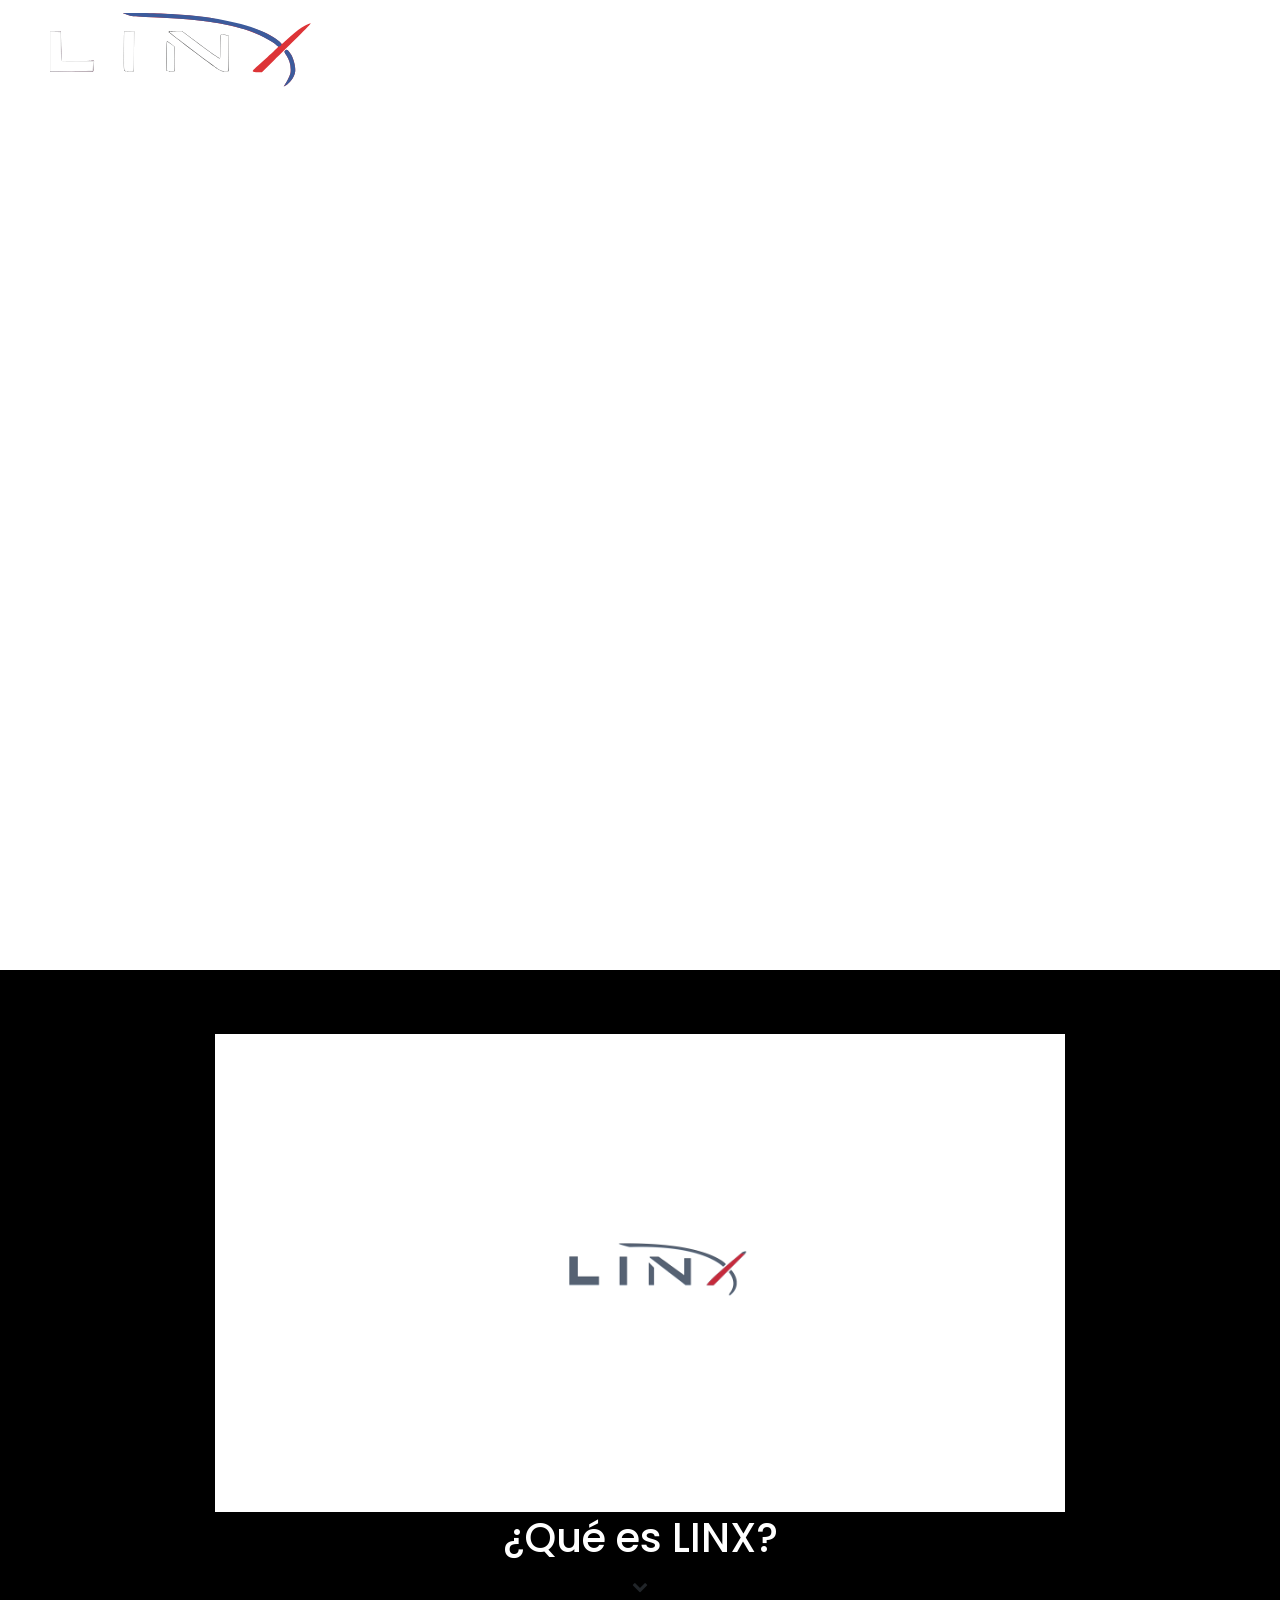
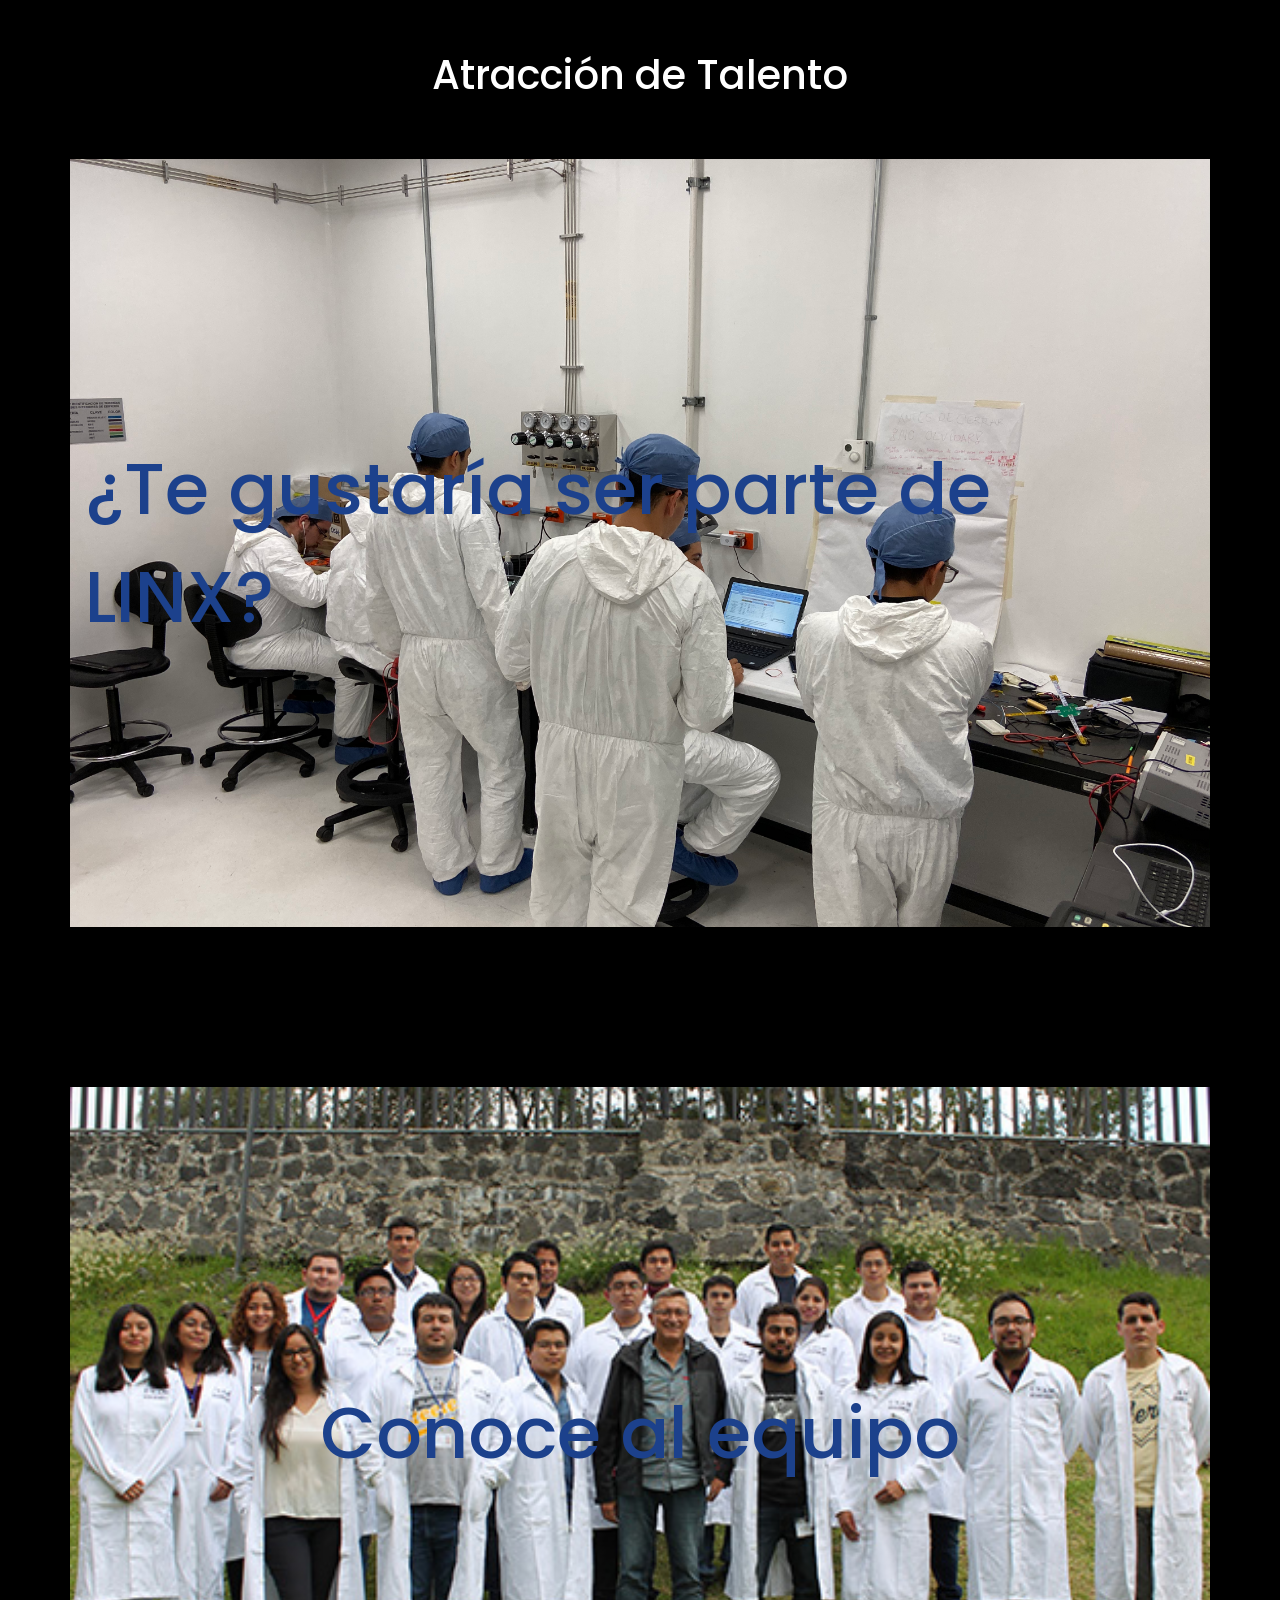
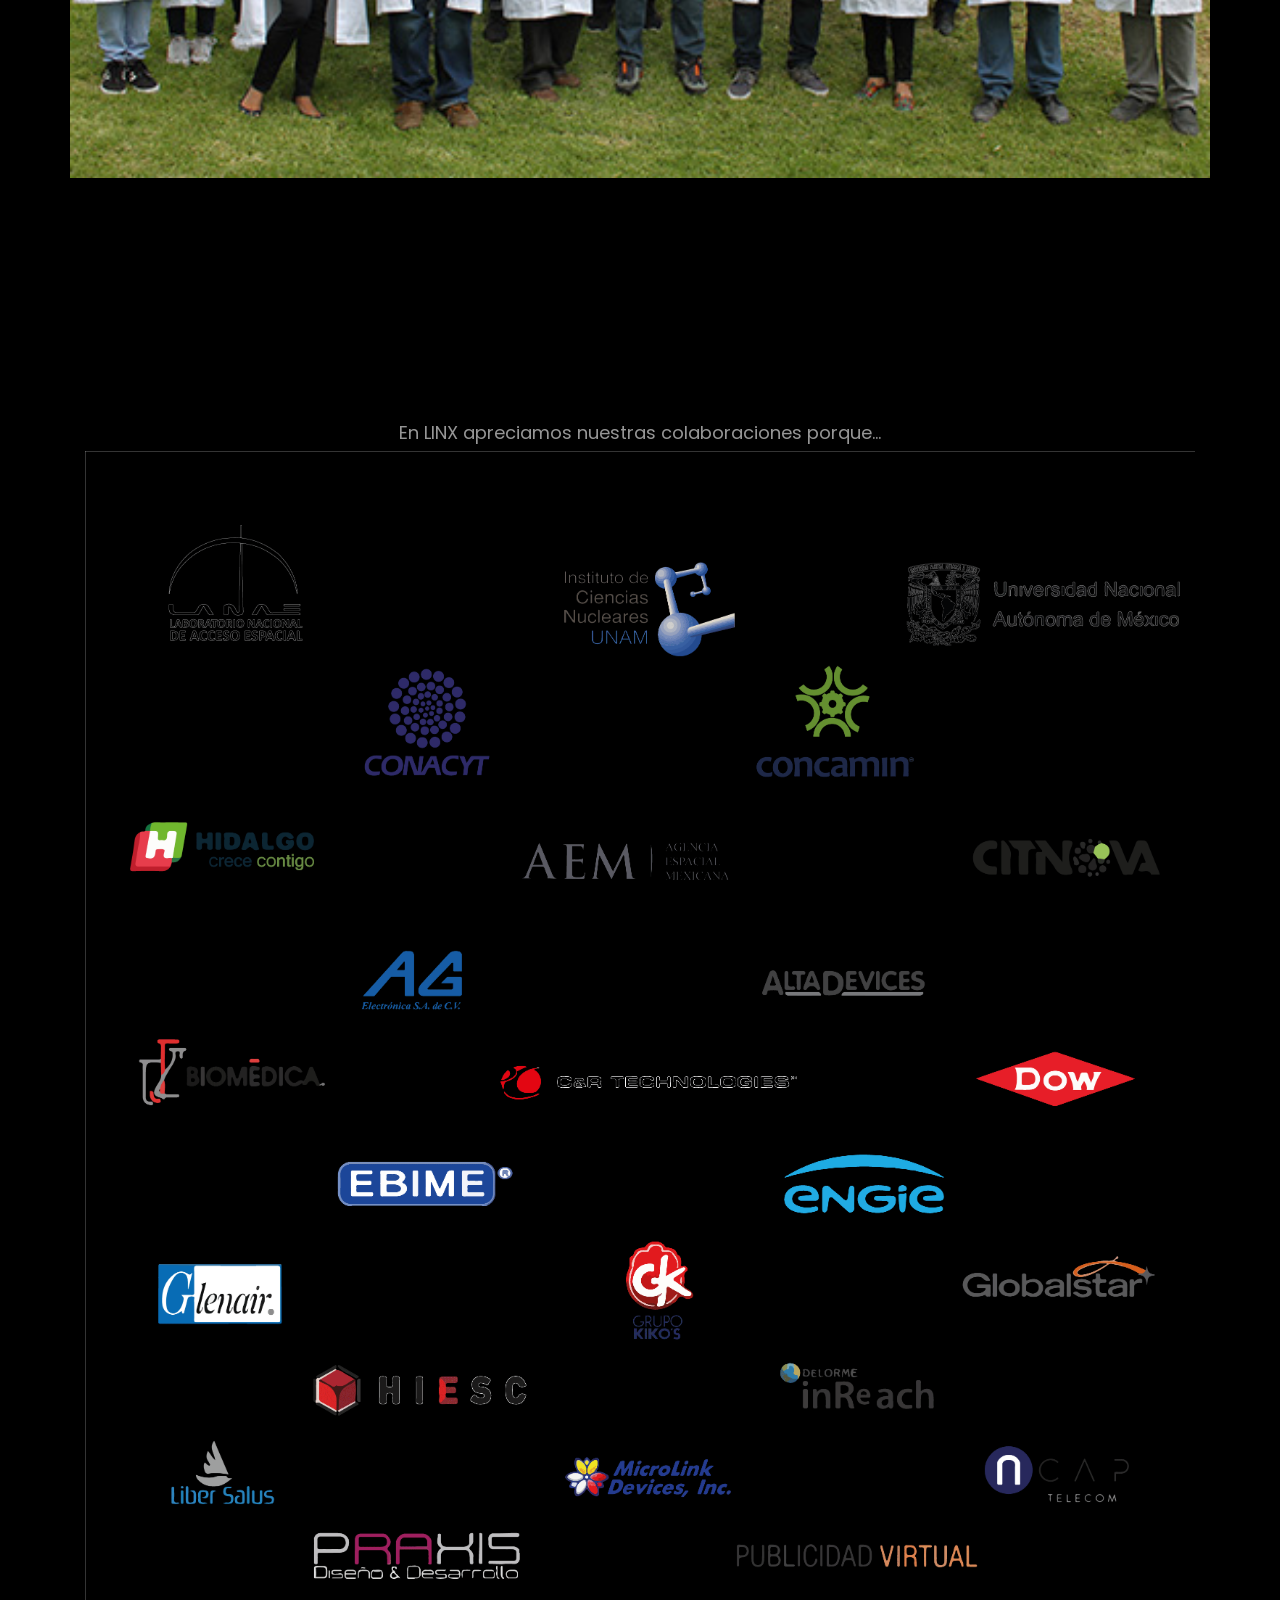
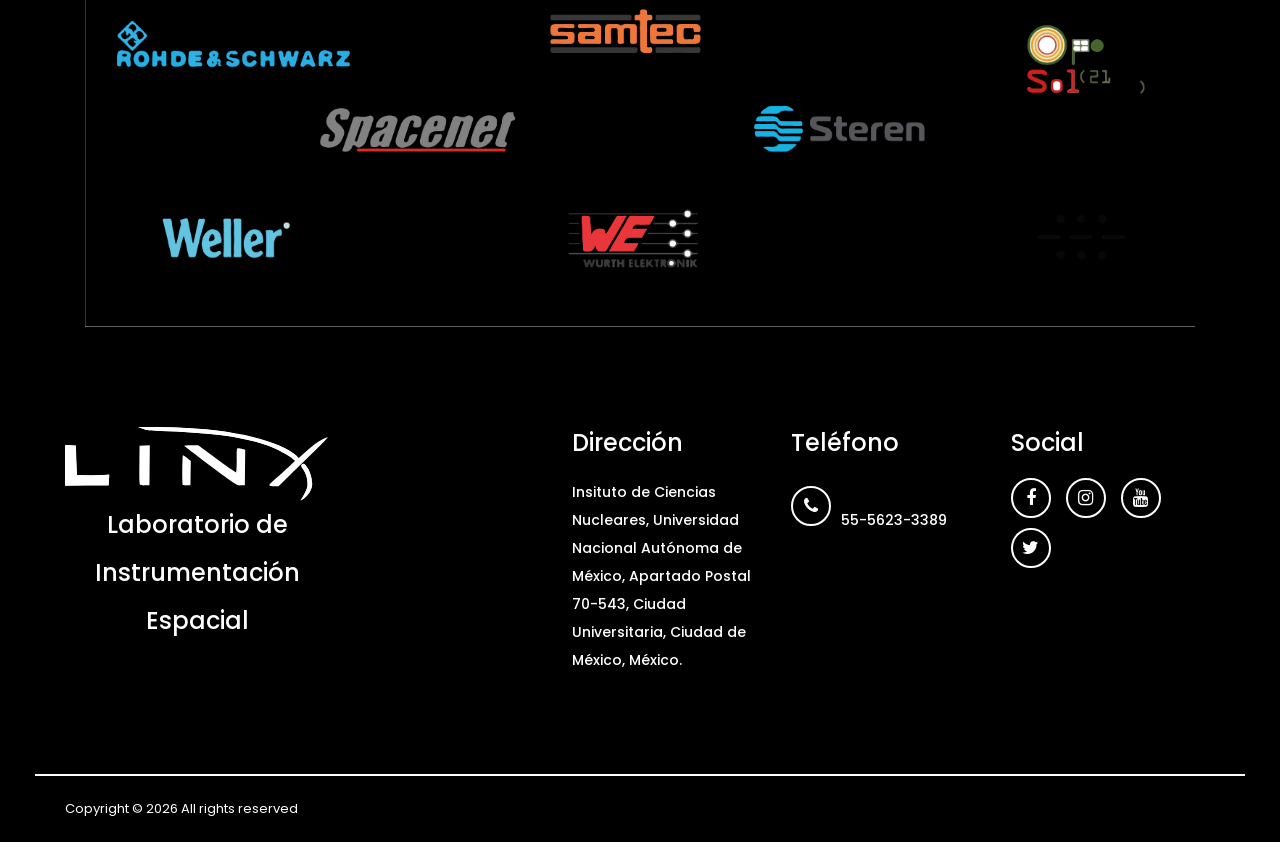
<file: linx/index.html>
<!DOCTYPE html>
<html lang="en">

<head>
    <meta charset="UTF-8">
    <meta name="description" content="">
    <meta http-equiv="X-UA-Compatible" content="IE=edge">
    <meta name="viewport" content="width=device-width, initial-scale=1, shrink-to-fit=no">
    <!-- The above 4 meta tags *must* come first in the head; any other head content must come *after* these tags -->

    <!-- Title -->
    <title>LINX</title>

    <!-- Favicon -->
    <link rel="icon" href="img/LINX_BNA_VECTOR2.svg">

    <!-- Stylesheet -->
    <link rel="stylesheet" href="style.css">

</head>

<body>
    <!-- Preloader -->
    <div class="preloader d-flex align-items-center justify-content-center">
        <div class="lds-ellipsis">
            <div></div>
            <div></div>
        </div>
    </div>

    <!-- ##### Header Area Start ##### -->
    <header class="header-area">
        <!-- Navbar Area -->
        <div class="pixel-main-menu" id="sticker">
            <div class="classy-nav-container breakpoint-off">
                <div class="container-fluid">
                    <!-- Menu -->
                    <nav class="classy-navbar justify-content-between" id="pixelNav">

                        <!-- Nav brand -->
                        <a href="index.html" class="nav-brand"><img src="img/LINX_blanco_azul_y_rojo.svg" style="max-width: 70%;" alt=""></a>

                        <!-- Navbar Toggler -->
                        <div class="classy-navbar-toggler">
                            <span class="navbarToggler"><span></span><span></span><span></span></span>
                        </div>

                        <!-- Menu -->
                        <div class="classy-menu">

                            <!-- Close Button -->
                            <div class="classycloseIcon">
                                <div class="cross-wrap"><span class="top"></span><span class="bottom"></span></div>
                            </div>

                            <!-- Nav Start -->
                            <div class="classynav">
                                <ul>
                                    <input id="searchInput" hidden placeholder="Buscar..." style="background-color: transparent; border: none; color: white;" type="text"></input>
                                    <li>
                                        <a id="searchBtn" type="text" class="fa fa-search" button></a>
                                    </li>
                                    <li><a href="redes.html">Redes</a></li>
                                    </li>

                                    <li><a href="contact.html">Contacto</a></li>
                                    <li><a href="">Menú</a>
                                        <ul class="dropdown" style="border-radius: 5%;width: auto;">
                                            <li><a href="proyectos.html">Proyectos </a></li>
                                            <li><a href="media.html">Galería</a></li>
                                            <li><a href="divulgacion.html">Divulgación</a></li>
                                        </ul>
                                    </li>

                                </ul>
                            </div>
                            <!-- Nav End -->
                        </div>
                    </nav>
                </div>
            </div>
        </div>
    </header>
    <!-- ##### Header Area End ##### -->


    <!-- ##### Hero Area Start ##### -->
    <section class="hero-area">
        <div class="hero-slideshow owl-carousel">

            <!-- Single Slide-1gif -->
            <div class="single-slide">
                <!-- Background Image-->
                <div class="slide-bg-img bg-img" style="background-image: url(https://media.giphy.com/media/Yv66XRlbWCuQw/source.gif);"></div>
                <div class="container h-100">
                    <div class="row h-100 align-items-center">
                        <div class="col-12 col-lg-9">

                        </div>
                    </div>
                </div>
            </div>
            <!-- Single Slide-1gif -->
            <div class="single-slide">
                <!-- Background Image-->
                <div class="slide-bg-img bg-img" style="background-image: url(https://media.giphy.com/media/Yv66XRlbWCuQw/source.gif)"></div>
                <!-- Welcome Text -->
                <div class="container h-100">
                    <div class="row h-100 align-items-center">
                        <div class="col-12 col-lg-9">
                        </div>
                    </div>
                </div>
            </div>

        </div>
    </section>
    <!-- ##### Hero Area End ##### -->
    <!-- ##### Sobre Linx Start ##### -->
    <div class="section-padding-0-0 text-center wow justify-content-center  " data-wow-delay="100ms " style="margin-top: 0%;background-color: black;display: flex; ">
        <div class="align-items-center justify-content-center " style="margin-top: 5%; ">
            <div class="align-items-center justify-content-center" style="display: block;">
                <div class="justify-content-center" style="display: flex;">
                    <img class="align-items-center justify-content-center" src="/linx/img/media/GIF-LINX2.gif" style="width: 850px; background-color:white ; " alt=""></div>
                <h1 style="width: 100%;display: inline-block;color:white"> ¿Qué es LINX?
                </h1>

                <a><i id="que_es_linx" class="fa fa-chevron-down"></i></a>
                <div hidden id="que_es_linx_text">
                    <p style="width: 50%;display: inline-block;color:white">LINX es el primer laboratorio en el país en poner instrumentación espacial en la estratósfera y que colabora y desarrolla instrumentación en conjunto con agencias espaciales internacionales. El objetivo de LINX es el desarrollo de
                        proyectos espaciales de alto impacto en ingeniería y ciencias básicas y aplicadas, con una fuerte componente de formación de recursos humanos en el sector espacial mexicano.

                    </p>
                    <div class="pixel-projects-menu row justify-content-center">
                        <div class=" portfolio-menu col-lg-4 col-sm-4 col-md-4">
                            <button class="btn botonesVision">Misión</button>
                        </div>
                        <div class="portfolio-menu col-lg-4 col-sm-4 col-md-4">
                            <button class="btn botonesVision">Visión</button>
                        </div>
                        <div class="portfolio-menu col-lg-4 col-sm-4 col-md-4">
                            <button class="btn botonesVision ">Valores</button>
                        </div>
                    </div>
                    <div id="Misión" class="single_gallery_item  fadeInUp">
                        <p>
                        </p>
                    </div>
                    <div id="Visión" class="single_gallery_item  fadeInUp">
                        <p>
                        </p>
                    </div>
                    <div id="Valores" class="single_gallery_item  fadeInUp">
                        <p>
                        </p>
                    </div>

                </div>
            </div>
        </div>
    </div>

    <!-- ##### Sobre Linx End ##### -->
    <!-- ##### Colmena Start 
    <section class="hero-area " >
        <div class=" " >

            <div class="single-slide2 " style="background-color: black; ">
                <div class="slide-bg-img bg-img align-items-center text-center " > <video width="100% " height="100% " controls visibility>
                    <source src="img/videos/Misión-Colmena_peregrine.mp4 " type="video/mp4 ">
                  Your browser does not support the video tag.
                  </video></div>
                <div class="container h-100 ">
                    <div class="row h-200 ">
                        <div class="col-1 ">
                            <div style="position: relative;margin-top: 70%; margin-left: 1%; ">
                                
                                
                                <a  href="# " class="btn pixel-btn mt-50 "  data-delay="700ms ">Conoce más</a>
                            </div>
                        </div>
                    </div>
                </div>
            </div>
        </div>
    </section>
     Colmena End ##### -->

    <!-- ##### reclutamiento Linx start #####-->

    <section style="background-color: black; ">
        <div class="section-padding-50-0 text-center wow fadeInUp " data-wow-delay="100ms ">
            <h1 style="color: white; ">Atracción de Talento</h1>
        </div>
        <div class="section-padding-50-0 text-center wow fadeInUp " data-wow-delay="100ms ">
        </div>
    </section>
    <section class="hero-area ">
        <div class=" ">

            <!-- Single Slide -->
            <div class="single-slide2 " style="color: black; ">
                <!-- Background Image-->


                <!-- Welcome Text -->
                <div class="container h-100 align-items-center justify-content-center slide-bg-img bg-img " style="background-image: url(/linx/img/logos/reclutamiento.jpeg);  ">
                    <div class="row h-100 justify-content-center align-items-center ">

                        <div class="welcome-text ">
                            <a href="reclutamiento.html " button>¿Te gustaría ser parte de LINX?</a>
                        </div>
                    </div>
                </div>
            </div>

        </div>
        </div>
    </section>


    <!-- ##### reclutamiento Linx end ##### -->


    <!-- ##### Equipo Linx start ##### -->

    <section style="background-color: black; ">
        <div class="section-padding-50-0 text-center wow fadeInUp " data-wow-delay="100ms ">
            <h1 style="color: white; ">Equipo LINX </h1>
        </div>
        <div class="section-padding-50-0 text-center wow fadeInUp " data-wow-delay="100ms ">
        </div>
    </section>

    <section class="hero-area ">
        <div class=" ">

            <!-- Single Slide -->
            <div class="single-slide2 " style="color: black; ">
                <!-- Background Image-->


                <!-- Welcome Text -->
                <div class="container h-100 align-items-center justify-content-center slide-bg-img bg-img " style="background-image: url(img/LINX_Gen2018.jpg); max-height: 90%; ">
                    <div class="row h-100 justify-content-center align-items-center ">

                        <div class="welcome-text ">
                            <a href="team.html " button>Conoce al equipo</a>
                        </div>
                    </div>
                </div>
            </div>

        </div>
        </div>
    </section>
    <!-- ##### Equipo Linx end ##### -->
    <!-- ##### Equipo Linx start ##### -->

    <section style="background-color: black; ">
        <div class="section-padding-50-0 text-center wow fadeInUp " data-wow-delay="100ms ">
            <h1 style="color: white; ">Colaboradores </h1>
        </div>
        <div class="section-padding-50-0 text-center wow fadeInUp " data-wow-delay="100ms ">
            <p style="margin-bottom: 0%; ">En LINX apreciamos nuestras colaboraciones porque...</p>
        </div>
    </section>

    <section class="hero-area " style="background-color: black;">
        <div class="container ">

            <!-- Single Slide -->
            <div class="single-slide2" style="height: 100%;">
                <!-- Background Image-->


                <!-- Welcome Text -->
                <div class="align-items-center justify-content-center ">
                    <img src="/linx/img/logos/todos.gif" alt="">
                    <div class="row h-100 justify-content-center align-items-center ">
                    </div>
                </div>
            </div>

        </div>
        </div>
    </section>
    <!-- ##### Equipo Linx end ##### -->


    <!-- Filtro -->

    <div id="emergVent2" class="modal ">

        <!-- Modal content -->
        <div id="emergVent2Content" style="margin-top: 8%; " class="modal-content ">
            <span id="closeSearch" class="close ">&times;</span>
            <p id="muestran"></p>
            <section hidden id="resultado" class=" section-padding-50-0 filas ">
                <div class="container ">
                    <div class="row ">
                        <!-- Single Service Block -->
                        <div class="col-4 col-md-3 ">
                            <div class="single-service-block ">
                                <img src="img/gato.png " alt=" ">
                            </div>
                        </div>
                        <!-- Single Service Block -->
                        <div class="col-4 col-lg-9 ">
                            <div class="single-service-block ">
                                <h4 id="titulo"></h4>
                                <p id="contenido"></p>
                            </div>
                        </div>
                        <!-- Single Service Block -->

                    </div>
                </div>
            </section>

        </div>

    </div>

    <!-- Filtro end-->

    <!-- ##### Footer Area Start ##### -->
    <footer class="footer-area section-padding-100-0 ">
        <div class="container-fluid ">
            <div class="row justify-content-between ">

                <!-- Single Footer Widget -->
                <div class="col-12 col-sm-4 col-md-3 ">
                    <div class="single-footer-widget mb-100 ">
                        <!-- Footer Logo -->
                        <div class="row">
                            <a href="index.html " class="footer-logo ">
                                <div style="width: 100%;"><img src="img/LINX_BNA_VECTOR_blanco.svg " alt=" "></a>
                            <br>
                            <p class="text-center widget-title " style="display: block;">Laboratorio de Instrumentación Espacial</p>
                            </div>
                        </div>
                    </div>
                </div>

                <!-- Single Footer Widget -->
                <div class="col-12 col-md-9 col-lg-8 col-xl-7 ">
                    <div class="row ">
                        <!-- Single Footer Widget -->
                        <div class="col-sm-4 ">
                            <div class="single-footer-widget mb-100 ">
                                <h5 class="widget-title ">Dirección</h5>
                                <p>Insituto de Ciencias Nucleares, Universidad Nacional Autónoma de México, Apartado Postal 70-543, Ciudad Universitaria, Ciudad de México, México.</p>
                            </div>
                        </div>

                        <!-- Single Footer Widget -->
                        <div class="col-sm-4 ">
                            <div class="single-footer-widget mb-100 ">
                                <h5 class="widget-title ">Teléfono</h5>
                                <p><i class="fa fa-phone "></i> <br> 55-5623-3389</p>
                            </div>
                        </div>

                        <!-- Single Footer Widget -->
                        <div class="col-sm-4 ">
                            <div class="single-footer-widget mb-100 ">
                                <h5 class="widget-title ">Social</h5>
                                <div class="footer-social-info ">
                                    <a href="# "><i class="fa fa-facebook "></i></a>


                                    <a href="# "><i class="fa fa-instagram "></i></a>
                                    <a href="# "><i class="fa fa-youtube "></i></a>
                                    <a href="# "><i class="fa fa-twitter "></i></a>
                                </div>
                            </div>
                        </div>
                    </div>
                </div>
            </div>
        </div>

        <!-- Copywrite Area -->
        <div class="copywrite-area ">
            <div class="container-fluid ">
                <div class="row align-items-center ">
                    <div class="col-12 col-md-6 ">
                        <div class="copywrite-content ">
                            <!-- Copywrite Text -->
                            <p class="copywrite-text ">
                                <!-- Link back to Colorlib can't be removed. Template is licensed under CC BY 3.0. -->
                                Copyright &copy;
                                <script>
                                    document.write(new Date().getFullYear());
                                </script> All rights reserved
                            </p>

    </footer>
    <!-- ##### Footer Area Start ##### -->

    <!-- ##### All Javascript Script ##### -->
    <!-- jQuery-2.2.4 js -->
    <script src="js/jquery/jquery-2.2.4.min.js "></script>
    <!-- Popper js -->
    <script src="js/bootstrap/popper.min.js "></script>
    <!-- Bootstrap js -->
    <script src="js/bootstrap/bootstrap.min.js "></script>
    <!-- All Plugins js -->
    <script src="js/plugins/plugins.js "></script>
    <!-- Active js -->
    <script src="js/active.js "></script>
</body>

</html>
</file>
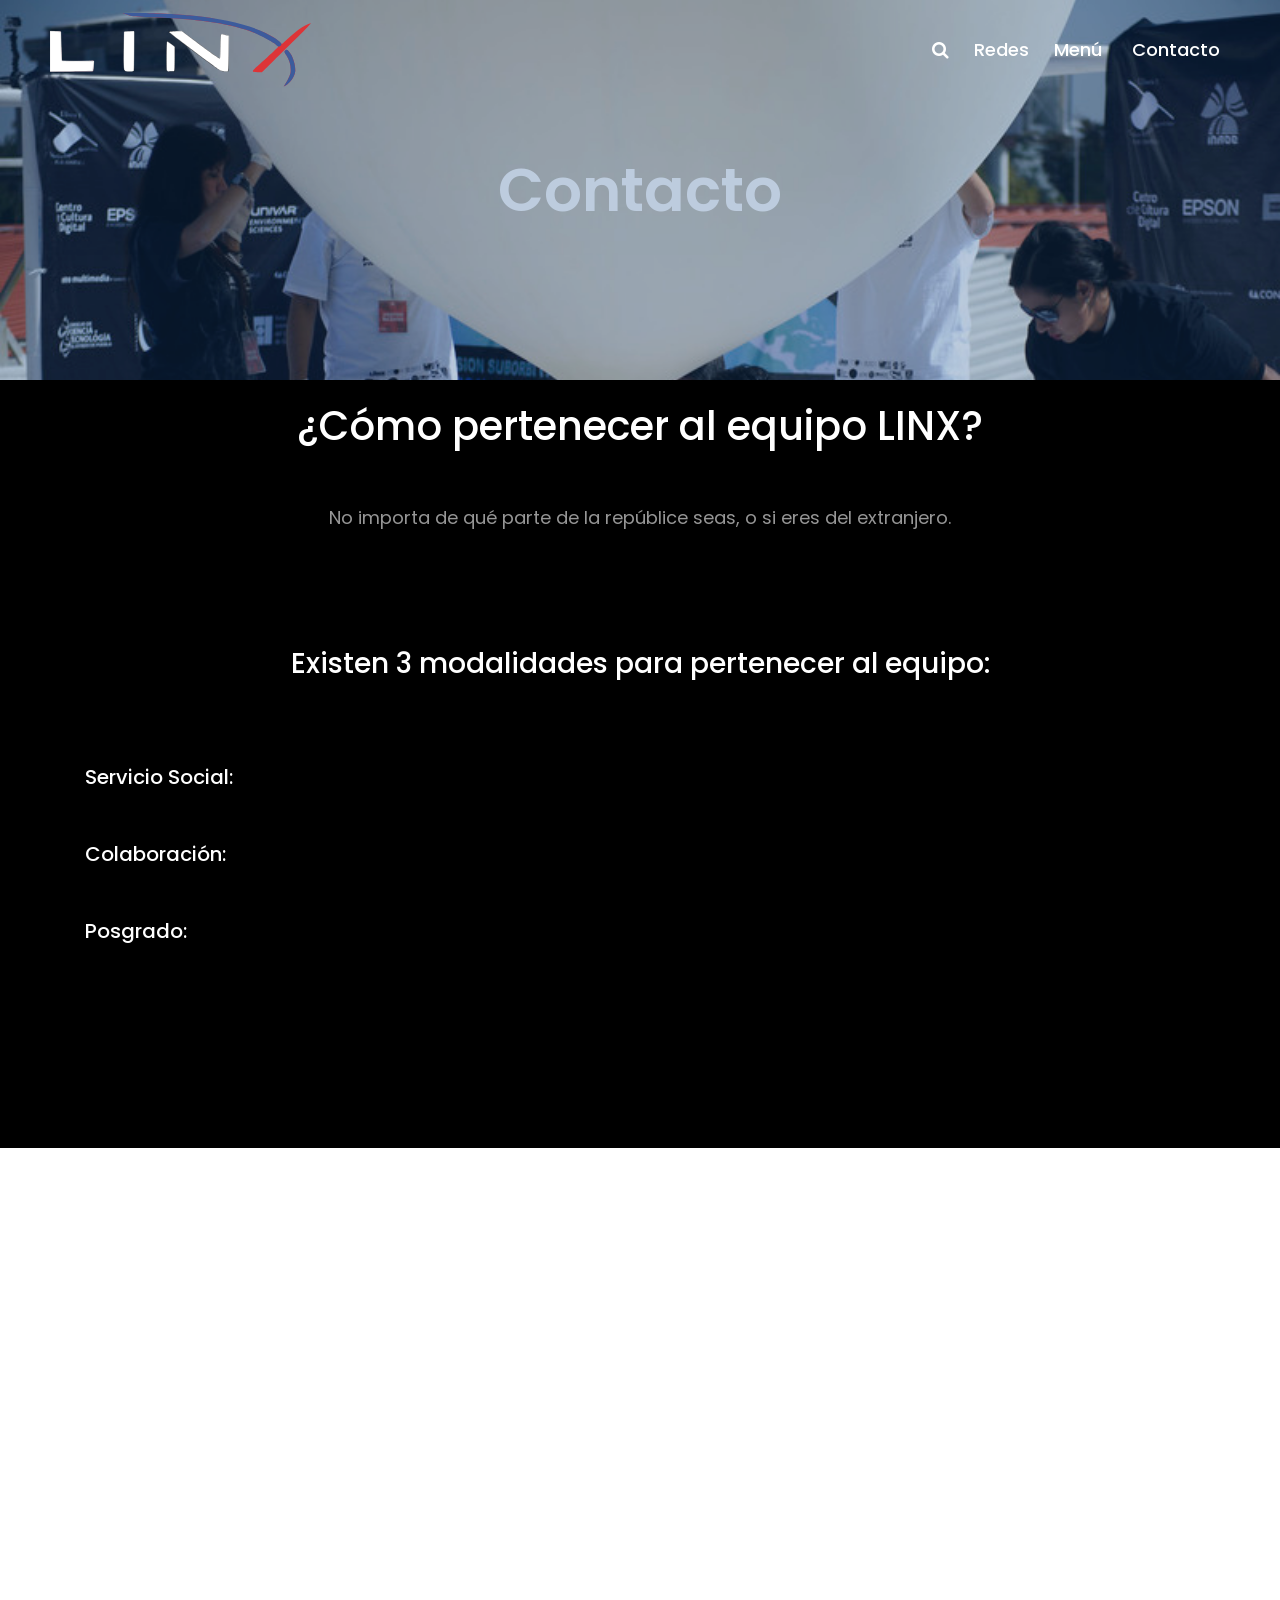
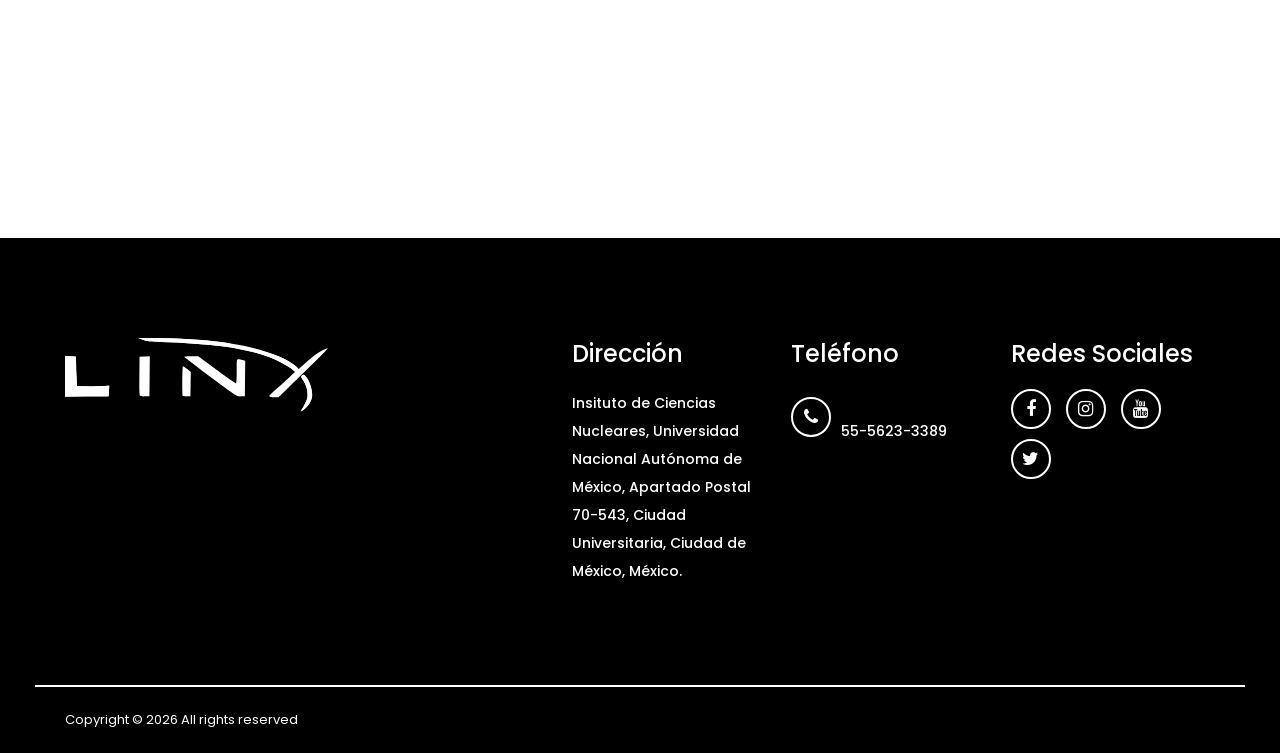
<file: linx/contact.html>
<!DOCTYPE html>
<html lang="en">

<head>
    <meta charset="UTF-8">
    <meta name="description" content="">
    <meta http-equiv="X-UA-Compatible" content="IE=edge">
    <meta name="viewport" content="width=device-width, initial-scale=1, shrink-to-fit=no">
    <!-- The above 4 meta tags *must* come first in the head; any other head content must come *after* these tags -->

    <!-- Title -->
    <title>LINX</title>

    <!-- Favicon -->
    <link rel="icon" href="img/LINX_BNA_VECTOR2.svg">

    <!-- Stylesheet -->
    <link rel="stylesheet" href="style.css">

</head>

<body>
    <!-- Preloader -->
    <div class="preloader d-flex align-items-center justify-content-center">
        <div class="lds-ellipsis">
            <div></div>
            <div></div>
        </div>
    </div>

    <!-- ##### Header Area Start ##### -->
    <header class="header-area">
        <!-- Navbar Area -->
        <div class="pixel-main-menu" id="sticker">
            <div class="classy-nav-container breakpoint-off">
                <div class="container-fluid">
                    <!-- Menu -->
                    <nav class="classy-navbar justify-content-between" id="pixelNav">

                        <!-- Nav brand -->
                        <a href="index.html" class="nav-brand"><img src="img/LINX_blanco_azul_y_rojo.svg" style="max-width: 70%;" alt=""></a>

                        <!-- Navbar Toggler -->
                        <div class="classy-navbar-toggler">
                            <span class="navbarToggler"><span></span><span></span><span></span></span>
                        </div>

                        <!-- Menu -->
                        <div class="classy-menu">

                            <!-- Close Button -->
                            <div class="classycloseIcon">
                                <div class="cross-wrap"><span class="top"></span><span class="bottom"></span></div>
                            </div>

                            <!-- Nav Start -->
                            <div class="classynav">
                                <ul>
                                    <input id="searchInput" hidden placeholder="Buscar..." style="background-color: transparent; border: none; color: white;" type="text"></input>
                                    <li>
                                        <a id="searchBtn" type="text" class="fa fa-search" button></a>
                                    </li>
                                    <li><a href="redes.html">Redes</a></li>
                                    </li>
                                    <li><a href="">Menú</a>
                                        <ul class="dropdown" style="border-radius: 5%;">
                                            <li><a href="proyectos.html">Proyectos LINX  </a></li>
                                            <li><a href="media.html">Galería</a></li>
                                            <li><a href="divulgacion.html">Divulgación</a></li>
                                        </ul>
                                    </li>
                                    <li><a href="contact.html">Contacto</a></li>
                                </ul>
                            </div>
                            <!-- Nav End -->
                        </div>
                    </nav>
                </div>
            </div>
        </div>
    </header>
    <!-- ##### Header Area End ##### -->

    <!-- ##### Breadcrumb Area Start ##### -->
    <section class="breadcrumb-area bg-img bg-overlay jarallax" style="background-image: url(img/imagen1_globo.jpg);">
        <div class="container-fluid h-100">
            <div class="row h-100 align-items-center">
                <div class="col-12">
                    <div class="breadcrumb-content">
                        <h2>Contacto</h2>
                    </div>
                </div>
            </div>
        </div>
    </section>
    <!-- ##### Breadcrumb Area End ##### -->

    <section class="hero-area">
        <div class="">

            <!-- Single Slide -->
            <div class="single-slide2" style="color: black;">
                <!-- Background Image-->


                <!-- Welcome Text -->
                <div class="container h-100 align-items-center justify-content-center slide-bg-img bg-img">
                    <div class="row h-25 justify-content-center align-items-center">
                        <h1 style="color: white;">¿Cómo pertenecer al equipo LINX?</h1>
                        <p>No importa de qué parte de la repúblice seas, o si eres del extranjero.</p>
                    </div>
                    <div class="row h-25 justify-content-center align-items-center">
                        <h3 style="color: white;">Existen 3 modalidades para pertenecer al equipo:</h3>
                    </div>
                    <div class="row h-10 ">
                        <h5 style="color: white;">Servicio Social:</h6>
                    </div>
                    <div class="row h-10 ">
                        <h5 style="color: white;">Colaboración:</h6>
                    </div>
                    <div class="row h-10 ">
                        <h5 style="color: white;">Posgrado:</h6>
                    </div>

                </div>
            </div>

        </div>
        </div>
    </section>

    <!-- ##### Google Maps ##### -->
    <div class="map-area">
        <iframe src="https://www.google.com/maps/embed?pb=!1m18!1m12!1m3!1d2662.2839387462736!2d-99.1852809366995!3d19.324154987997858!2m3!1f0!2f0!3f0!3m2!1i1024!2i768!4f13.1!3m3!1m2!1s0x85ce00071fca0bad%3A0x9989fa5b4f526717!2sUniversidad%20Nacional%20Aut%C3%B3noma%20de%20M%C3%A9xico!5e0!3m2!1ses!2smx!4v1607396221845!5m2!1ses!2smx"
            width="600" height="450" allowfullscreen></iframe>
    </div>

    <!-- ##### Contact Area Start 
    <section class="contact-area section-padding-100-0">
        <div class="container">
            <div class="row">

                
                <div class="col-12">
                    <div class="section-heading align-items-center text-center">
                        <h2>¡Sé parte de la misión!</h2>
                    </div>
                    <div class="align-items-center text-center">
                    <img src="img/imagen1_globo.jpg" alt="">
                    
                    </div>
                </div>
                <section class="container-fluid section-padding-100-0">
                    <div class="row justify-content-center">
                        <a style="margin-left: 10px;" href="#" class="btn btn-primary">Diseño gráfico</a>
                        <a style="margin-left: 10px;" href="#" class="btn btn-primary">Física</a>
                        <a style="margin-left: 10px;" href="#" class="btn btn-primary">Computación</a>

                    </div>
                </section>
            </div>
        </div>

    </section>
    ##### Contact Area End ##### -->

    <!--##### footer Area start ##### -->

    <footer class="footer-area section-padding-100-0">
        <div class="container-fluid">
            <div class="row justify-content-between">

                <!-- Single Footer Widget -->
                <div class="col-12 col-sm-6 col-md-3">
                    <div class="single-footer-widget mb-100">
                        <!-- Footer Logo -->
                        <a href="index.html" class="footer-logo"><img src="img/LINX_BNA_VECTOR_blanco.svg" alt=""></a>
                    </div>
                </div>

                <!-- Single Footer Widget -->
                <div class="col-12 col-md-9 col-lg-8 col-xl-7">
                    <div class="row">
                        <!-- Single Footer Widget -->
                        <div class="col-sm-4">
                            <div class="single-footer-widget mb-100">
                                <h5 class="widget-title">Dirección</h5>
                                <p>Insituto de Ciencias Nucleares, Universidad Nacional Autónoma de México, Apartado Postal 70-543, Ciudad Universitaria, Ciudad de México, México.</p>
                            </div>
                        </div>

                        <!-- Single Footer Widget -->
                        <div class="col-sm-4">
                            <div class="single-footer-widget mb-100">
                                <h5 class="widget-title">Teléfono</h5>
                                <p><i class="fa fa-phone"></i> <br> 55-5623-3389</p>
                            </div>
                        </div>

                        <!-- Single Footer Widget -->
                        <div class="col-sm-4">
                            <div class="single-footer-widget mb-100">
                                <h5 class="widget-title">Redes Sociales</h5>
                                <div class="footer-social-info">
                                    <a href="#"><i class="fa fa-facebook"></i></a>


                                    <a href="#"><i class="fa fa-instagram"></i></a>
                                    <a href="#"><i class="fa fa-youtube"></i></a>
                                    <a href="#"><i class="fa fa-twitter"></i></a>
                                </div>
                            </div>
                        </div>
                    </div>
                </div>
            </div>
        </div>
        <!-- Filtro -->

        <div id="emergVent2" class="modal ">

            <!-- Modal content -->
            <div id="emergVent2Content" style="margin-top: 8%; " class="modal-content ">
                <span id="closeSearch" class="close ">&times;</span>
                <p id="muestran"></p>
                <section hidden id="resultado" class=" section-padding-50-0 filas ">
                    <div class="container ">
                        <div class="row ">
                            <!-- Single Service Block -->
                            <div class="col-4 col-md-3 ">
                                <div class="single-service-block ">
                                    <img src="img/gato.png " alt=" ">
                                </div>
                            </div>
                            <!-- Single Service Block -->
                            <div class="col-4 col-lg-9 ">
                                <div class="single-service-block ">
                                    <h4 id="titulo"></h4>
                                    <p id="contenido"></p>
                                </div>
                            </div>
                            <!-- Single Service Block -->

                        </div>
                    </div>
                </section>

            </div>

        </div>

        <!-- Filtro end-->

        <!-- Copywrite Area -->
        <div class="copywrite-area">
            <div class="container-fluid">
                <div class="row align-items-center">
                    <div class="col-12 col-md-6">
                        <div class="copywrite-content">
                            <!-- Copywrite Text -->
                            <p class="copywrite-text">
                                <!-- Link back to Colorlib can't be removed. Template is licensed under CC BY 3.0. -->
                                Copyright &copy;
                                <script>
                                    document.write(new Date().getFullYear());
                                </script> All rights reserved
                            </p>

    </footer>
    <!-- ##### All Javascript Script ##### -->
    <!-- jQuery-2.2.4 js -->
    <script src="js/jquery/jquery-2.2.4.min.js"></script>
    <!-- Popper js -->
    <script src="js/bootstrap/popper.min.js"></script>
    <!-- Bootstrap js -->
    <script src="js/bootstrap/bootstrap.min.js"></script>
    <!-- All Plugins js -->
    <script src="js/plugins/plugins.js"></script>
    <!-- Active js -->
    <script src="js/active.js"></script>
</body>

</html>
</file>
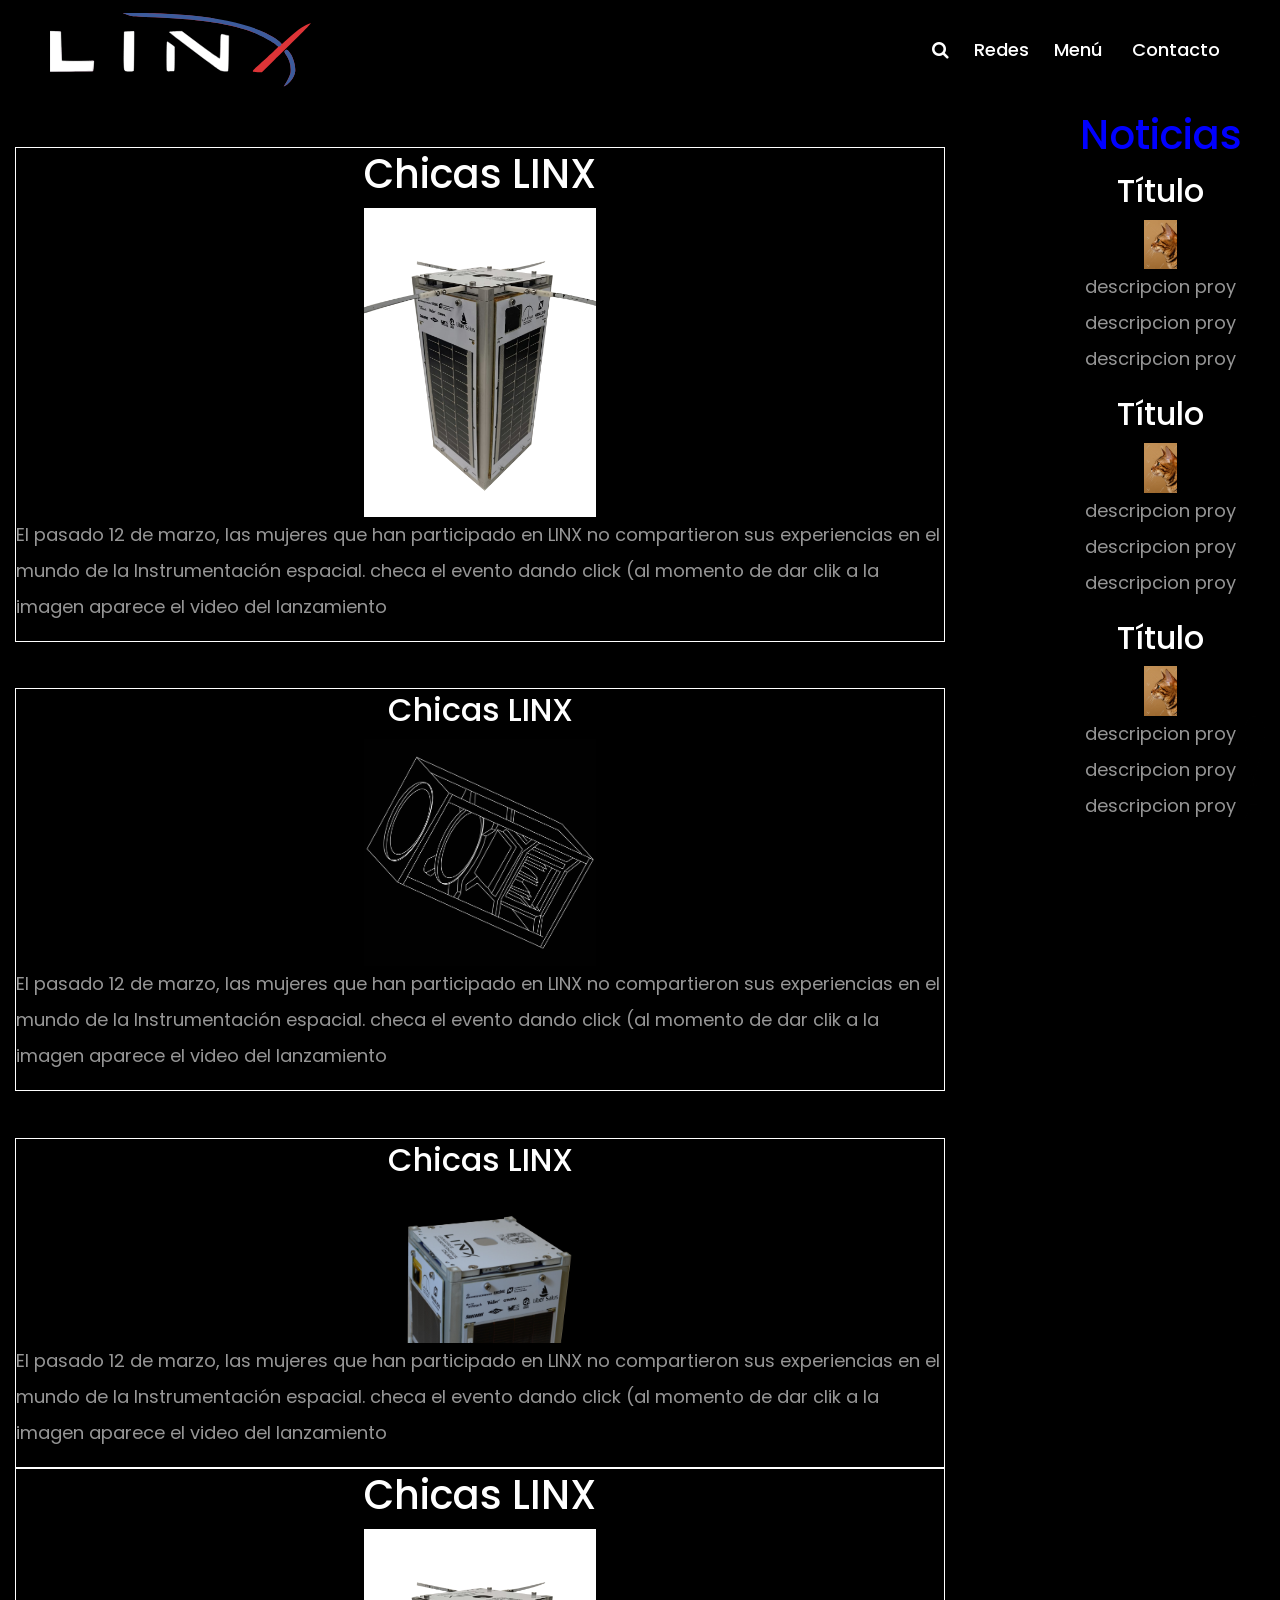
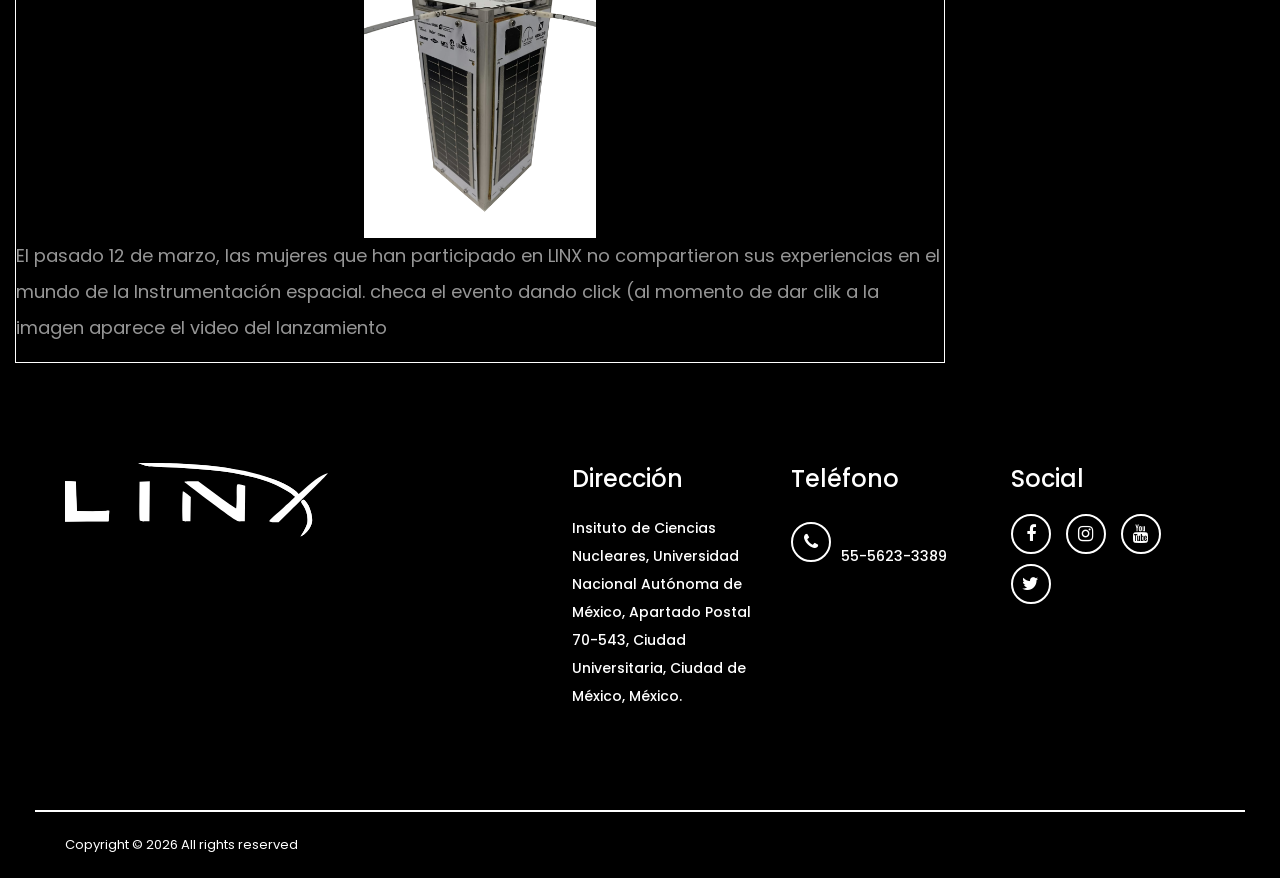
<file: linx/divulgacion.html>
<!DOCTYPE html>
<html lang="en">

<head>
    <meta charset="UTF-8">
    <meta name="description" content="">
    <meta http-equiv="X-UA-Compatible" content="IE=edge">
    <meta name="viewport" content="width=device-width, initial-scale=1, shrink-to-fit=no">
    <!-- The above 4 meta tags *must* come first in the head; any other head content must come *after* these tags -->

    <!-- Title -->
    <title>LINX</title>

    <!-- Favicon -->
    <link rel="icon" href="img/LINX_BNA_VECTOR2.svg">

    <!-- Stylesheet -->
    <link rel="stylesheet" href="style.css">

</head>

<body>
    <!-- Preloader -->
    <div class="preloader d-flex align-items-center justify-content-center">
        <div class="lds-ellipsis">
            <div></div>
            <div></div>
        </div>
    </div>

    <!-- ##### Header Area Start ##### -->
    <header class="header-area">
        <!-- Navbar Area -->
        <div class="pixel-main-menu" id="sticker">
            <div class="classy-nav-container breakpoint-off">
                <div class="container-fluid">
                    <!-- Menu -->
                    <nav class="classy-navbar justify-content-between" id="pixelNav">

                        <!-- Nav brand -->
                        <a href="index.html" class="nav-brand"><img src="img/LINX_blanco_azul_y_rojo.svg" style="max-width: 70%;" alt=""></a>

                        <!-- Navbar Toggler -->
                        <div class="classy-navbar-toggler">
                            <span class="navbarToggler"><span></span><span></span><span></span></span>
                        </div>

                        <!-- Menu -->
                        <div class="classy-menu">

                            <!-- Close Button -->
                            <div class="classycloseIcon">
                                <div class="cross-wrap"><span class="top"></span><span class="bottom"></span></div>
                            </div>

                            <!-- Nav Start -->
                            <div class="classynav">
                                <ul>
                                    <input id="searchInput" hidden placeholder="Buscar..." style="background-color: transparent; border: none; color: white;" type="text"></input>
                                    <li>
                                        <a id="searchBtn" type="text" class="fa fa-search" button></a>
                                    </li>
                                    <li><a href="redes.html">Redes</a></li>
                                    </li>
                                    <li><a href="">Menú</a>
                                        <ul class="dropdown" style="border-radius: 5%;">
                                            <li><a href="proyectos.html">Proyectos LINX  </a></li>
                                            <li><a href="media.html">Galería</a></li>
                                            <li><a href="divulgacion.html">Divulgación</a></li>
                                        </ul>
                                    </li>
                                    <li><a href="contact.html">Contacto</a></li>
                                </ul>
                            </div>
                            <!-- Nav End -->
                        </div>
                    </nav>
                </div>
            </div>
        </div>
    </header>
    <!-- ##### Header Area End ##### -->

    <section style="background-color: black;">
        <div class="section-padding-50-0 text-center wow fadeInUp" data-wow-delay="100ms">
        </div>
        <div class="section-padding-50-0 text-center wow fadeInUp" data-wow-delay="100ms">
        </div>
    </section>

    <!-- ##### Services Catagory Area Start ##### 
    <div class="services-catagory-area d-flex flex-wrap">
        <div class="single-service-cata bg-img d-flex align-items-center justify-content-center jarallax" style="background-image: url(img/bg-img/19.jpg);">
            <a href="#">VR / AR</a>
        </div>
        <div class="single-service-cata bg-img d-flex align-items-center justify-content-center jarallax" style="background-image: url(img/bg-img/20.jpg);">
            <a href="#">Artificial <br> Inteligence</a>
        </div>
        <div class="single-service-cata bg-img d-flex align-items-center justify-content-center jarallax" style="background-image: url(img/bg-img/21.jpg);">
            <a href="#">User <br> Experience</a>
        </div>
    </div>
  

   
    <section class="services-block-area section-padding-100-0">
        <div class="container">
            <div class="row">
                <div class="col-12 col-md-6 col-lg-4">
                    <div class="single-service-block mb-100 wow fadeInUp" data-wow-delay="100ms">
                        <h4>vision</h4>
                        <p>Lorem ipsum dolor sit amet, consectetur adipiscing elit. Ut hendrerit, elit pulvinar interdum dapibus, est dui convallis orci, vel gravida erat ante in sapien.</p>
                    </div>
                </div>
                <div class="col-12 col-md-6 col-lg-4">
                    <div class="single-service-block mb-100 wow fadeInUp" data-wow-delay="300ms">
                        <h4>future</h4>
                        <p>Lorem ipsum dolor sit amet, consectetur adipiscing elit. Ut hendrerit, elit pulvinar interdum dapibus, est dui convallis orci, vel gravida erat ante in sapien.</p>
                    </div>
                </div>
                <div class="col-12 col-md-6 col-lg-4">
                    <div class="single-service-block mb-100 wow fadeInUp" data-wow-delay="500ms">
                        <h4>intelligence</h4>
                        <p>Lorem ipsum dolor sit amet, consectetur adipiscing elit. Ut hendrerit, elit pulvinar interdum dapibus, est dui convallis orci, vel gravida erat ante in sapien.</p>
                    </div>
                </div>
            </div>
        </div>
    </section> 
   ##### Services Block Area End ##### -->

    <section class="hero-area row" style="background-color: black;width: 100%;">


        <!-- Single Slide -->
        <div class="col-lg-9 col-md-9 col-sm-8" style="color: black;justify-content: center;  ">
            <!-- Background Image-->
            <div style="margin-bottom: 0%;margin-top: 5%; display: inline-block;" class="">
                <div class="align-items-center justify-content-center bordeBlanco" style="display: block; border-color:white;
                        ;">
                    <h1 style="color: white;text-align: center;">Chicas LINX</h1>
                    <div class="justify-content-center" style="display: flex;">
                        <img class="align-items-center justify-content-center" src="/linx/img/logos/divulgacion/CubeSat 1.png" style="width: 25%;height: 27%; background-color:white ; " alt=""></div>
                    <p style="width: 100%;display: inline-block;"> El pasado 12 de marzo, las mujeres que han participado en LINX no compartieron sus experiencias en el mundo de la Instrumentación espacial. checa el evento dando click (al momento de dar clik a la imagen aparece el video del lanzamiento
                    </p>

                </div>
                <div class="align-items-center justify-content-center bordeBlanco" style=" display: block;border-color:white;margin-top: 5%;
                       ">
                    <h2 style="color: white;text-align: center;">Chicas LINX</h2>
                    <div class="justify-content-center" style="display: flex;">
                        <img class="align-items-center justify-content-center" src="/linx/img/logos/divulgacion/SATELITE 2.jpg" style="width: 25%;height: 27%; background-color:white ; " alt=""></div>
                    <p style="width: 100%;display: inline-block;"> El pasado 12 de marzo, las mujeres que han participado en LINX no compartieron sus experiencias en el mundo de la Instrumentación espacial. checa el evento dando click (al momento de dar clik a la imagen aparece el video del lanzamiento
                    </p>

                </div>
                <div class="align-items-center justify-content-center bordeBlanco" style=" display: block;border-color:white;margin-top: 5%;
                        ">
                    <h2 style="color: white;text-align: center;">Chicas LINX</h2>
                    <div class="justify-content-center align-items-center" style="margin-left:37.5%;width: 25%;height: 27%;">
                        <img src="/linx/img/logos/divulgacion/CubeSat 3.png" alt=""> </div>
                    <p style="width: 100%;display: inline-block;"> El pasado 12 de marzo, las mujeres que han participado en LINX no compartieron sus experiencias en el mundo de la Instrumentación espacial. checa el evento dando click (al momento de dar clik a la imagen aparece el video del lanzamiento
                    </p>

                </div>
                <div class="align-items-center justify-content-center bordeBlanco" style="display: block; border-color:white;
                        ;">
                    <h1 style="color: white;text-align: center;">Chicas LINX</h1>
                    <div class="justify-content-center" style="display: flex;">
                        <img class="align-items-center justify-content-center" src="/linx/img/logos/divulgacion/CubeSat 1.png" style="width: 25%;height: 27%; background-color:white ; " alt=""></div>
                    <p style="width: 100%;display: inline-block;"> El pasado 12 de marzo, las mujeres que han participado en LINX no compartieron sus experiencias en el mundo de la Instrumentación espacial. checa el evento dando click (al momento de dar clik a la imagen aparece el video del lanzamiento
                    </p>

                </div>


            </div>

        </div>
        <div class="col-lg-2 col-md-2 col-sm-3" style="margin-left:auto;margin-right: 1%;overflow: hidden;">
            <h1 style="margin-top:5%;color:blue;align-items: center; justify-content:center;display: flex;">Noticias</h1>

            <div class="row align-items-center justify-content-center" style="margin-top:5%;display: block;">
                <h2 style="margin-top:5%;color:white;align-items: center; justify-content:center;display: flex;">Título</h2>
                <div class="justify-content-center" style="display: flex;">
                    <img class="align-items-center justify-content-center" src="/linx/img/gato.png" style="width: 18%;height: 18%; background-color:white ; " alt=""></div>
                <p style="width: 100%; display: flex;text-align: center;"> descripcion proy descripcion proy descripcion proy</p>

            </div>
            <div class="row align-items-center justify-content-center" style="margin-top:5%;display: block;">
                <h2 style="margin-top:5%;color:white;align-items: center; justify-content:center;display: flex;">Título</h2>
                <div class="justify-content-center" style="display: flex;">
                    <img class="align-items-center justify-content-center" src="/linx/img/gato.png" style="width: 18%;height: 18%; background-color:white ; " alt=""></div>
                <p style="width: 100%; display: flex;text-align: center;"> descripcion proy descripcion proy descripcion proy</p>

            </div>
            <div class="row align-items-center justify-content-center" style="margin-top:5%;display: block;">
                <h2 style="margin-top:5%;color:white;align-items: center; justify-content:center;display: flex;">Título</h2>
                <div class="justify-content-center" style="display: flex;">
                    <img class="align-items-center justify-content-center" src="/linx/img/gato.png" style="width: 18%;height: 18%; background-color:white ; " alt=""></div>
                <p style="width: 100%; display: flex;text-align: center;"> descripcion proy descripcion proy descripcion proy</p>

            </div>


        </div>







    </section>


    <!-- ##### Footer Area Start ##### -->
    <footer class="footer-area section-padding-100-0">
        <div class="container-fluid">
            <div class="row justify-content-between">

                <!-- Single Footer Widget -->
                <div class="col-12 col-sm-6 col-md-3">
                    <div class="single-footer-widget mb-100">
                        <!-- Footer Logo -->
                        <a href="index.html" class="footer-logo"><img src="img/LINX_BNA_VECTOR_blanco.svg" alt=""></a>
                    </div>
                </div>

                <!-- Single Footer Widget -->
                <div class="col-12 col-md-9 col-lg-8 col-xl-7">
                    <div class="row">
                        <!-- Single Footer Widget -->
                        <div class="col-sm-4">
                            <div class="single-footer-widget mb-100">
                                <h5 class="widget-title">Dirección</h5>
                                <p>Insituto de Ciencias Nucleares, Universidad Nacional Autónoma de México, Apartado Postal 70-543, Ciudad Universitaria, Ciudad de México, México.</p>
                            </div>
                        </div>

                        <!-- Single Footer Widget -->
                        <div class="col-sm-4">
                            <div class="single-footer-widget mb-100">
                                <h5 class="widget-title">Teléfono</h5>
                                <p><i class="fa fa-phone"></i> <br> 55-5623-3389</p>
                            </div>
                        </div>

                        <!-- Single Footer Widget -->
                        <div class="col-sm-4">
                            <div class="single-footer-widget mb-100">
                                <h5 class="widget-title">Social</h5>
                                <div class="footer-social-info">
                                    <a href="#"><i class="fa fa-facebook"></i></a>


                                    <a href="#"><i class="fa fa-instagram"></i></a>
                                    <a href="#"><i class="fa fa-youtube"></i></a>
                                    <a href="#"><i class="fa fa-twitter"></i></a>
                                </div>
                            </div>
                        </div>
                    </div>
                </div>
            </div>
        </div>

        <!-- Copywrite Area -->
        <div class="copywrite-area">
            <div class="container-fluid">
                <div class="row align-items-center">
                    <div class="col-12 col-md-6">
                        <div class="copywrite-content">
                            <!-- Copywrite Text -->
                            <p class="copywrite-text">
                                <!-- Link back to Colorlib can't be removed. Template is licensed under CC BY 3.0. -->
                                Copyright &copy;
                                <script>
                                    document.write(new Date().getFullYear());
                                </script> All rights reserved
                            </p>

    </footer>
    <!-- ##### Footer Area end ##### -->

    <!-- ##### All Javascript Script ##### -->
    <!-- jQuery-2.2.4 js -->
    <script src="js/jquery/jquery-2.2.4.min.js"></script>
    <!-- Popper js -->
    <script src="js/bootstrap/popper.min.js"></script>
    <!-- Bootstrap js -->
    <script src="js/bootstrap/bootstrap.min.js"></script>
    <!-- All Plugins js -->
    <script src="js/plugins/plugins.js"></script>
    <!-- Active js -->
    <script src="js/active.js"></script>
</body>

</html>
</file>
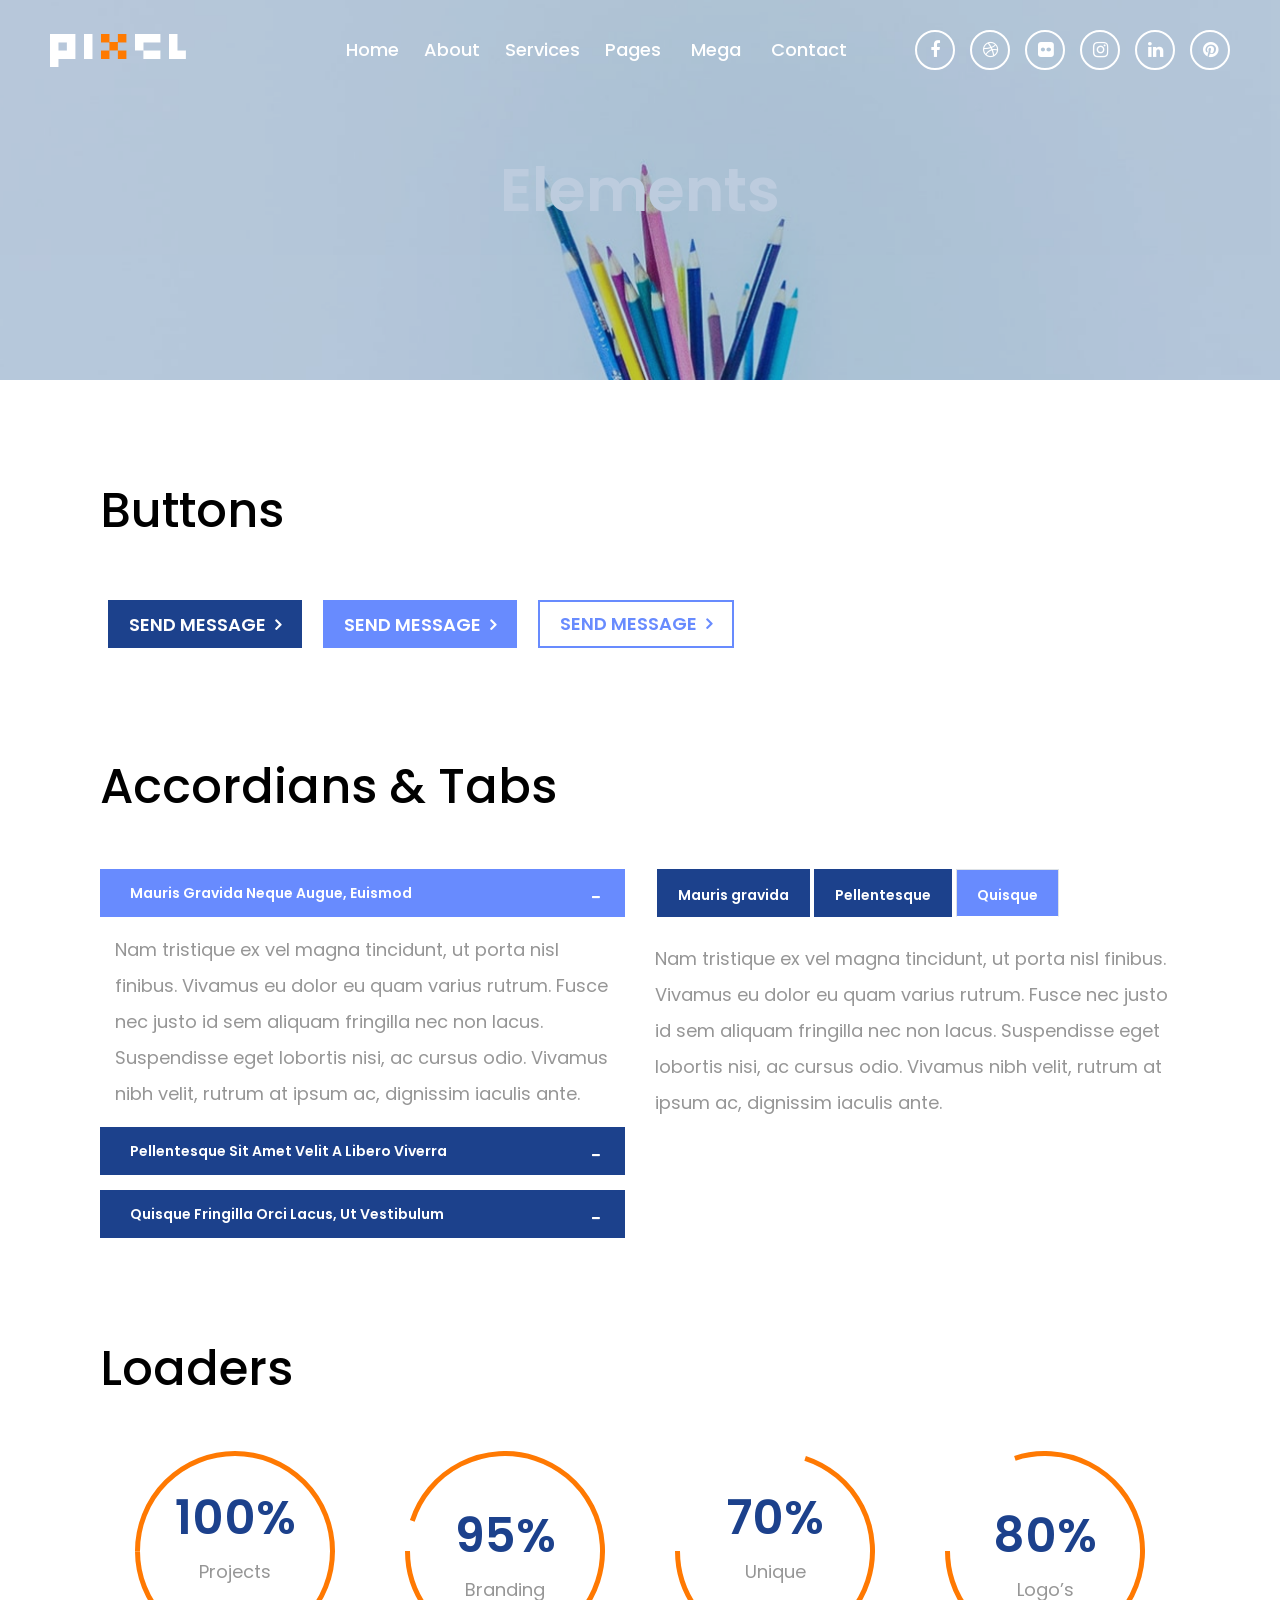
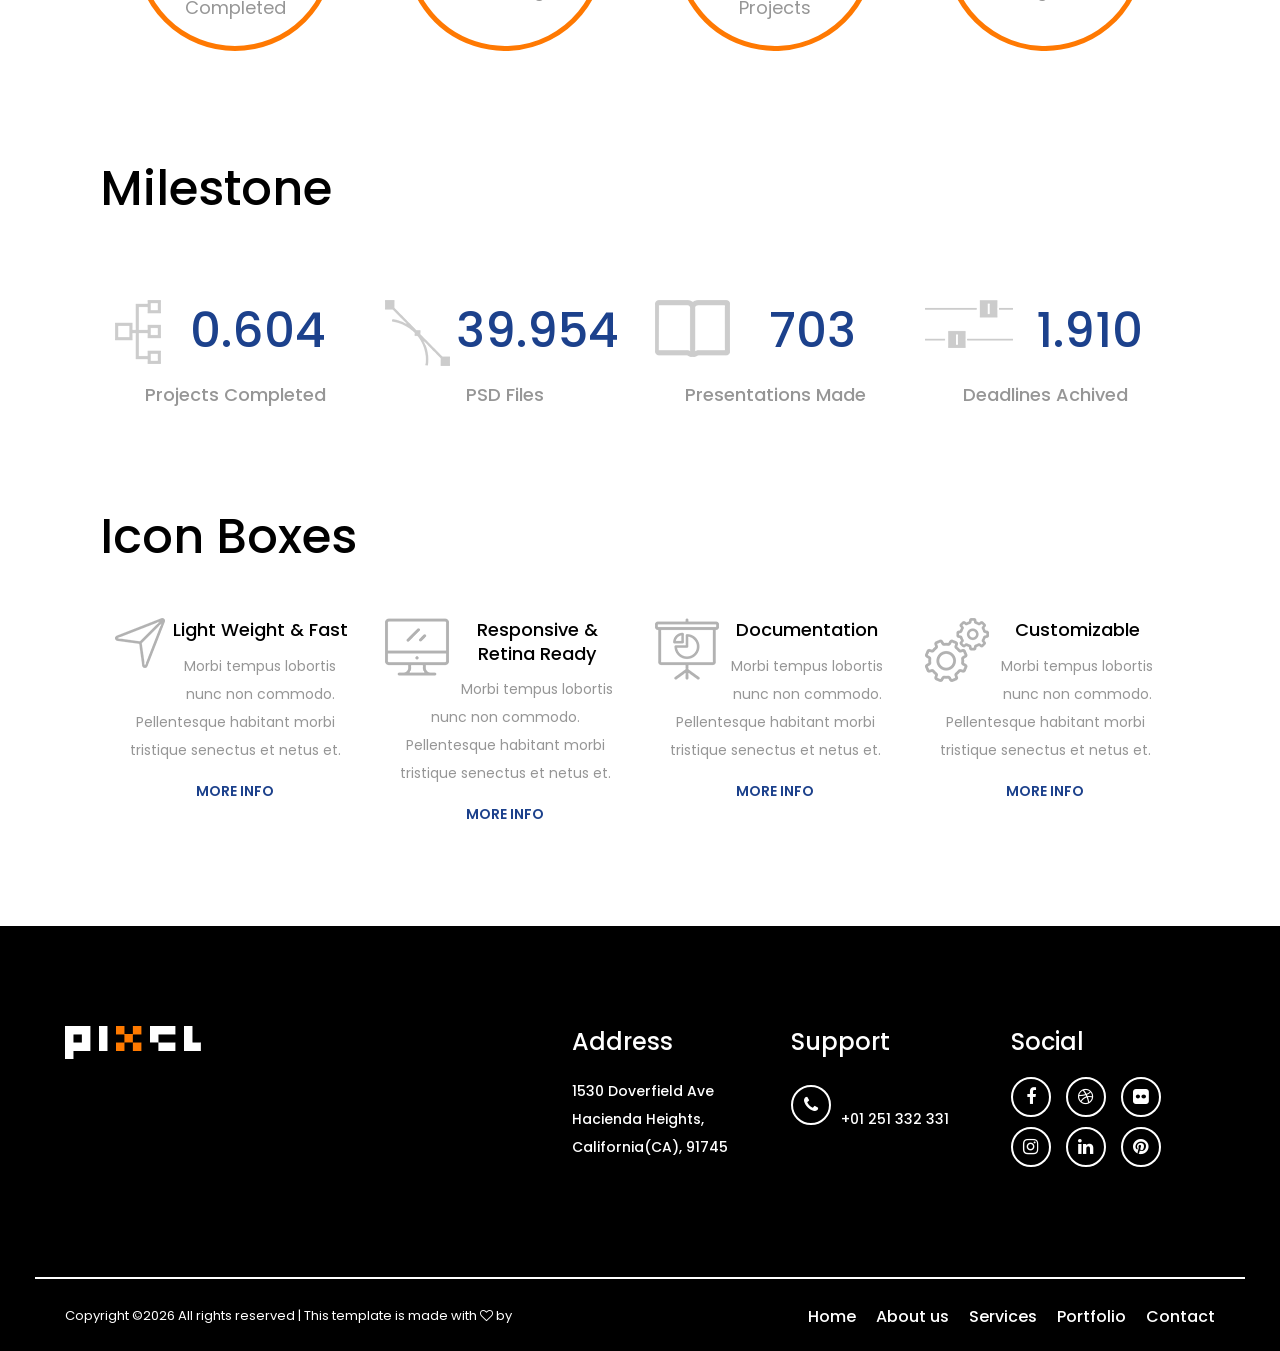
<file: linx/elements.html>
<!DOCTYPE html>
<html lang="en">

<head>
    <meta charset="UTF-8">
    <meta name="description" content="">
    <meta http-equiv="X-UA-Compatible" content="IE=edge">
    <meta name="viewport" content="width=device-width, initial-scale=1, shrink-to-fit=no">
    <!-- The above 4 meta tags *must* come first in the head; any other head content must come *after* these tags -->

    <!-- Title -->
    <title>Pixel - Digital Agency HTML Template</title>

    <!-- Favicon -->
    <link rel="icon" href="img/core-img/favicon.ico">

    <!-- Stylesheet -->
    <link rel="stylesheet" href="style.css">

</head>

<body>
    <!-- Preloader -->
    <div class="preloader d-flex align-items-center justify-content-center">
        <div class="lds-ellipsis">
            <div></div>
            <div></div>
            <div></div>
            <div></div>
        </div>
    </div>

    <!-- ##### Header Area Start ##### -->
    <header class="header-area">
        <!-- Navbar Area -->
        <div class="pixel-main-menu" id="sticker">
            <div class="classy-nav-container breakpoint-off">
                <div class="container-fluid">
                    <!-- Menu -->
                    <nav class="classy-navbar justify-content-between" id="pixelNav">

                        <!-- Nav brand -->
                        <a href="index.html" class="nav-brand"><img src="img/core-img/logo.png" alt=""></a>

                        <!-- Navbar Toggler -->
                        <div class="classy-navbar-toggler">
                            <span class="navbarToggler"><span></span><span></span><span></span></span>
                        </div>

                        <!-- Menu -->
                        <div class="classy-menu">

                            <!-- Close Button -->
                            <div class="classycloseIcon">
                                <div class="cross-wrap"><span class="top"></span><span class="bottom"></span></div>
                            </div>

                            <!-- Nav Start -->
                            <div class="classynav">
                                <ul>
                                    <li><a href="index.html">Home</a></li>
                                    <li><a href="about.html">About</a></li>
                                    <li><a href="services.html">Services</a></li>
                                    <li><a href="portfolio.html">Pages</a>
                                        <ul class="dropdown">
                                            <li><a href="index.html">Home</a></li>
                                            <li><a href="about.html">About Us</a></li>
                                            <li><a href="services.html">Services</a>
                                                <ul class="dropdown">
                                                    <li><a href="index.html">Home</a></li>
                                                    <li><a href="about.html">About Us</a></li>
                                                    <li><a href="services.html">Services</a></li>
                                                    <li><a href="portfolio.html">Portfolio</a>
                                                        <ul class="dropdown">
                                                            <li><a href="index.html">Home</a></li>
                                                            <li><a href="about.html">About Us</a></li>
                                                            <li><a href="services.html">Services</a></li>
                                                            <li><a href="portfolio.html">Portfolio</a></li>
                                                            <li><a href="contact.html">Contact</a></li>
                                                            <li><a href="elements.html">Elements</a></li>
                                                        </ul>
                                                    </li>
                                                    <li><a href="contact.html">Contact</a></li>
                                                    <li><a href="elements.html">Elements</a></li>
                                                </ul>
                                            </li>
                                            <li><a href="portfolio.html">Portfolio</a></li>
                                            <li><a href="contact.html">Contact</a></li>
                                            <li><a href="elements.html">Elements</a></li>
                                        </ul>
                                    </li>
                                    <li><a href="#">Mega</a>
                                        <div class="megamenu">
                                            <ul class="single-mega cn-col-4">
                                                <li><a href="index.html">Home</a></li>
                                                <li><a href="about.html">About Us</a></li>
                                                <li><a href="services.html">Services</a></li>
                                                <li><a href="portfolio.html">Portfolio</a></li>
                                                <li><a href="contact.html">Contact</a></li>
                                                <li><a href="elements.html">Elements</a></li>
                                            </ul>
                                            <ul class="single-mega cn-col-4">
                                                <li><a href="index.html">Home</a></li>
                                                <li><a href="about.html">About Us</a></li>
                                                <li><a href="services.html">Services</a></li>
                                                <li><a href="portfolio.html">Portfolio</a></li>
                                                <li><a href="contact.html">Contact</a></li>
                                                <li><a href="elements.html">Elements</a></li>
                                            </ul>
                                            <ul class="single-mega cn-col-4">
                                                <li><a href="index.html">Home</a></li>
                                                <li><a href="about.html">About Us</a></li>
                                                <li><a href="services.html">Services</a></li>
                                                <li><a href="portfolio.html">Portfolio</a></li>
                                                <li><a href="contact.html">Contact</a></li>
                                                <li><a href="elements.html">Elements</a></li>
                                            </ul>
                                            <ul class="single-mega cn-col-4">
                                                <li><a href="index.html">Home</a></li>
                                                <li><a href="about.html">About Us</a></li>
                                                <li><a href="services.html">Services</a></li>
                                                <li><a href="portfolio.html">Portfolio</a></li>
                                                <li><a href="contact.html">Contact</a></li>
                                                <li><a href="elements.html">Elements</a></li>
                                            </ul>
                                        </div>
                                    </li>
                                    <li><a href="contact.html">Contact</a></li>
                                </ul>

                                <!-- Top Social Info -->
                                <div class="top-social-info ml-5">
                                    <a href="#"><i class="fa fa-facebook"></i></a>
                                    <a href="#"><i class="fa fa-dribbble"></i></a>
                                    <a href="#"><i class="fa fa-flickr"></i></a>
                                    <a href="#"><i class="fa fa-instagram"></i></a>
                                    <a href="#"><i class="fa fa-linkedin"></i></a>
                                    <a href="#"><i class="fa fa-pinterest"></i></a>
                                </div>
                            </div>
                            <!-- Nav End -->
                        </div>
                    </nav>
                </div>
            </div>
        </div>
    </header>
    <!-- ##### Header Area End ##### -->

    <!-- ##### Breadcrumb Area Start ##### -->
    <section class="breadcrumb-area bg-img bg-overlay jarallax" style="background-image: url(img/bg-img/8.jpg);">
        <div class="container-fluid h-100">
            <div class="row h-100 align-items-center">
                <div class="col-12">
                    <div class="breadcrumb-content">
                        <h2>Elements</h2>
                    </div>
                </div>
            </div>
        </div>
    </section>
    <!-- ##### Breadcrumb Area End ##### -->

    <!-- ##### Elements Area Start ##### -->
    <section class="elements-area section-padding-100-0">
        <div class="container">
            <div class="row">

                <!-- ========== Buttons ========== -->
                <div class="col-12">
                    <div class="elements-title mb-50">
                        <h2>Buttons</h2>
                    </div>
                    <!-- Buttons -->
                    <div class="pixel-buttons-area mb-100">
                        <a href="#" class="btn pixel-btn m-2">Send Message</a>
                        <a href="#" class="btn pixel-btn btn-2 m-2">Send Message</a>
                        <a href="#" class="btn pixel-btn btn-3 m-2">Send Message</a>
                    </div>
                </div>

                <!-- ========== Progress Bars & Accordions ========== -->
                <div class="col-12">
                    <div class="elements-title mb-50">
                        <h2>Accordians &amp; Tabs</h2>
                    </div>
                </div>

                <!-- ##### Accordians ##### -->
                <div class="col-12 col-lg-6">
                    <div class="accordions mb-100" id="accordion" role="tablist" aria-multiselectable="true">
                        <!-- single accordian area -->
                        <div class="panel single-accordion">
                            <h6><a role="button" class="" aria-expanded="true" aria-controls="collapseOne" data-toggle="collapse" data-parent="#accordion" href="#collapseOne">Mauris gravida neque augue, euismod
                                    <span class="accor-open"><i class="fa fa-plus" aria-hidden="true"></i></span>
                                    <span class="accor-close"><i class="fa fa-minus" aria-hidden="true"></i></span>
                                    </a></h6>
                            <div id="collapseOne" class="accordion-content collapse show">
                                <p>Nam tristique ex vel magna tincidunt, ut porta nisl finibus. Vivamus eu dolor eu quam varius rutrum. Fusce nec justo id sem aliquam fringilla nec non lacus. Suspendisse eget lobortis nisi, ac cursus odio. Vivamus nibh velit, rutrum at ipsum ac, dignissim iaculis ante.</p>
                            </div>
                        </div>
                        <!-- single accordian area -->
                        <div class="panel single-accordion">
                            <h6>
                                <a role="button" class="collapsed" aria-expanded="true" aria-controls="collapseTwo" data-parent="#accordion" data-toggle="collapse" href="#collapseTwo">Pellentesque sit amet velit a libero viverra
                                        <span class="accor-open"><i class="fa fa-plus" aria-hidden="true"></i></span>
                                        <span class="accor-close"><i class="fa fa-minus" aria-hidden="true"></i></span>
                                        </a>
                            </h6>
                            <div id="collapseTwo" class="accordion-content collapse">
                                <p>Nam tristique ex vel magna tincidunt, ut porta nisl finibus. Vivamus eu dolor eu quam varius rutrum. Fusce nec justo id sem aliquam fringilla nec non lacus. Suspendisse eget lobortis nisi, ac cursus odio. Vivamus nibh velit, rutrum at ipsum ac, dignissim iaculis ante.</p>
                            </div>
                        </div>
                        <!-- single accordian area -->
                        <div class="panel single-accordion">
                            <h6>
                                <a role="button" aria-expanded="true" aria-controls="collapseThree" class="collapsed" data-parent="#accordion" data-toggle="collapse" href="#collapseThree">Quisque fringilla orci lacus, ut vestibulum
                                        <span class="accor-open"><i class="fa fa-plus" aria-hidden="true"></i></span>
                                        <span class="accor-close"><i class="fa fa-minus" aria-hidden="true"></i></span>
                                    </a>
                            </h6>
                            <div id="collapseThree" class="accordion-content collapse">
                                <p>Nam tristique ex vel magna tincidunt, ut porta nisl finibus. Vivamus eu dolor eu quam varius rutrum. Fusce nec justo id sem aliquam fringilla nec non lacus. Suspendisse eget lobortis nisi, ac cursus odio. Vivamus nibh velit, rutrum at ipsum ac, dignissim iaculis ante.</p>
                            </div>
                        </div>
                    </div>
                </div>

                <!-- ##### Tabs ##### -->
                <div class="col-12 col-lg-6">
                    <div class="pixel-tabs-content">
                        <ul class="nav nav-tabs" id="myTab" role="tablist">
                            <li class="nav-item">
                                <a class="nav-link" id="tab--1" data-toggle="tab" href="#tab1" role="tab" aria-controls="tab1" aria-selected="false">Mauris gravida</a>
                            </li>
                            <li class="nav-item">
                                <a class="nav-link" id="tab--2" data-toggle="tab" href="#tab2" role="tab" aria-controls="tab2" aria-selected="false">Pellentesque</a>
                            </li>
                            <li class="nav-item">
                                <a class="nav-link active" id="tab--3" data-toggle="tab" href="#tab3" role="tab" aria-controls="tab3" aria-selected="true">Quisque</a>
                            </li>
                        </ul>

                        <div class="tab-content mb-100" id="myTabContent">
                            <div class="tab-pane fade" id="tab1" role="tabpanel" aria-labelledby="tab--1">
                                <div class="pixel-tab-content">
                                    <!-- Tab Text -->
                                    <div class="pixel-tab-text">
                                        <p>Nam tristique ex vel magna tincidunt, ut porta nisl finibus. Vivamus eu dolor eu quam varius rutrum. Fusce nec justo id sem aliquam fringilla nec non lacus. Suspendisse eget lobortis nisi, ac cursus odio. Vivamus nibh velit, rutrum at ipsum ac, dignissim iaculis ante.</p>
                                    </div>
                                </div> 
                            </div>
                            <div class="tab-pane fade" id="tab2" role="tabpanel" aria-labelledby="tab--2">
                                <div class="pixel-tab-content">
                                    <!-- Tab Text -->
                                    <div class="pixel-tab-text">
                                        <p>Nam tristique ex vel magna tincidunt, ut porta nisl finibus. Vivamus eu dolor eu quam varius rutrum. Fusce nec justo id sem aliquam fringilla nec non lacus. Suspendisse eget lobortis nisi, ac cursus odio. Vivamus nibh velit, rutrum at ipsum ac, dignissim iaculis ante.</p>
                                    </div>
                                </div>
                            </div>
                            <div class="tab-pane fade show active" id="tab3" role="tabpanel" aria-labelledby="tab--3">
                                <div class="pixel-tab-content">
                                    <!-- Tab Text -->
                                    <div class="pixel-tab-text">
                                        <p>Nam tristique ex vel magna tincidunt, ut porta nisl finibus. Vivamus eu dolor eu quam varius rutrum. Fusce nec justo id sem aliquam fringilla nec non lacus. Suspendisse eget lobortis nisi, ac cursus odio. Vivamus nibh velit, rutrum at ipsum ac, dignissim iaculis ante.</p>
                                    </div>
                                </div>
                            </div>
                        </div>
                    </div>
                </div>

                <!-- ========== Loaders ========== -->
                <div class="col-12">
                    <div class="elements-title mb-50">
                        <div class="line"></div>
                        <h2>Loaders</h2>
                    </div>
                </div>

                <div class="col-12">
                    <!-- Skills Area Start -->
                    <div class="our-skills-area">
                        <div class="row">

                            <!-- Single Skills Area -->
                            <div class="col-12 col-sm-6 col-lg-3">
                                <div class="single-skils-area mb-100">
                                    <div class="circle" data-value="1" id="c1">
                                        <div class="skills-text">
                                            <span>100%</span>
                                            <p>Projects Completed</p>
                                        </div>
                                    </div>
                                </div>
                            </div>

                            <!-- Single Skills Area -->
                            <div class="col-12 col-sm-6 col-lg-3">
                                <div class="single-skils-area mb-100">
                                    <div class="circle" data-value="0.95" id="c2">
                                        <div class="skills-text">
                                            <span>95%</span>
                                            <p>Branding</p>
                                        </div>
                                    </div>
                                </div>
                            </div>

                            <!-- Single Skills Area -->
                            <div class="col-12 col-sm-6 col-lg-3">
                                <div class="single-skils-area mb-100">
                                    <div class="circle" data-value="0.70" id="c3">
                                        <div class="skills-text">
                                            <span>70%</span>
                                            <p>Unique Projects</p>
                                        </div>
                                    </div>
                                </div>
                            </div>

                            <!-- Single Skills Area -->
                            <div class="col-12 col-sm-6 col-lg-3">
                                <div class="single-skils-area mb-100">
                                    <div class="circle" data-value="0.80" id="c4">
                                        <div class="skills-text">
                                            <span>80%</span>
                                            <p>Logo’s</p>
                                        </div>
                                    </div>
                                </div>
                            </div>

                        </div>
                    </div>
                </div>

                <!-- ========== Milestones ========== -->
                <div class="col-12">
                    <div class="elements-title mb-50">
                        <div class="line"></div>
                        <h2>Milestone</h2>
                    </div>
                </div>

                <div class="col-12">
                    <div class="pixel-cool-facts-area">
                        <div class="row">

                            <!-- Single Cool Facts -->
                            <div class="col-12 col-sm-6 col-lg-3">
                                <div class="single-cool-fact mb-100">
                                    <div class="scf-icon">
                                        <img src="img/core-img/m1.png" alt="">
                                    </div>
                                    <div class="scf-text">
                                        <h2><span class="counter">3.451</span></h2>
                                        <h6>Projects Completed</h6>
                                    </div>
                                </div>
                            </div>

                            <!-- Single Cool Facts -->
                            <div class="col-12 col-sm-6 col-lg-3">
                                <div class="single-cool-fact mb-100">
                                    <div class="scf-icon">
                                        <img src="img/core-img/m2.png" alt="">
                                    </div>
                                    <div class="scf-text">
                                        <h2><span class="counter">235.025</span></h2>
                                        <h6>PSD Files</h6>
                                    </div>
                                </div>
                            </div>

                            <!-- Single Cool Facts -->
                            <div class="col-12 col-sm-6 col-lg-3">
                                <div class="single-cool-fact mb-100">
                                    <div class="scf-icon">
                                        <img src="img/core-img/m3.png" alt="">
                                    </div>
                                    <div class="scf-text">
                                        <h2><span class="counter">4021</span></h2>
                                        <h6>Presentations Made</h6>
                                    </div>
                                </div>
                            </div>

                            <!-- Single Cool Facts -->
                            <div class="col-12 col-sm-6 col-lg-3">
                                <div class="single-cool-fact mb-100">
                                    <div class="scf-icon">
                                        <img src="img/core-img/m4.png" alt="">
                                    </div>
                                    <div class="scf-text">
                                        <h2><span class="counter">11.236</span></h2>
                                        <h6>Deadlines Achived</h6>
                                    </div>
                                </div>
                            </div>

                        </div>
                    </div>
                </div>

                <!-- ========== Icon Boxes ========== -->
                <div class="col-12">
                    <div class="elements-title mb-50">
                        <div class="line"></div>
                        <h2>Icon Boxes</h2>
                    </div>
                </div>

                <div class="col-12">
                    <div class="row">

                        <!-- Single Service Area -->
                        <div class="col-12 col-md-6 col-lg-3">
                            <div class="single-service-area text-center mb-100">
                                <img src="img/core-img/cursor.png" alt="">
                                <h5>Light Weight &amp; Fast</h5>
                                <p>Morbi tempus lobortis nunc non commodo. Pellentesque habitant morbi tristique senectus et netus et.</p>
                                <a href="#" class="btn">More Info</a>
                            </div>
                        </div>

                        <!-- Single Service Area -->
                        <div class="col-12 col-md-6 col-lg-3">
                            <div class="single-service-area text-center mb-100">
                                <img src="img/core-img/monitor.png" alt="">
                                <h5>Responsive &amp; Retina Ready</h5>
                                <p>Morbi tempus lobortis nunc non commodo. Pellentesque habitant morbi tristique senectus et netus et.</p>
                                <a href="#" class="btn">More Info</a>
                            </div>
                        </div>

                        <!-- Single Service Area -->
                        <div class="col-12 col-md-6 col-lg-3">
                            <div class="single-service-area text-center mb-100">
                                <img src="img/core-img/presentation.png" alt="">
                                <h5>Documentation</h5>
                                <p>Morbi tempus lobortis nunc non commodo. Pellentesque habitant morbi tristique senectus et netus et.</p>
                                <a href="#" class="btn">More Info</a>
                            </div>
                        </div>

                        <!-- Single Service Area -->
                        <div class="col-12 col-md-6 col-lg-3">
                            <div class="single-service-area text-center mb-100">
                                <img src="img/core-img/settings.png" alt="">
                                <h5>Customizable</h5>
                                <p>Morbi tempus lobortis nunc non commodo. Pellentesque habitant morbi tristique senectus et netus et.</p>
                                <a href="#" class="btn">More Info</a>
                            </div>
                        </div>

                    </div>
                </div>

            </div>
        </div>
    </section>
    <!-- ##### Elements Area End ##### -->

    <!-- ##### Footer Area Start ##### -->
    <footer class="footer-area section-padding-100-0">
        <div class="container-fluid">
            <div class="row justify-content-between">

                <!-- Single Footer Widget -->
                <div class="col-12 col-sm-6 col-md-3">
                    <div class="single-footer-widget mb-100">
                        <!-- Footer Logo -->
                        <a href="index.html" class="footer-logo"><img src="img/core-img/logo.png" alt=""></a>
                    </div>
                </div>

                <!-- Single Footer Widget -->
                <div class="col-12 col-md-9 col-lg-8 col-xl-7">
                    <div class="row">
                        <!-- Single Footer Widget -->
                        <div class="col-sm-4">
                            <div class="single-footer-widget mb-100">
                                <h5 class="widget-title">Address</h5>
                                <p>1530 Doverfield Ave <br> Hacienda Heights, California(CA), 91745</p>
                            </div>
                        </div>

                        <!-- Single Footer Widget -->
                        <div class="col-sm-4">
                            <div class="single-footer-widget mb-100">
                                <h5 class="widget-title">Support</h5>
                                <p><i class="fa fa-phone"></i> <br> +01 251 332 331</p>
                            </div>
                        </div>

                        <!-- Single Footer Widget -->
                        <div class="col-sm-4">
                            <div class="single-footer-widget mb-100">
                                <h5 class="widget-title">Social</h5>
                                <div class="footer-social-info">
                                    <a href="#"><i class="fa fa-facebook"></i></a>
                                    <a href="#"><i class="fa fa-dribbble"></i></a>
                                    <a href="#"><i class="fa fa-flickr"></i></a>
                                    <a href="#"><i class="fa fa-instagram"></i></a>
                                    <a href="#"><i class="fa fa-linkedin"></i></a>
                                    <a href="#"><i class="fa fa-pinterest"></i></a>
                                </div>
                            </div>
                        </div>
                    </div>
                </div>
            </div>
        </div>

        <!-- Copywrite Area -->
        <div class="copywrite-area">
            <div class="container-fluid">
                <div class="row align-items-center">
                    <div class="col-12 col-md-6">
                        <div class="copywrite-content">
                            <!-- Copywrite Text -->
                            <p class="copywrite-text"><!-- Link back to Colorlib can't be removed. Template is licensed under CC BY 3.0. -->
Copyright &copy;<script>document.write(new Date().getFullYear());</script> All rights reserved | This template is made with <i class="fa fa-heart-o" aria-hidden="true"></i> by <a href="https://colorlib.com" target="_blank">Colorlib</a>
<!-- Link back to Colorlib can't be removed. Template is licensed under CC BY 3.0. -->
</p>
                        </div>
                    </div>
                    <div class="col-12 col-md-6">
                        <nav class="footer-nav">
                            <ul>
                                <li><a href="#">Home</a></li>
                                <li><a href="#">About us</a></li>
                                <li><a href="#">Services</a></li>
                                <li><a href="#">Portfolio</a></li>
                                <li><a href="#">Contact</a></li>
                            </ul>
                        </nav>
                    </div>
                </div>
            </div>
        </div>
    </footer>
    <!-- ##### Footer Area Start ##### -->

    <!-- ##### All Javascript Script ##### -->
    <!-- jQuery-2.2.4 js -->
    <script src="js/jquery/jquery-2.2.4.min.js"></script>
    <!-- Popper js -->
    <script src="js/bootstrap/popper.min.js"></script>
    <!-- Bootstrap js -->
    <script src="js/bootstrap/bootstrap.min.js"></script>
    <!-- All Plugins js -->
    <script src="js/plugins/plugins.js"></script>
    <!-- Active js -->
    <script src="js/active.js"></script>
</body>

</html>
</file>
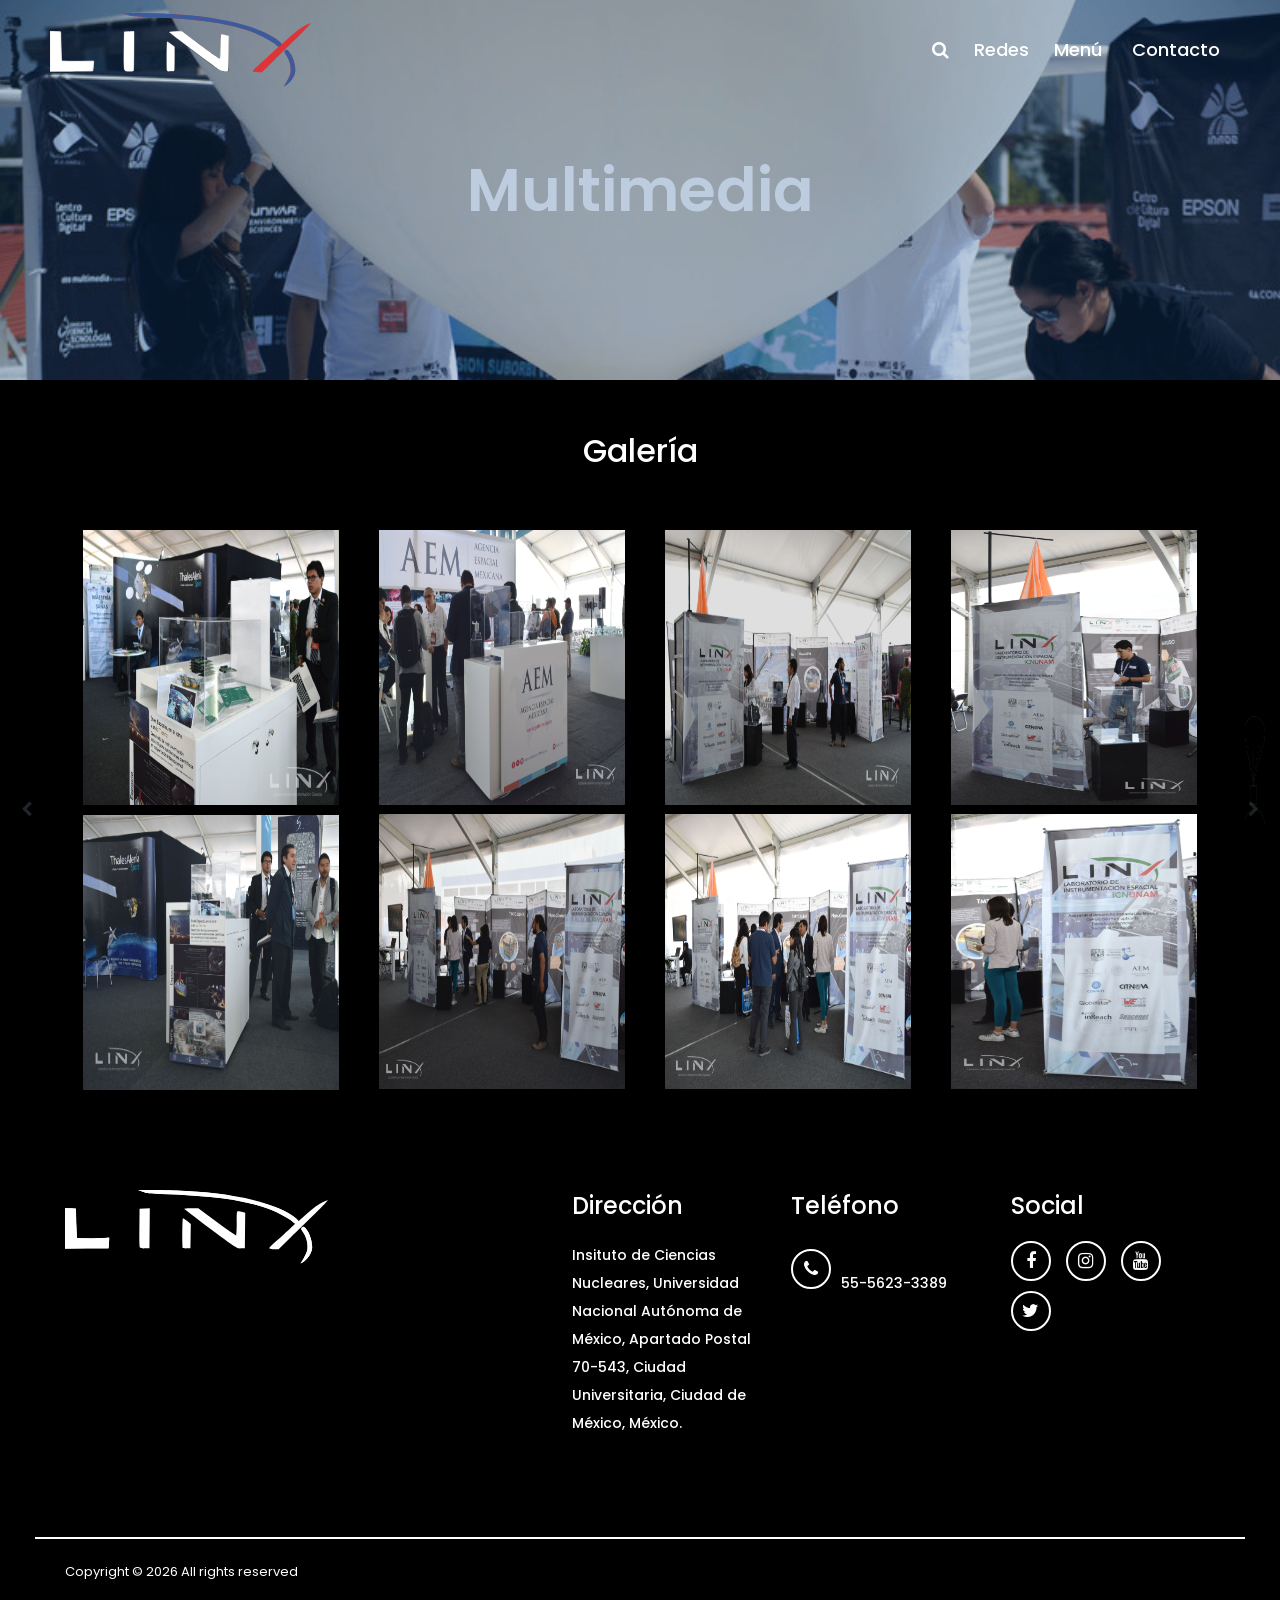
<file: linx/media.html>
<!DOCTYPE html>
<html lang="en">

<head>
    <meta charset="UTF-8">
    <meta name="description" content="">
    <meta http-equiv="X-UA-Compatible" content="IE=edge">
    <meta name="viewport" content="width=device-width, initial-scale=1, shrink-to-fit=no">
    <!-- The above 4 meta tags *must* come first in the head; any other head content must come *after* these tags -->

    <!-- Title -->
    <title>LINX</title>

    <!-- Favicon -->
    <link rel="icon" href="img/LINX_BNA_VECTOR2.svg">

    <!-- Stylesheet -->
    <link rel="stylesheet" href="style.css">

</head>

<body>
    <!-- Preloader -->
    <div class="preloader d-flex align-items-center justify-content-center">
        <div class="lds-ellipsis">
            <div></div>
            <div></div>
        </div>
    </div>

    <!-- ##### Header Area Start ##### -->
    <header class="header-area">
        <!-- Navbar Area -->
        <div class="pixel-main-menu" id="sticker">
            <div class="classy-nav-container breakpoint-off">
                <div class="container-fluid">
                    <!-- Menu -->
                    <nav class="classy-navbar justify-content-between" id="pixelNav">

                        <!-- Nav brand -->
                        <a href="index.html" class="nav-brand"><img src="img/LINX_blanco_azul_y_rojo.svg" style="max-width: 70%;" alt=""></a>

                        <!-- Navbar Toggler -->
                        <div class="classy-navbar-toggler">
                            <span class="navbarToggler"><span></span><span></span><span></span></span>
                        </div>

                        <!-- Menu -->
                        <div class="classy-menu">

                            <!-- Close Button -->
                            <div class="classycloseIcon">
                                <div class="cross-wrap"><span class="top"></span><span class="bottom"></span></div>
                            </div>

                            <!-- Nav Start -->
                            <div class="classynav">
                                <ul>
                                    <input id="searchInput" hidden placeholder="Buscar..." style="background-color: transparent; border: none; color: white;" type="text"></input>
                                    <li>
                                        <a id="searchBtn" type="text" class="fa fa-search" button></a>
                                    </li>
                                    <li><a href="redes.html">Redes</a></li>
                                    </li>
                                    <li><a href="">Menú</a>
                                        <ul class="dropdown" style="border-radius: 5%;">
                                            <li><a href="proyectos.html">Proyectos LINX  </a></li>
                                            <li><a href="media.html">Galería</a></li>
                                            <li><a href="divulgacion.html">Divulgación</a></li>
                                        </ul>
                                    </li>
                                    <li><a href="contact.html">Contacto</a></li>
                                </ul>
                            </div>
                            <!-- Nav End -->
                        </div>
                    </nav>
                </div>
            </div>
        </div>
    </header>
    <!-- ##### Header Area End ##### -->

    <!-- ##### Breadcrumb Area Start ##### -->
    <section class="breadcrumb-area bg-img bg-overlay jarallax" style="background-image: url(img/imagen1_globo.jpg);">
        <div class="container-fluid h-100">
            <div class="row h-100 align-items-center">
                <div class="col-12">
                    <div class="breadcrumb-content">
                        <h2>Multimedia</h2>
                    </div>
                </div>
            </div>
        </div>
    </section>
    <!-- ##### Breadcrumb Area End ##### -->
    <section style="background-color: black;">
        <section style="background-color: black;">
            <div class="section-padding-50-0 text-center wow fadeInUp" data-wow-delay="100ms">
                <h2 style="color: white;">Galería </h2>
            </div>
            <div class="section-padding-50-0 text-center wow fadeInUp" data-wow-delay="100ms">
                <p style="margin-bottom: 0%;"></p>
            </div>
        </section>
        <section class="hero-area">

            <div class="justify-content-center align-items-center" style=" max-height: 75%;display: inline-flex;width:100%">

                <div class="align-items-center justify-content-center row" style="width: 100%; max-height: 75%;">
                    <a class="col-01 text-center "><i id="galeriaP" class="botonesNP fa fa-chevron-left"  ></i></a>
                    <div class="col-11 row">
                        <div class="col-lg-3 col-md-6">

                            <div class="medium_img2">
                                <div id="galeria1" style="background-image:  url(/linx/img/media/1.jpg);"> </div>

                                <div id="galeria2" style="background-image: url(/linx/img/media/2.jpg);margin-top: 4%;"> </div>

                            </div>

                        </div>
                        <div class="col-lg-3 col-md-6">

                            <div style="margin-left: 4%;" class="medium_img2">
                                <div id="galeria3" style="background-image: url(/linx/img/media/3.jpg);"> </div>

                                <div id="galeria4" style="background-image: url(/linx/img/media/4.jpg);margin-top: 4%;"> </div>

                            </div>

                        </div>
                        <div class="col-lg-3 col-md-6">

                            <div class="medium_img2" style="margin-left: 4%;">
                                <div id="galeria5" style="background-image: url(/linx/img/media/5.jpg);"> </div>

                                <div id="galeria6" style="background-image: url(/linx/img/media/6.jpg);margin-top: 4%;"> </div>

                            </div>

                        </div>
                        <div class="col-lg-3 col-md-6">

                            <div class="medium_img2" style="margin-left: 4%;">
                                <div id="galeria7" style="background-image: url(/linx/img/media/7.jpg);"> </div>

                                <div id="galeria8" style="background-image: url(/linx/img/media/8.jpg);margin-top: 4%;"> </div>

                            </div>

                        </div>
                    </div>
                    <a class="col-01 text-center"><i id="galeriaN" class="botonesNP fa fa-chevron-right"  ></i></a>
                </div>
            </div>
        </section>

        <footer class="footer-area section-padding-100-0">
            <div class="container-fluid">
                <div class="row justify-content-between">

                    <!-- Single Footer Widget -->
                    <div class="col-12 col-sm-6 col-md-3">
                        <div class="single-footer-widget mb-100">
                            <!-- Footer Logo -->
                            <a href="index.html" class="footer-logo"><img src="img/LINX_BNA_VECTOR_blanco.svg" alt=""></a>
                        </div>
                    </div>

                    <!-- Single Footer Widget -->
                    <div class="col-12 col-md-9 col-lg-8 col-xl-7">
                        <div class="row">
                            <!-- Single Footer Widget -->
                            <div class="col-sm-4">
                                <div class="single-footer-widget mb-100">
                                    <h5 class="widget-title">Dirección</h5>
                                    <p>Insituto de Ciencias Nucleares, Universidad Nacional Autónoma de México, Apartado Postal 70-543, Ciudad Universitaria, Ciudad de México, México.</p>
                                </div>
                            </div>

                            <!-- Single Footer Widget -->
                            <div class="col-sm-4">
                                <div class="single-footer-widget mb-100">
                                    <h5 class="widget-title">Teléfono</h5>
                                    <p><i class="fa fa-phone"></i> <br> 55-5623-3389</p>
                                </div>
                            </div>

                            <!-- Single Footer Widget -->
                            <div class="col-sm-4">
                                <div class="single-footer-widget mb-100">
                                    <h5 class="widget-title">Social</h5>
                                    <div class="footer-social-info">
                                        <a href="#"><i class="fa fa-facebook"></i></a>


                                        <a href="#"><i class="fa fa-instagram"></i></a>
                                        <a href="#"><i class="fa fa-youtube"></i></a>
                                        <a href="#"><i class="fa fa-twitter"></i></a>
                                    </div>
                                </div>
                            </div>
                        </div>
                    </div>
                </div>
            </div>



            <!-- Copywrite Area -->
            <div class="copywrite-area">
                <div class="container-fluid">
                    <div class="row align-items-center">
                        <div class="col-12 col-md-6">
                            <div class="copywrite-content">
                                <!-- Copywrite Text -->
                                <p class="copywrite-text">
                                    <!-- Link back to Colorlib can't be removed. Template is licensed under CC BY 3.0. -->
                                    Copyright &copy;
                                    <script>
                                        document.write(new Date().getFullYear());
                                    </script> All rights reserved
                                </p>

        </footer>
        <!-- ##### Footer Area Start ##### -->

        <!-- ##### All Javascript Script ##### -->
        <!-- jQuery-2.2.4 js -->
        <script src="js/jquery/jquery-2.2.4.min.js"></script>
        <!-- Popper js -->
        <script src="js/bootstrap/popper.min.js"></script>
        <!-- Bootstrap js -->
        <script src="js/bootstrap/bootstrap.min.js"></script>
        <!-- All Plugins js -->
        <script src="js/plugins/plugins.js"></script>
        <!-- Active js -->
        <script src="js/active.js"></script>
</file>
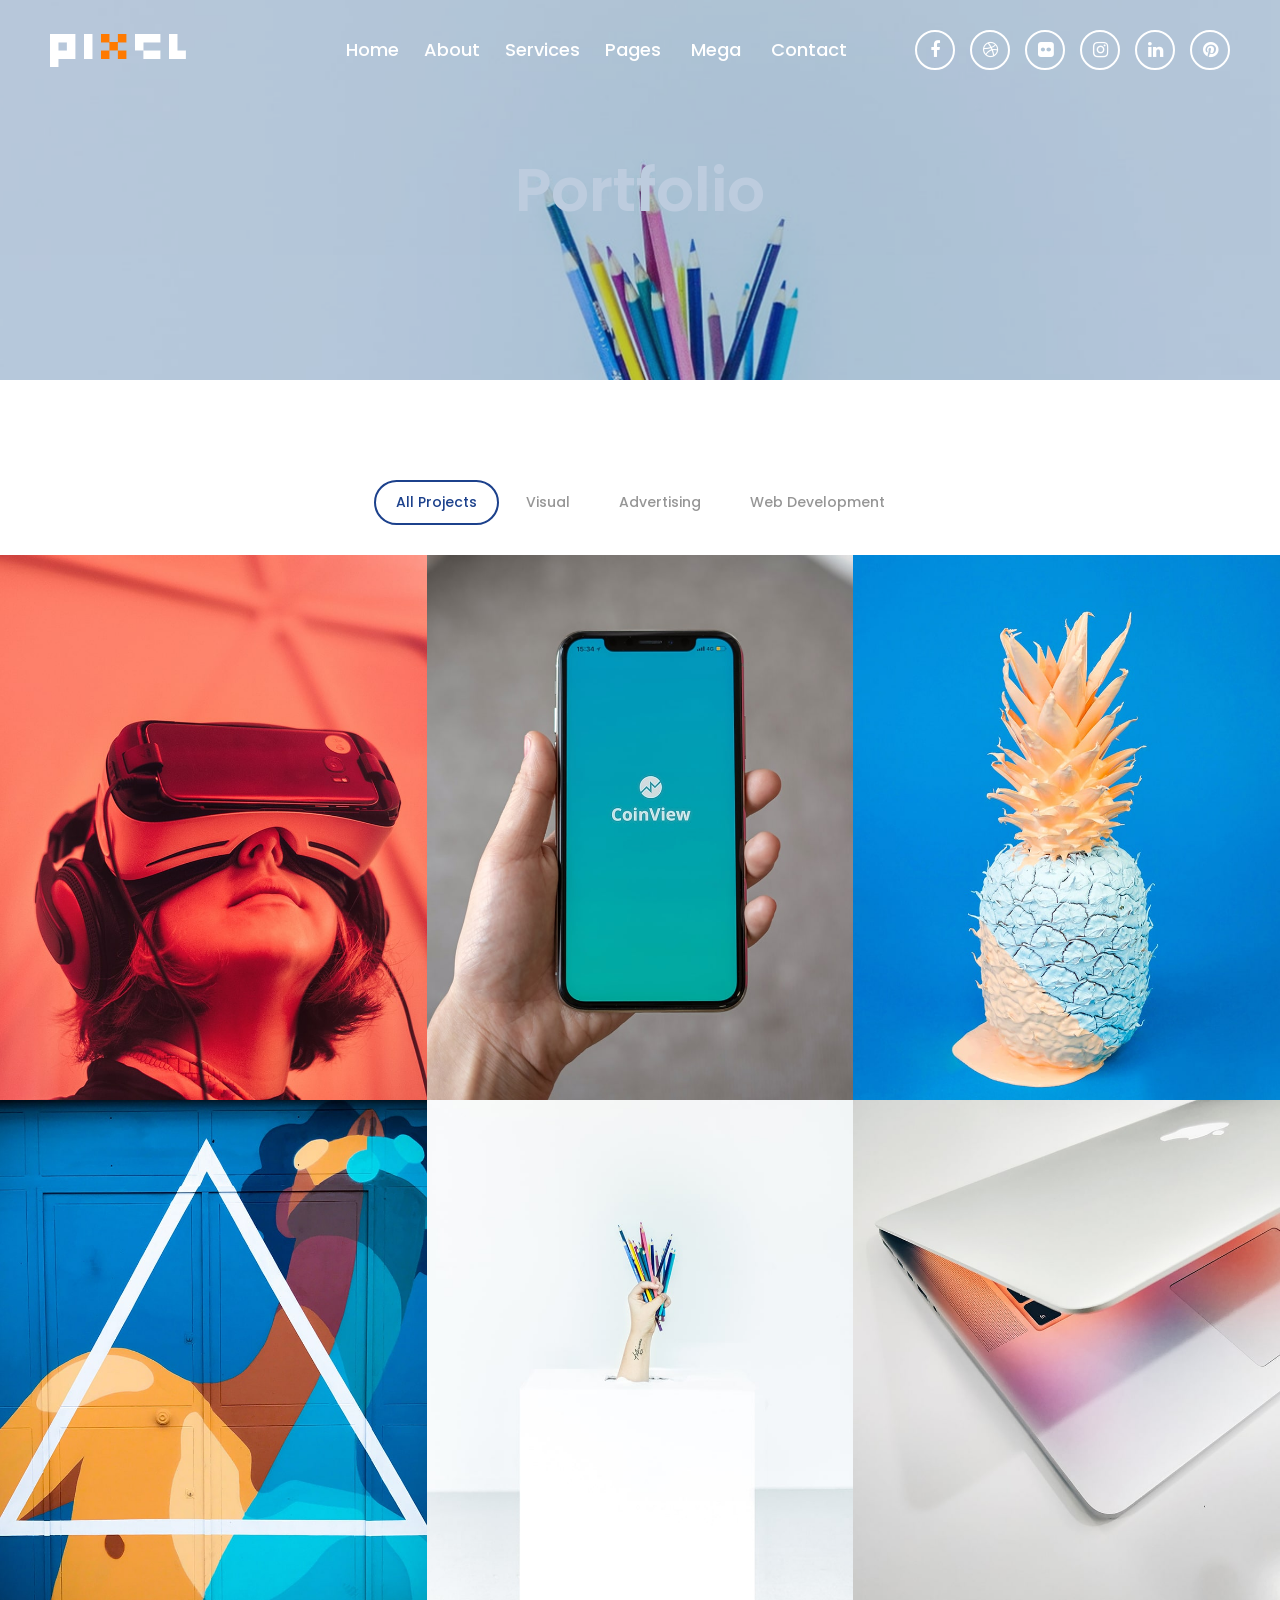
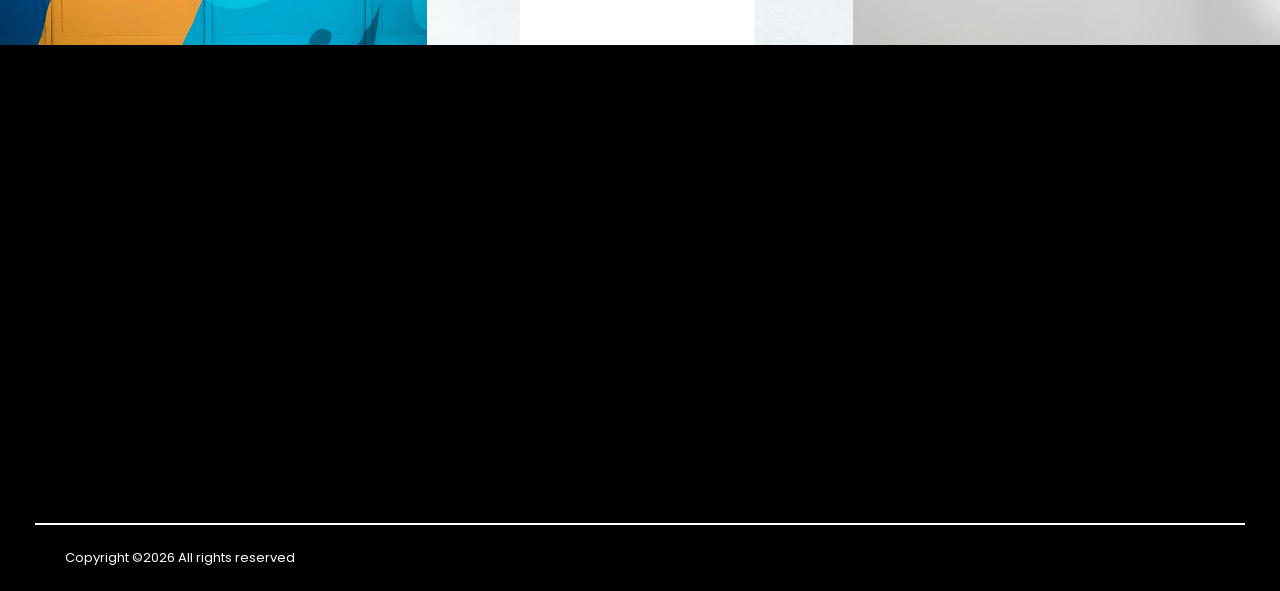
<file: linx/portfolio.html>
<!DOCTYPE html>
<html lang="en">

<head>
    <meta charset="UTF-8">
    <meta name="description" content="">
    <meta http-equiv="X-UA-Compatible" content="IE=edge">
    <meta name="viewport" content="width=device-width, initial-scale=1, shrink-to-fit=no">
    <!-- The above 4 meta tags *must* come first in the head; any other head content must come *after* these tags -->

    <!-- Title -->
    <title>Pixel - Digital Agency HTML Template</title>

    <!-- Favicon -->
    <link rel="icon" href="img/core-img/favicon.ico">

    <!-- Stylesheet -->
    <link rel="stylesheet" href="style.css">

</head>

<body>
    <!-- Preloader -->
    <div class="preloader d-flex align-items-center justify-content-center">
        <div class="lds-ellipsis">
            <div></div>
            <div></div>
            <div></div>
            <div></div>
        </div>
    </div>

    <!-- ##### Header Area Start ##### -->
    <header class="header-area">
        <!-- Navbar Area -->
        <div class="pixel-main-menu" id="sticker">
            <div class="classy-nav-container breakpoint-off">
                <div class="container-fluid">
                    <!-- Menu -->
                    <nav class="classy-navbar justify-content-between" id="pixelNav">

                        <!-- Nav brand -->
                        <a href="index.html" class="nav-brand"><img src="img/core-img/logo.png" alt=""></a>

                        <!-- Navbar Toggler -->
                        <div class="classy-navbar-toggler">
                            <span class="navbarToggler"><span></span><span></span><span></span></span>
                        </div>

                        <!-- Menu -->
                        <div class="classy-menu">

                            <!-- Close Button -->
                            <div class="classycloseIcon">
                                <div class="cross-wrap"><span class="top"></span><span class="bottom"></span></div>
                            </div>

                            <!-- Nav Start -->
                            <div class="classynav">
                                <ul>
                                    <li><a href="index.html">Home</a></li>
                                    <li><a href="about.html">About</a></li>
                                    <li><a href="services.html">Services</a></li>
                                    <li><a href="portfolio.html">Pages</a>
                                        <ul class="dropdown">
                                            <li><a href="index.html">Home</a></li>
                                            <li><a href="about.html">About Us</a></li>
                                            <li><a href="services.html">Services</a>
                                                <ul class="dropdown">
                                                    <li><a href="index.html">Home</a></li>
                                                    <li><a href="about.html">About Us</a></li>
                                                    <li><a href="services.html">Services</a></li>
                                                    <li><a href="portfolio.html">Portfolio</a>
                                                        <ul class="dropdown">
                                                            <li><a href="index.html">Home</a></li>
                                                            <li><a href="about.html">About Us</a></li>
                                                            <li><a href="services.html">Services</a></li>
                                                            <li><a href="portfolio.html">Portfolio</a></li>
                                                            <li><a href="contact.html">Contact</a></li>
                                                            <li><a href="elements.html">Elements</a></li>
                                                        </ul>
                                                    </li>
                                                    <li><a href="contact.html">Contact</a></li>
                                                    <li><a href="elements.html">Elements</a></li>
                                                </ul>
                                            </li>
                                            <li><a href="portfolio.html">Portfolio</a></li>
                                            <li><a href="contact.html">Contact</a></li>
                                            <li><a href="elements.html">Elements</a></li>
                                        </ul>
                                    </li>
                                    <li><a href="#">Mega</a>
                                        <div class="megamenu">
                                            <ul class="single-mega cn-col-4">
                                                <li><a href="index.html">Home</a></li>
                                                <li><a href="about.html">About Us</a></li>
                                                <li><a href="services.html">Services</a></li>
                                                <li><a href="portfolio.html">Portfolio</a></li>
                                                <li><a href="contact.html">Contact</a></li>
                                                <li><a href="elements.html">Elements</a></li>
                                            </ul>
                                            <ul class="single-mega cn-col-4">
                                                <li><a href="index.html">Home</a></li>
                                                <li><a href="about.html">About Us</a></li>
                                                <li><a href="services.html">Services</a></li>
                                                <li><a href="portfolio.html">Portfolio</a></li>
                                                <li><a href="contact.html">Contact</a></li>
                                                <li><a href="elements.html">Elements</a></li>
                                            </ul>
                                            <ul class="single-mega cn-col-4">
                                                <li><a href="index.html">Home</a></li>
                                                <li><a href="about.html">About Us</a></li>
                                                <li><a href="services.html">Services</a></li>
                                                <li><a href="portfolio.html">Portfolio</a></li>
                                                <li><a href="contact.html">Contact</a></li>
                                                <li><a href="elements.html">Elements</a></li>
                                            </ul>
                                            <ul class="single-mega cn-col-4">
                                                <li><a href="index.html">Home</a></li>
                                                <li><a href="about.html">About Us</a></li>
                                                <li><a href="services.html">Services</a></li>
                                                <li><a href="portfolio.html">Portfolio</a></li>
                                                <li><a href="contact.html">Contact</a></li>
                                                <li><a href="elements.html">Elements</a></li>
                                            </ul>
                                        </div>
                                    </li>
                                    <li><a href="contact.html">Contact</a></li>
                                </ul>

                                <!-- Top Social Info -->
                                <div class="top-social-info ml-5">
                                    <a href="#"><i class="fa fa-facebook"></i></a>
                                    <a href="#"><i class="fa fa-dribbble"></i></a>
                                    <a href="#"><i class="fa fa-flickr"></i></a>
                                    <a href="#"><i class="fa fa-instagram"></i></a>
                                    <a href="#"><i class="fa fa-linkedin"></i></a>
                                    <a href="#"><i class="fa fa-pinterest"></i></a>
                                </div>
                            </div>
                            <!-- Nav End -->
                        </div>
                    </nav>
                </div>
            </div>
        </div>
    </header>
    <!-- ##### Header Area End ##### -->

    <!-- ##### Breadcrumb Area Start ##### -->
    <section class="breadcrumb-area bg-img bg-overlay jarallax" style="background-image: url(img/bg-img/8.jpg);">
        <div class="container-fluid h-100">
            <div class="row h-100 align-items-center">
                <div class="col-12">
                    <div class="breadcrumb-content">
                        <h2>Portfolio</h2>
                    </div>
                </div>
            </div>
        </div>
    </section>
    <!-- ##### Breadcrumb Area End ##### -->

    <!-- ##### Portfolio Area Start ###### -->
    <div class="pixel-portfolio-area section-padding-100">
        <!-- Portfolio Menu -->
        <div class="pixel-projects-menu">
            <div class="text-center portfolio-menu">
                <button class="btn active" data-filter="*">All Projects</button>
                <button class="btn" data-filter=".visual">Visual</button>
                <button class="btn" data-filter=".add">Advertising</button>
                <button class="btn" data-filter=".web">Web Development</button>
            </div>
        </div>

        <div class="pixel-portfolio">

            <!-- Single gallery Item -->
            <div class="single_gallery_item visual wow fadeInUp" data-wow-delay="0.2s">
                <img src="img/bg-img/5.jpg" alt="">
                <div class="hover-content text-center d-flex align-items-center justify-content-center">
                    <div class="hover-text">
                        <a href="img/bg-img/5.jpg" class="zoom-img"><i class="fa fa-eye" aria-hidden="true"></i></a>
                        <h4>Branding Identity</h4>
                    </div>
                </div>
            </div>

            <!-- Single gallery Item -->
            <div class="single_gallery_item add wow fadeInUp" data-wow-delay="0.4s">
                <img src="img/bg-img/6.jpg" alt="">
                <div class="hover-content text-center d-flex align-items-center justify-content-center">
                    <div class="hover-text">
                        <a href="img/bg-img/5.jpg" class="zoom-img"><i class="fa fa-eye" aria-hidden="true"></i></a>
                        <h4>Branding Identity</h4>
                    </div>
                </div>
            </div>

            <!-- Single gallery Item -->
            <div class="single_gallery_item web wow fadeInUp" data-wow-delay="0.6s">
                <img src="img/bg-img/7.jpg" alt="">
                <div class="hover-content text-center d-flex align-items-center justify-content-center">
                    <div class="hover-text">
                        <a href="img/bg-img/5.jpg" class="zoom-img"><i class="fa fa-eye" aria-hidden="true"></i></a>
                        <h4>Branding Identity</h4>
                    </div>
                </div>
            </div>

            <!-- Single gallery Item -->
            <div class="single_gallery_item visual wow fadeInUp" data-wow-delay="0.2s">
                <img src="img/bg-img/9.jpg" alt="">
                <div class="hover-content text-center d-flex align-items-center justify-content-center">
                    <div class="hover-text">
                        <a href="img/bg-img/5.jpg" class="zoom-img"><i class="fa fa-eye" aria-hidden="true"></i></a>
                        <h4>Branding Identity</h4>
                    </div>
                </div>
            </div>

            <!-- Single gallery Item -->
            <div class="single_gallery_item add wow fadeInUp" data-wow-delay="0.4s">
                <img src="img/bg-img/10.jpg" alt="">
                <div class="hover-content text-center d-flex align-items-center justify-content-center">
                    <div class="hover-text">
                        <a href="img/bg-img/5.jpg" class="zoom-img"><i class="fa fa-eye" aria-hidden="true"></i></a>
                        <h4>Branding Identity</h4>
                    </div>
                </div>
            </div>

            <!-- Single gallery Item -->
            <div class="single_gallery_item web wow fadeInUp" data-wow-delay="0.6s">
                <img src="img/bg-img/11.jpg" alt="">
                <div class="hover-content text-center d-flex align-items-center justify-content-center">
                    <div class="hover-text">
                        <a href="img/bg-img/5.jpg" class="zoom-img"><i class="fa fa-eye" aria-hidden="true"></i></a>
                        <h4>Branding Identity</h4>
                    </div>
                </div>
            </div>

        </div>  

        <!-- Pagination -->
        <div class="container-fluid">
            <nav aria-label="Page navigation">
                <ul class="pagination mt-100 justify-content-center">
                    <li class="page-item active"><a class="page-link" href="#">1</a></li>
                    <li class="page-item"><a class="page-link" href="#">2</a></li>
                    <li class="page-item"><a class="page-link" href="#">3</a></li>
                    <li class="page-item"><a class="page-link" href="#">4</a></li>
                    <li class="page-item"><a class="page-link" href="#">5</a></li>
                </ul>
            </nav>
        </div>
    </div>
    <!-- ##### Portfolio Area End ###### -->

    <!-- ##### Footer Area Start ##### -->
    <footer class="footer-area section-padding-100-0">
        <div class="container-fluid">
            <div class="row justify-content-between">

                <!-- Single Footer Widget -->
                <div class="col-12 col-sm-6 col-md-3">
                    <div class="single-footer-widget mb-100">
                        <!-- Footer Logo -->
                        <a href="index.html" class="footer-logo"><img src="img/LINX_BNA_VECTOR_blanco.svg" alt=""></a>
                    </div>
                </div>

                <!-- Single Footer Widget -->
                <div class="col-12 col-md-9 col-lg-8 col-xl-7">
                    <div class="row">
                        <!-- Single Footer Widget -->
                        <div class="col-sm-4">
                            <div class="single-footer-widget mb-100">
                                <h5 class="widget-title">Dirección</h5>
                                <p>Insituhto de Ciencias Nucleares, Universidad Nacional Autónoma de México, Apartado Postal 70-543, Ciudad Universitaria, Ciudad de México, México.</p>
                            </div>
                        </div>

                        <!-- Single Footer Widget -->
                        <div class="col-sm-4">
                            <div class="single-footer-widget mb-100">
                                <h5 class="widget-title">Teléfono</h5>
                                <p><i class="fa fa-phone"></i> <br> 55-5623-3389</p>
                            </div>
                        </div>

                        <!-- Single Footer Widget -->
                        <div class="col-sm-4">
                            <div class="single-footer-widget mb-100">
                                <h5 class="widget-title">Social</h5>
                                <div class="footer-social-info">
                                    <a href="#"><i class="fa fa-facebook"></i></a>
                                    
                            
                                    <a href="#"><i class="fa fa-instagram"></i></a>
                                    <a href="#"><i class="fa fa-youtube"></i></a>
                                    <a href="#"><i class="fa fa-twitter"></i></a>
                                </div>
                            </div>
                        </div>
                    </div>
                </div>
            </div>
        </div>

        <!-- Copywrite Area -->
        <div class="copywrite-area">
            <div class="container-fluid">
                <div class="row align-items-center">
                    <div class="col-12 col-md-6">
                        <div class="copywrite-content">
                            <!-- Copywrite Text -->
                            <p class="copywrite-text"><!-- Link back to Colorlib can't be removed. Template is licensed under CC BY 3.0. -->
Copyright &copy;<script>document.write(new Date().getFullYear());</script> All rights reserved 
</p>
                      
    </footer>
    <!-- ##### Footer Area Start ##### -->

    <!-- ##### All Javascript Script ##### -->
    <!-- jQuery-2.2.4 js -->
    <script src="js/jquery/jquery-2.2.4.min.js"></script>
    <!-- Popper js -->
    <script src="js/bootstrap/popper.min.js"></script>
    <!-- Bootstrap js -->
    <script src="js/bootstrap/bootstrap.min.js"></script>
    <!-- All Plugins js -->
    <script src="js/plugins/plugins.js"></script>
    <!-- Active js -->
    <script src="js/active.js"></script>
</body>

</html>
</file>
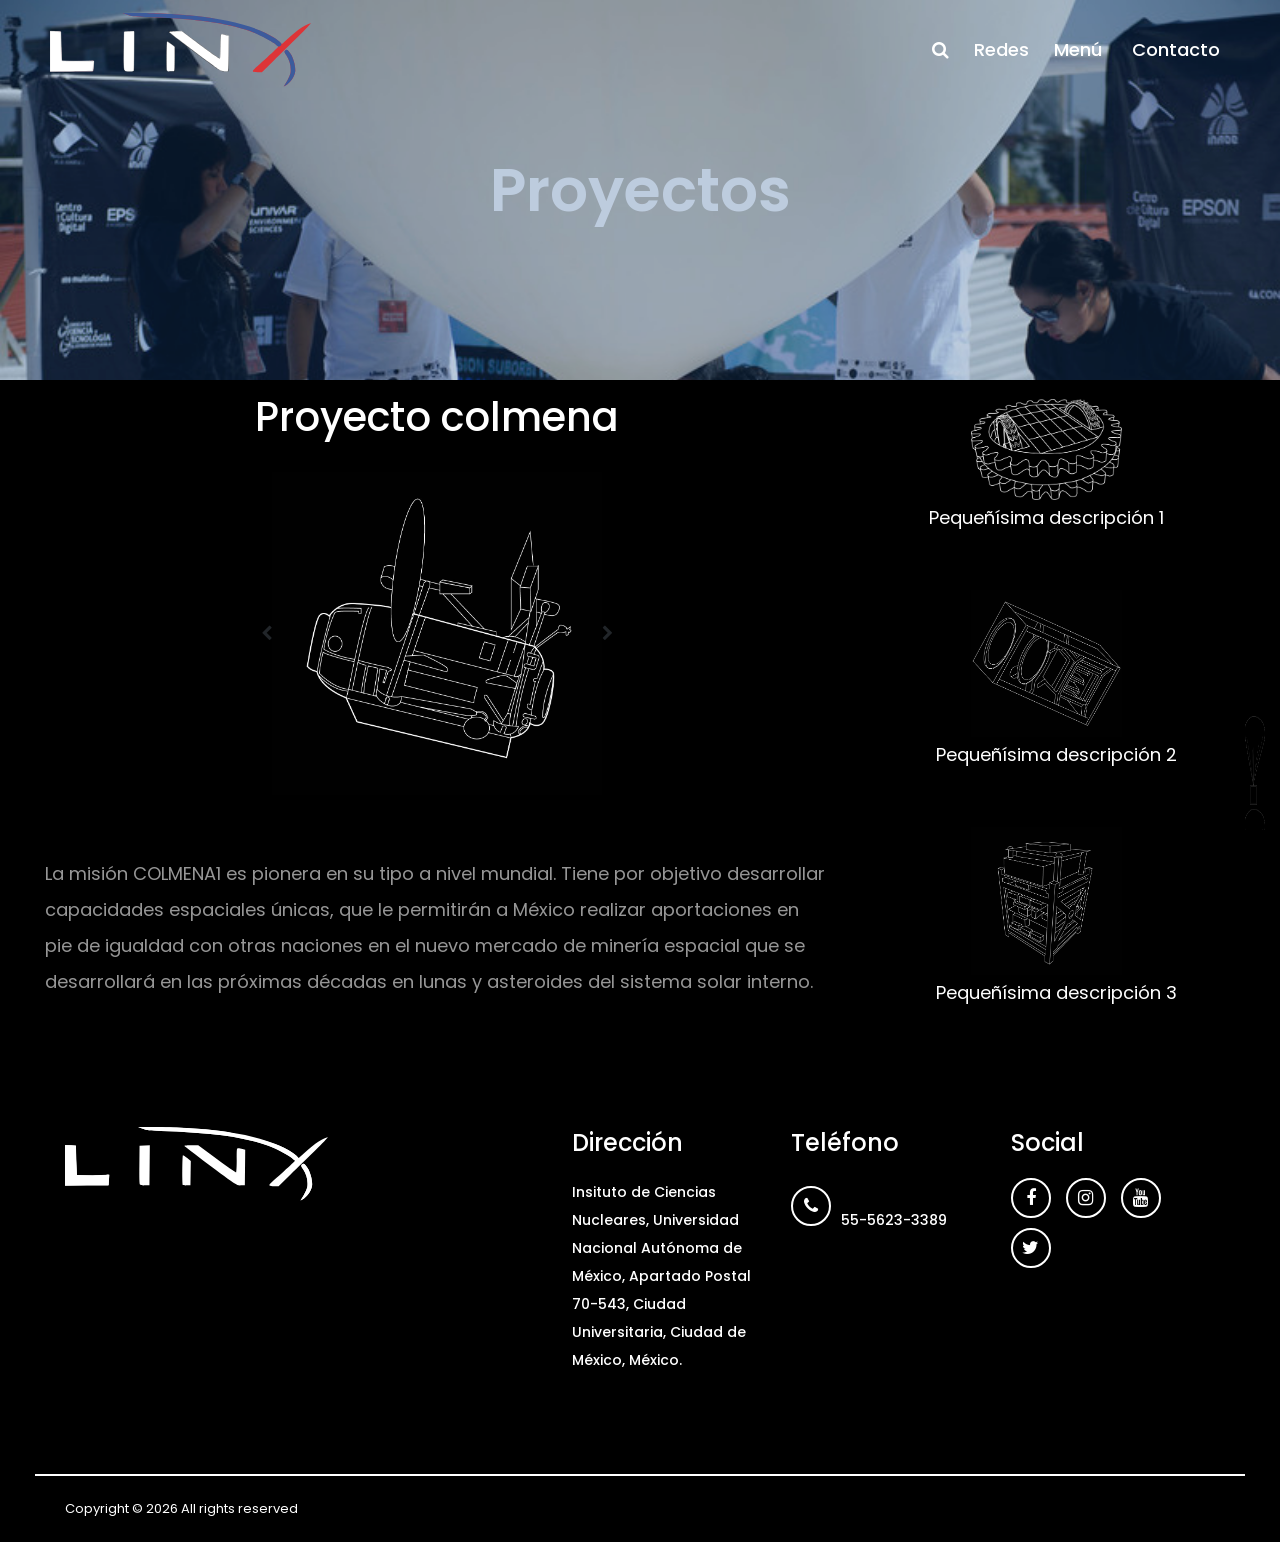
<file: linx/proyectos.html>
<!DOCTYPE html>
<html lang="en">

<head>
    <meta charset="UTF-8">
    <meta name="description" content="">
    <meta http-equiv="X-UA-Compatible" content="IE=edge">
    <meta name="viewport" content="width=device-width, initial-scale=1, shrink-to-fit=no">
    <!-- The above 4 meta tags *must* come first in the head; any other head content must come *after* these tags -->

    <!-- Title -->
    <title>LINX</title>

    <!-- Favicon -->
    <link rel="icon" href="img/LINX_BNA_VECTOR2.svg">

    <!-- Stylesheet -->
    <link rel="stylesheet" href="style.css">

</head>

<body style="background-color: black;">
    <!-- Preloader -->
    <div class="preloader d-flex align-items-center justify-content-center">
        <div class="lds-ellipsis">
            <div></div>
            <div></div>
        </div>
    </div>

    <!-- ##### Header Area Start ##### -->
    <header class="header-area">
        <!-- Navbar Area -->
        <div class="pixel-main-menu" id="sticker">
            <div class="classy-nav-container breakpoint-off">
                <div class="container-fluid">
                    <!-- Menu -->
                    <nav class="classy-navbar justify-content-between" id="pixelNav">

                        <!-- Nav brand -->
                        <a href="index.html" class="nav-brand"><img src="img/LINX_blanco_azul_y_rojo.svg" style="max-width: 70%;" alt=""></a>

                        <!-- Navbar Toggler -->
                        <div class="classy-navbar-toggler">
                            <span class="navbarToggler"><span></span><span></span><span></span></span>
                        </div>

                        <!-- Menu -->
                        <div class="classy-menu">

                            <!-- Close Button -->
                            <div class="classycloseIcon">
                                <div class="cross-wrap"><span class="top"></span><span class="bottom"></span></div>
                            </div>

                            <!-- Nav Start -->
                            <div class="classynav">
                                <ul>
                                    <input id="searchInput" hidden placeholder="Buscar..." style="background-color: transparent; border: none; color: white;" type="text"></input>
                                    <li>
                                        <a id="searchBtn" type="text" class="fa fa-search" button></a>
                                    </li>
                                    <li><a href="redes.html">Redes</a></li>
                                    </li>
                                    <li><a href="">Menú</a>
                                        <ul class="dropdown" style="border-radius: 5%;">
                                            <li><a href="proyectos.html">Proyectos LINX  </a></li>
                                            <li><a href="media.html">Galería</a></li>
                                            <li><a href="divulgacion.html">Divulgación</a></li>
                                        </ul>
                                    </li>
                                    <li><a href="contact.html">Contacto</a></li>
                                </ul>
                            </div>
                            <!-- Nav End -->
                        </div>
                    </nav>
                </div>
            </div>
        </div>
    </header>
    <!-- ##### Header Area End ##### -->




    <section class="breadcrumb-area bg-img bg-overlay jarallax" style="background-image: url(img/imagen1_globo.jpg);">
        <div class="container-fluid h-100">
            <div class="row h-100 align-items-center">
                <div class="col-12">
                    <div class="breadcrumb-content">
                        <h2>Proyectos</h2>
                    </div>
                </div>
            </div>
        </div>
    </section>
    <div class="container-fluid">
        <section style="background-color: black;">

            <section class="hero-area">
                <div class="container-fluid" style="vertical-align: top; display: inline-flex;">

                    <!-- Single Slide -->
                    <div id="colmena" class="col-xl-8 col-lg-8 col-md-8 col-sm-8 row align-items-center" style="justify-content: center; float:right ">
                        <h1 style="color:white;width: 100%;text-align: center;">Proyecto colmena</h1>

                        <!-- Background Image--><a><i id="anterior" class="fa fa-chevron-left"  ></i></a>
                        <img class="transicion" id="colmena_img" style="max-width: 50%;max-height: 50%;" src="/linx/img/logos/divulgacion/SATELITE 1.jpg" alt=""><a><i id="siguiente" class="fa fa-chevron-right" s></i></a>
                        <p id="colmena_descr" style="margin-top: 5%; display: inline-block;" class="transicion">La misión COLMENA1 es pionera en su tipo a nivel mundial. Tiene por objetivo desarrollar capacidades espaciales únicas, que le permitirán a México realizar aportaciones en pie de igualdad con otras naciones en el nuevo mercado
                            de minería espacial que se desarrollará en las próximas décadas en lunas y asteroides del sistema solar interno.
                        </p>

                    </div>

                    <div class="col-xl-4 col-lg-3 col-md-4 col-sm-2">
                        <div class="row align-items-center justify-content-center" style="margin-top:5%;">
                            <div class="align-items-center justify-content-center row">
                                <img class="" id=" " style="width: 40%; " src="/linx/img/logos/COLMENA-INICIO.png " alt=" ">
                                <!-- Hover Text -->
                                <p id=" " class="align-items-center justify-content-center " style="font: roboto;;color: white;position: relative;height: 100%; ">Pequeñísima descripción 1</p>
                            </div>
                            <div style="margin-top:10%; " class="align-items-center row justify-content-center ">
                                <img id=" " style="max-width: 40%; " src="/linx/img/logos/divulgacion/SATELITE 2.jpg " alt=" ">
                                <!-- Hover Text -->
                                <p id=" " class=" " style="margin-left:5%;font: roboto;;color: white ; ">Pequeñísima descripción 2</p>
                            </div>
                            <div style="margin-top:10%; " class="align-items-center row  justify-content-center">
                                <img id=" " style="max-width: 40%; " src="/linx/img/logos/divulgacion/SATELITE 3.jpg " alt=" ">
                                <!-- Hover Text -->
                                <p id=" " class=" " style="margin-left:5%;font: roboto;;color: white ; ">Pequeñísima descripción 3</p>
                            </div>

                        </div>
                    </div>
                </div>
    </div>

    </div>
    </section>
    </div>
    </section>


    <!-- ##### Footer Area Start ##### -->
    <footer class="footer-area section-padding-100-0 ">
        <div class="container-fluid ">
            <div class="row justify-content-between ">

                <!-- Single Footer Widget -->
                <div class="col-12 col-sm-6 col-md-3 ">
                    <div class="single-footer-widget mb-100 ">
                        <!-- Footer Logo -->
                        <a href="index.html " class="footer-logo "><img src="img/LINX_BNA_VECTOR_blanco.svg " alt=" "></a>
                    </div>
                </div>

                <!-- Single Footer Widget -->
                <div class="col-12 col-md-9 col-lg-8 col-xl-7 ">
                    <div class="row ">
                        <!-- Single Footer Widget -->
                        <div class="col-sm-4 ">
                            <div class="single-footer-widget mb-100 ">
                                <h5 class="widget-title ">Dirección</h5>
                                <p>Insituto de Ciencias Nucleares, Universidad Nacional Autónoma de México, Apartado Postal 70-543, Ciudad Universitaria, Ciudad de México, México.</p>
                            </div>
                        </div>

                        <!-- Single Footer Widget -->
                        <div class="col-sm-4 ">
                            <div class="single-footer-widget mb-100 ">
                                <h5 class="widget-title ">Teléfono</h5>
                                <p><i class="fa fa-phone "></i> <br> 55-5623-3389</p>
                            </div>
                        </div>

                        <!-- Single Footer Widget -->
                        <div class="col-sm-4 ">
                            <div class="single-footer-widget mb-100 ">
                                <h5 class="widget-title ">Social</h5>
                                <div class="footer-social-info ">
                                    <a href="# "><i class="fa fa-facebook "></i></a>


                                    <a href="# "><i class="fa fa-instagram "></i></a>
                                    <a href="# "><i class="fa fa-youtube "></i></a>
                                    <a href="# "><i class="fa fa-twitter "></i></a>
                                </div>
                            </div>
                        </div>
                    </div>
                </div>
            </div>
        </div>

        <!-- Copywrite Area -->
        <div class="copywrite-area ">
            <div class="container-fluid ">
                <div class="row align-items-center ">
                    <div class="col-12 col-md-6 ">
                        <div class="copywrite-content ">
                            <!-- Copywrite Text -->
                            <p class="copywrite-text ">
                                <!-- Link back to Colorlib can't be removed. Template is licensed under CC BY 3.0. -->
                                Copyright &copy;
                                <script>
                                    document.write(new Date().getFullYear());
                                </script> All rights reserved
                            </p>

    </footer>
    <!-- ##### Footer Area end ##### -->

    <!-- ##### All Javascript Script ##### -->
    <!-- jQuery-2.2.4 js -->
    <script src="js/jquery/jquery-2.2.4.min.js "></script>
    <!-- Popper js -->
    <script src="js/bootstrap/popper.min.js "></script>
    <!-- Bootstrap js -->
    <script src="js/bootstrap/bootstrap.min.js "></script>
    <!-- All Plugins js -->
    <script src="js/plugins/plugins.js "></script>
    <!-- Active js -->
    <script src="js/active.js "></script>
</body>

</html>
</file>
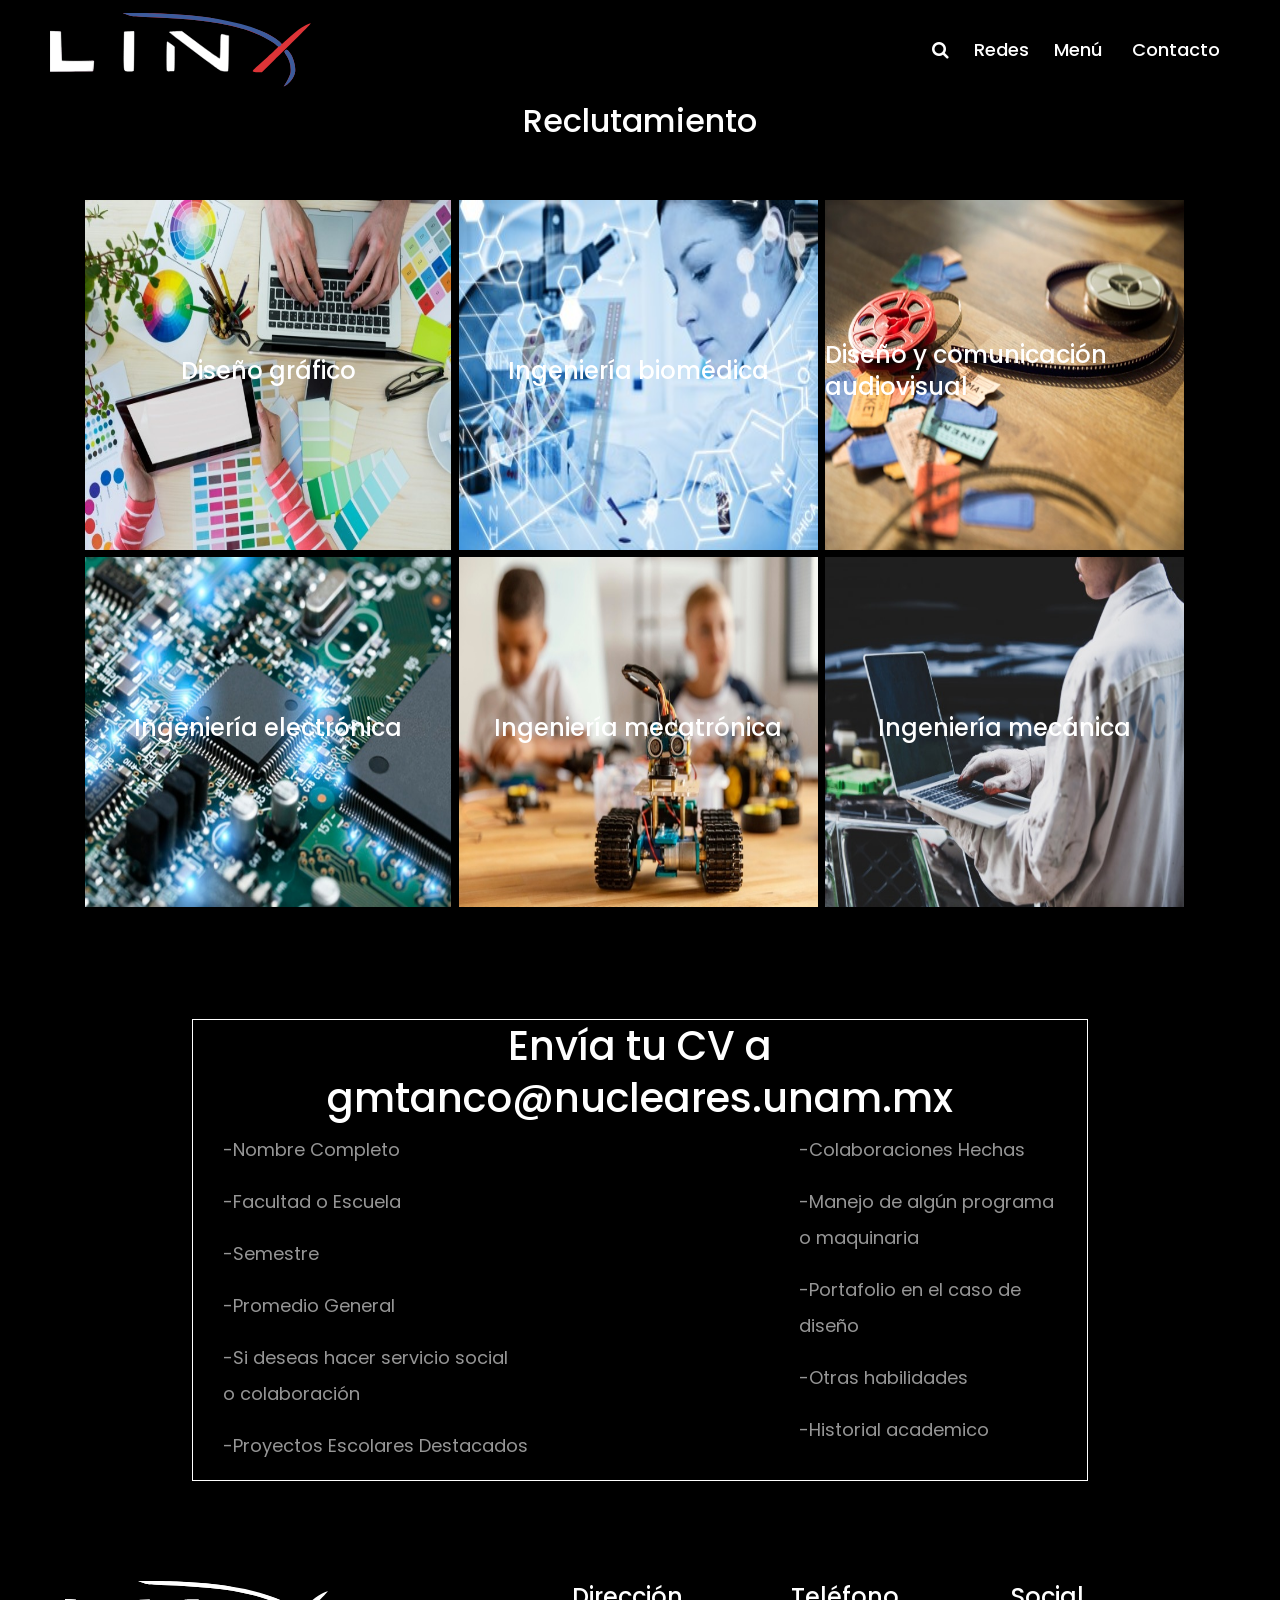
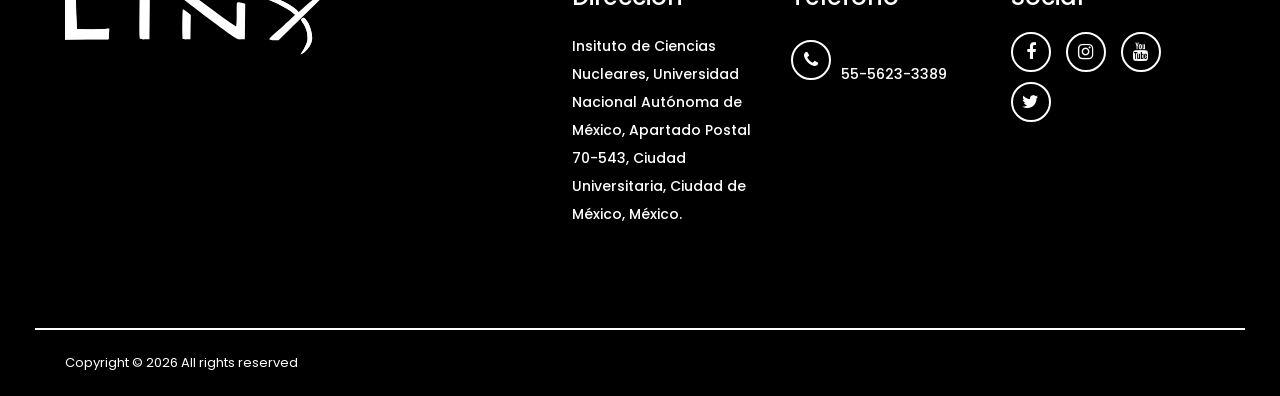
<file: linx/reclutamiento.html>
<!DOCTYPE html>
<html lang="en">

<head>
    <meta charset="UTF-8">
    <meta name="description" content="">
    <meta http-equiv="X-UA-Compatible" content="IE=edge">
    <meta name="viewport" content="width=device-width, initial-scale=1, shrink-to-fit=no">
    <!-- The above 4 meta tags *must* come first in the head; any other head content must come *after* these tags -->

    <!-- Title -->
    <title>LINX</title>

    <!-- Favicon -->
    <link rel="icon" href="img/LINX_BNA_VECTOR2.svg">

    <!-- Stylesheet -->
    <link rel="stylesheet" href="style.css">

</head>

<body>
    <!-- Preloader -->
    <div class="preloader d-flex align-items-center justify-content-center">
        <div class="lds-ellipsis">
            <div></div>
            <div></div>
        </div>
    </div>

    <!-- ##### Header Area Start ##### -->
    <header class="header-area">
        <!-- Navbar Area -->
        <div class="pixel-main-menu" id="sticker">
            <div class="classy-nav-container breakpoint-off">
                <div class="container-fluid">
                    <!-- Menu -->
                    <nav class="classy-navbar justify-content-between" id="pixelNav">

                        <!-- Nav brand -->
                        <a href="index.html" class="nav-brand"><img src="img/LINX_blanco_azul_y_rojo.svg" style="max-width: 70%;" alt=""></a>

                        <!-- Navbar Toggler -->
                        <div class="classy-navbar-toggler">
                            <span class="navbarToggler"><span></span><span></span><span></span></span>
                        </div>

                        <!-- Menu -->
                        <div class="classy-menu">

                            <!-- Close Button -->
                            <div class="classycloseIcon">
                                <div class="cross-wrap"><span class="top"></span><span class="bottom"></span></div>
                            </div>

                            <!-- Nav Start -->
                            <div class="classynav">
                                <ul>
                                    <input id="searchInput" hidden placeholder="Buscar..." style="background-color: transparent; border: none; color: white;" type="text"></input>
                                    <li>
                                        <a id="searchBtn" type="text" class="fa fa-search" button></a>
                                    </li>
                                    <li><a href="redes.html">Redes</a></li>
                                    </li>
                                    <li><a href="">Menú</a>
                                        <ul class="dropdown" style="border-radius: 5%;">
                                            <li><a href="proyectos.html">Proyectos LINX  </a></li>
                                            <li><a href="media.html">Galería</a></li>
                                            <li><a href="divulgacion.html">Divulgación</a></li>
                                        </ul>
                                    </li>
                                    <li><a href="contact.html">Contacto</a></li>
                                </ul>
                            </div>
                            <!-- Nav End -->
                        </div>
                    </nav>
                </div>
            </div>
        </div>
    </header>
    <!-- ##### Header Area End ##### -->

    <!-- ##### Breadcrumb Area Start ##### -->
    <section style="background-color: black; ">
        <div class="section-padding-100-0 text-center wow fadeInUp " data-wow-delay="100ms ">
            <h2 style="color: white; ">Reclutamiento</h2>
        </div>
        <div class="section-padding-50-0 text-center wow fadeInUp " data-wow-delay="100ms ">
        </div>
    </section>

    <!-- ##### Breadcrumb Area End ##### -->
    <section class="hero-area ">
        <div class=" ">
            <div class="single-slide2 " style="color: black; max-height: 75%; ">
                <div class="container align-items-center justify-content-center slide-bg-img bg-img " style="width: 90%; max-height: 75%; ">
                    <div id="wrap">
                        <div class="big_col ">

                            <div class="medium_img ">
                                <div style="background-image: url(/linx/img/logos/teams/reclutamiento/diseño\ gra.jpg); ">
                                    <h4 style="color: white; ">Diseño gráfico </h4>
                                </div>

                                <div style="background-image: url(/linx/img/logos/teams/reclutamiento/electronic.jpg);margin-top: 2%; ">
                                    <h4 style="color: white; ">Ingeniería electrónica </h4>
                                </div>

                            </div>

                        </div>
                        <div class="big_col ">

                            <div style="margin-left: 2%; " class="medium_img ">
                                <div style="background-image: url(/linx/img/logos/teams/reclutamiento/biomedic.jpg); ">
                                    <h4 style="color: white; justify-content: center; justify-content: center; ">Ingeniería biomédica </h4>
                                </div>

                                <div style="background-image: url(/linx/img/logos/teams/reclutamiento/mecatro.jpg);margin-top: 2%; ">
                                    <h4 style="color: white; ">Ingeniería mecatrónica</h4>
                                </div>

                            </div>

                        </div>
                        <div class="big_col ">

                            <div class="medium_img " style="margin-left: 2%; ">
                                <div style="background-image: url(/linx/img/logos/teams/reclutamiento/audiovis.jpg); ">
                                    <h4 style="color: white; ">Diseño y comunicación audiovisual</h4>
                                </div>

                                <div style="background-image: url(/linx/img/logos/teams/reclutamiento/mecanica.jpg);margin-top: 2%; ">
                                    <h4 style="color:white; ">Ingeniería mecánica</h4>
                                </div>

                            </div>

                        </div>
                    </div>
                </div>
            </div>
        </div>
        </div>
    </section>
    <div class="single-slide2" style="color: black;height: 100%;">
        <!-- Background Image-->


        <!-- Welcome Text -->
        <div class=" container align-items-center justify-content-center bordeBlanco" style="display: block;width: 70%;height: auto;margin-top: 4%;">
            <h1 class="reclutamiento">Envía tu CV a gmtanco@nucleares.unam.mx</h1>
            <div class="row">
                <div class="col-lg-8 col-md-6 col-sm-6">
                    <p>-Nombre Completo</p>
                    <p>-Facultad o Escuela</p>
                    <p>-Semestre</p>
                    <p>-Promedio General</p>
                    <p>-Si deseas hacer servicio social <br> o colaboración</p>
                    <p>-Proyectos Escolares Destacados</p>


                </div>


                <div class="col-lg-4 col-md-6 col-sm-6 justify-content-between">
                    <p>-Colaboraciones Hechas</p>
                    <p>-Manejo de algún programa o maquinaria</p>
                    <p>-Portafolio en el caso de diseño</p>
                    <p>-Otras habilidades</p>
                    <p>-Historial academico</p>



                </div>
            </div>


        </div>
    </div>

    <footer class="footer-area section-padding-100-0 ">
        <div class="container-fluid ">
            <div class="row justify-content-between ">

                <!-- Single Footer Widget -->
                <div class="col-12 col-sm-6 col-md-3 ">
                    <div class="single-footer-widget mb-100 ">
                        <!-- Footer Logo -->
                        <a href="index.html " class="footer-logo "><img src="img/LINX_BNA_VECTOR_blanco.svg " alt=" "></a>
                    </div>
                </div>

                <!-- Single Footer Widget -->
                <div class="col-12 col-md-9 col-lg-8 col-xl-7 ">
                    <div class="row ">
                        <!-- Single Footer Widget -->
                        <div class="col-sm-4 ">
                            <div class="single-footer-widget mb-100 ">
                                <h5 class="widget-title ">Dirección</h5>
                                <p>Insituto de Ciencias Nucleares, Universidad Nacional Autónoma de México, Apartado Postal 70-543, Ciudad Universitaria, Ciudad de México, México.</p>
                            </div>
                        </div>

                        <!-- Single Footer Widget -->
                        <div class="col-sm-4 ">
                            <div class="single-footer-widget mb-100 ">
                                <h5 class="widget-title ">Teléfono</h5>
                                <p><i class="fa fa-phone "></i> <br> 55-5623-3389</p>
                            </div>
                        </div>

                        <!-- Single Footer Widget -->
                        <div class="col-sm-4 ">
                            <div class="single-footer-widget mb-100 ">
                                <h5 class="widget-title ">Social</h5>
                                <div class="footer-social-info ">
                                    <a href="# "><i class="fa fa-facebook "></i></a>


                                    <a href="# "><i class="fa fa-instagram "></i></a>
                                    <a href="# "><i class="fa fa-youtube "></i></a>
                                    <a href="# "><i class="fa fa-twitter "></i></a>
                                </div>
                            </div>
                        </div>
                    </div>
                </div>
            </div>
        </div>



        <!-- Copywrite Area -->
        <div class="copywrite-area ">
            <div class="container-fluid ">
                <div class="row align-items-center ">
                    <div class="col-12 col-md-6 ">
                        <div class="copywrite-content ">
                            <!-- Copywrite Text -->
                            <p class="copywrite-text ">
                                <!-- Link back to Colorlib can't be removed. Template is licensed under CC BY 3.0. -->
                                Copyright &copy;
                                <script>
                                    document.write(new Date().getFullYear());
                                </script> All rights reserved
                            </p>

    </footer>
    <!-- ##### Footer Area Start ##### -->

    <!-- ##### All Javascript Script ##### -->
    <!-- jQuery-2.2.4 js -->
    <script src="js/jquery/jquery-2.2.4.min.js "></script>
    <!-- Popper js -->
    <script src="js/bootstrap/popper.min.js "></script>
    <!-- Bootstrap js -->
    <script src="js/bootstrap/bootstrap.min.js "></script>
    <!-- All Plugins js -->
    <script src="js/plugins/plugins.js "></script>
    <!-- Active js -->
    <script src="js/active.js "></script>
</file>
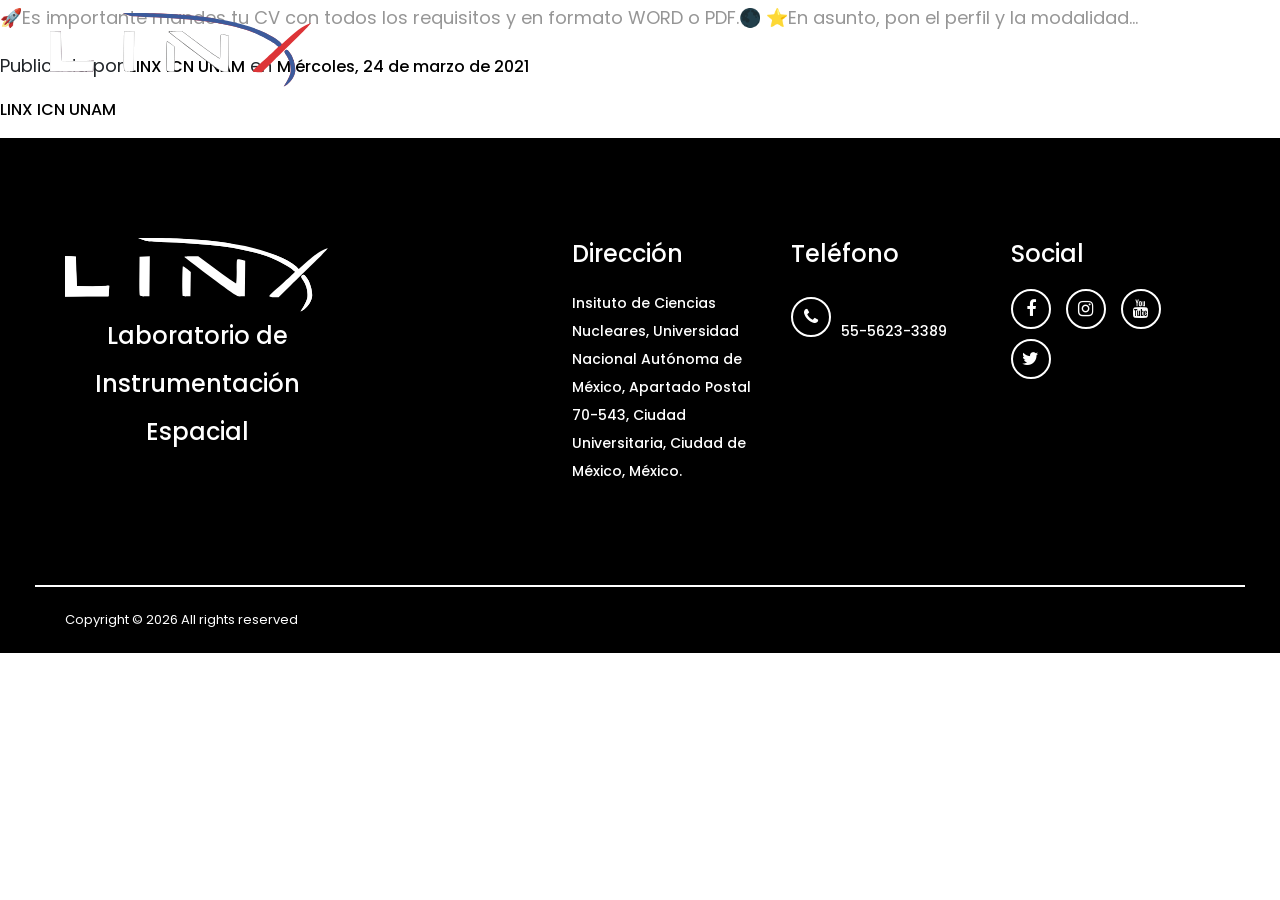
<file: linx/redes.html>
<!DOCTYPE html>
<html lang="en">

<head>
    <meta charset="UTF-8">
    <meta name="description" content="">
    <meta http-equiv="X-UA-Compatible" content="IE=edge">
    <meta name="viewport" content="width=device-width, initial-scale=1, shrink-to-fit=no">
    <!-- The above 4 meta tags *must* come first in the head; any other head content must come *after* these tags -->

    <!-- Title -->
    <title>LINX</title>

    <!-- Favicon -->
    <link rel="icon" href="img/LINX_BNA_VECTOR2.svg">

    <!-- Stylesheet -->
    <link rel="stylesheet" href="style.css">

</head>

<body>
    <header class="header-area" id="header"></header>
    <div id="fb-root"></div>
    <script async defer crossorigin="anonymous" src="https://connect.facebook.net/es_ES/sdk.js#xfbml=1&version=v10.0" nonce="NHy4sbqD"></script>
    <!-- Preloader -->
    <div class="preloader d-flex align-items-center justify-content-center">
        <div class="lds-ellipsis">
            <div></div>
            <div></div>
        </div>
    </div>

    <!-- ##### Header Area Start ##### -->

    <div class="fb-post " data-href="https://www.facebook.com/362410274555755/photos/a.379552046174911/889551795174931/?type=3&amp;theater" data-width="350" data-show-text="true">
        <blockquote cite="https://www.facebook.com/362410274555755/photos/a.379552046174911/889551795174931/?type=3" class="fb-xfbml-parse-ignore">
            <p>🚀Es importante mandes tu CV con todos los requisitos y en formato WORD o PDF.🌑 ⭐En asunto, pon el perfil y la modalidad...</p>Publicada por <a href="https://www.facebook.com/LINX-ICN-UNAM-362410274555755/">LINX ICN UNAM</a> en&nbsp;<a href="https://www.facebook.com/362410274555755/photos/a.379552046174911/889551795174931/?type=3">Miércoles, 24 de marzo de 2021</a></blockquote>
    </div>
    <div class="hero-area" style="width: 1000px;">
        <div class="fb-page" data-href="https://www.facebook.com/pg/LINX-ICN-UNAM-362410274555755/posts/?ref=page_internal" data-tabs="timeline" data-width="" data-height="" data-small-header="false" data-adapt-container-width="true" data-hide-cover="false" data-show-facepile="true">
            <blockquote cite="https://www.facebook.com/pg/LINX-ICN-UNAM-362410274555755/posts/?ref=page_internal" class="fb-xfbml-parse-ignore"><a href="https://www.facebook.com/pg/LINX-ICN-UNAM-362410274555755/posts/?ref=page_internal">LINX ICN UNAM</a></blockquote>
        </div>
    </div>
    <!-- ##### Header Area End ##### -->

    <footer class="footer-area section-padding-100-0 ">
        <div class="container-fluid ">
            <div class="row justify-content-between ">

                <!-- Single Footer Widget -->
                <div class="col-12 col-sm-4 col-md-3 ">
                    <div class="single-footer-widget mb-100 ">
                        <!-- Footer Logo -->
                        <div class="row">
                            <a href="index.html " class="footer-logo ">
                                <div style="width: 100%;"><img src="img/LINX_BNA_VECTOR_blanco.svg " alt=" "></a>
                            <br>
                            <p class="text-center widget-title " style="display: block;">Laboratorio de Instrumentación Espacial</p>
                            </div>
                        </div>
                    </div>
                </div>

                <!-- Single Footer Widget -->
                <div class="col-12 col-md-9 col-lg-8 col-xl-7 ">
                    <div class="row ">
                        <!-- Single Footer Widget -->
                        <div class="col-sm-4 ">
                            <div class="single-footer-widget mb-100 ">
                                <h5 class="widget-title ">Dirección</h5>
                                <p>Insituto de Ciencias Nucleares, Universidad Nacional Autónoma de México, Apartado Postal 70-543, Ciudad Universitaria, Ciudad de México, México.</p>
                            </div>
                        </div>

                        <!-- Single Footer Widget -->
                        <div class="col-sm-4 ">
                            <div class="single-footer-widget mb-100 ">
                                <h5 class="widget-title ">Teléfono</h5>
                                <p><i class="fa fa-phone "></i> <br> 55-5623-3389</p>
                            </div>
                        </div>

                        <!-- Single Footer Widget -->
                        <div class="col-sm-4 ">
                            <div class="single-footer-widget mb-100 ">
                                <h5 class="widget-title ">Social</h5>
                                <div class="footer-social-info ">
                                    <a href="# "><i class="fa fa-facebook "></i></a>


                                    <a href="# "><i class="fa fa-instagram "></i></a>
                                    <a href="# "><i class="fa fa-youtube "></i></a>
                                    <a href="# "><i class="fa fa-twitter "></i></a>
                                </div>
                            </div>
                        </div>
                    </div>
                </div>
            </div>
        </div>

        <!-- Copywrite Area -->
        <div class="copywrite-area ">
            <div class="container-fluid ">
                <div class="row align-items-center ">
                    <div class="col-12 col-md-6 ">
                        <div class="copywrite-content ">
                            <!-- Copywrite Text -->
                            <p class="copywrite-text ">
                                <!-- Link back to Colorlib can't be removed. Template is licensed under CC BY 3.0. -->
                                Copyright &copy;
                                <script>
                                    document.write(new Date().getFullYear());
                                </script> All rights reserved
                            </p>

    </footer>
    <!-- ##### Footer Area Start ##### -->

    <!-- ##### All Javascript Script ##### -->
    <!-- jQuery-2.2.4 js -->
    <script src="js/jquery/jquery-2.2.4.min.js"></script>
    <!-- Popper js -->
    <script src="js/bootstrap/popper.min.js"></script>
    <!-- Bootstrap js -->
    <script src="js/bootstrap/bootstrap.min.js"></script>
    <!-- All Plugins js -->
    <script src="js/plugins/plugins.js"></script>
    <!-- Active js -->
    <script src="js/active.js"></script>
</body>

</html>
</file>
<file: linx/style.css>
/* transition - animation */


/* flex */


/* [Stylesheet - 1.0] */


/* :: 1.0 Import Fonts */

@import url("https://fonts.googleapis.com/css?family=Poppins:300,300i,400,400i,500,500i,600,600i,700,700i,800,800i,900,900i");

/* :: 2.0 Import All CSS */

@import url(css/bootstrap.min.css);
@import url(css/classy-nav.css);
@import url(css/owl.carousel.min.css);
@import url(css/animate.css);
@import url(css/magnific-popup.css);
@import url(css/font-awesome.min.css);

/* :: 3.0 Base CSS */

* {
    margin: 0;
    padding: 0;
}

body {
    font-family: "Poppins", sans-serif;
    font-size: 18px;
}

h1,
h2,
h3,
h4,
h5,
h6 {
    font-family: "Poppins", sans-serif;
    color: #000000;
    line-height: 1.3;
    font-weight: 500;
}

p {
    font-family: "Poppins", sans-serif;
    color: #969696;
    font-size: 18px;
    line-height: 2;
    font-weight: 400;
}

a,
a:hover,
a:focus {
    -webkit-transition-duration: 500ms;
    -o-transition-duration: 500ms;
    transition-duration: 500ms;
    text-decoration: none;
    outline: 0 solid transparent;
    color: #000000;
    font-weight: 500;
    font-size: 16px;
}

ul,
ol {
    margin: 0;
}

ul li,
ol li {
    list-style: none;
}

img {
    height: auto;
    max-width: 100%;
}


/* :: 3.1.0 Spacing */

.mt-15 {
    margin-top: 15px !important;
}

.mt-30 {
    margin-top: 30px !important;
}

.mt-50 {
    margin-top: 50px !important;
}

.mt-70 {
    margin-top: 70px !important;
}

.mt-100 {
    margin-top: 100px !important;
}

.mb-15 {
    margin-bottom: 15px !important;
}

.mb-30 {
    margin-bottom: 30px !important;
}

.mb-50 {
    margin-bottom: 50px !important;
}

.mb-70 {
    margin-bottom: 70px !important;
}

.mb-100 {
    margin-bottom: 100px !important;
}

.ml-15 {
    margin-left: 15px !important;
}

.ml-30 {
    margin-left: 30px !important;
}

.ml-50 {
    margin-left: 50px !important;
}

.mr-15 {
    margin-right: 15px !important;
}

.mr-30 {
    margin-right: 30px !important;
}

.mr-50 {
    margin-right: 50px !important;
}


/* :: 3.2.0 Height */

.height-400 {
    height: 400px !important;
}

.height-500 {
    height: 500px !important;
}

.height-600 {
    height: 600px !important;
}

.height-700 {
    height: 700px !important;
}

.height-800 {
    height: 800px !important;
}


/* :: 3.3.0 Section Padding */

.section-padding-100 {
    padding-top: 100px;
    padding-bottom: 100px;
}

.section-padding-100-0 {
    padding-top: 100px;
    padding-bottom: 0;
}

.section-padding-50-0 {
    padding-top: 50px;
    padding-bottom: 0;
}

.section-padding-0-100 {
    padding-top: 0;
    padding-bottom: 100px;
}

.section-padding-100-70 {
    padding-top: 100px;
    padding-bottom: 70px;
}


/* :: 3.4.0 Preloader */

.preloader {
    background-color: #5E6A75;
    width: 100%;
    height: 100%;
    position: fixed;
    top: 0;
    left: 0;
    right: 0;
    z-index: 99999;
}

.preloader .lds-ellipsis {
    display: inline-flex;
    align-items: center;
    justify-content: center;
}

.preloader .lds-ellipsis div {
    position: absolute;
    display: flex;
    top: 0px;
    width: 80%;
    height: 80%;
    background: url(/linx/img/media/GIF-LINX2.gif);
    background-position: center;
}

@-webkit-keyframes lds-ellipsis1 {
    0% {
        -webkit-transform: scale(0);
        -ms-transform: scale(0);
        transform: scale(0);
    }
    100% {
        -webkit-transform: scale(1);
        -ms-transform: scale(1);
        transform: scale(1);
    }
}

@keyframes lds-ellipsis1 {
    0% {
        -webkit-transform: scale(0);
        -ms-transform: scale(0);
        transform: scale(0);
    }
    100% {
        -webkit-transform: scale(1);
        -ms-transform: scale(1);
        transform: scale(1);
    }
}

@-webkit-keyframes lds-ellipsis3 {
    0% {
        -webkit-transform: scale(1);
        -ms-transform: scale(1);
        transform: scale(1);
    }
    100% {
        -webkit-transform: scale(0);
        -ms-transform: scale(0);
        transform: scale(0);
    }
}

@keyframes lds-ellipsis3 {
    0% {
        -webkit-transform: scale(1);
        -ms-transform: scale(1);
        transform: scale(1);
    }
    100% {
        -webkit-transform: scale(0);
        -ms-transform: scale(0);
        transform: scale(0);
    }
}

@-webkit-keyframes lds-ellipsis2 {
    0% {
        -webkit-transform: translate(0, 0);
        -ms-transform: translate(0, 0);
        transform: translate(0, 0);
    }
    100% {
        -webkit-transform: translate(19px, 0);
        -ms-transform: translate(19px, 0);
        transform: translate(19px, 0);
    }
}

@keyframes lds-ellipsis2 {
    0% {
        -webkit-transform: translate(0, 0);
        -ms-transform: translate(0, 0);
        transform: translate(0, 0);
    }
    100% {
        -webkit-transform: translate(19px, 0);
        -ms-transform: translate(19px, 0);
        transform: translate(19px, 0);
    }
}


/* :: 3.7.0 Miscellaneous */

.jarallax {
    position: relative;
    z-index: 0;
}

.jarallax>.jarallax-img {
    position: absolute;
    object-fit: cover;
    font-family: 'object-fit: cover;';
    top: 0;
    left: 0;
    width: 100%;
    height: 100%;
}

.section-heading {
    position: relative;
    margin-bottom: 70px;
}

.section-heading h2 {
    font-size: 48px;
    color: #212121;
    font-weight: 700;
    margin-bottom: 10px;
    font-weight: 500;
}

@media only screen and (min-width: 992px) and (max-width: 1199px) {
    .section-heading h2 {
        font-size: 36px;
    }
}

@media only screen and (min-width: 768px) and (max-width: 991px) {
    .section-heading h2 {
        font-size: 30px;
    }
}

@media only screen and (max-width: 767px) {
    .section-heading h2 {
        font-size: 24px;
    }
}

.section-heading h6 {
    font-size: 18px;
    margin-bottom: 0;
    color: #969696;
}

.section-heading p {
    font-weight: 300;
    font-size: 18px;
    margin-bottom: 0;
}

.box-shadow {
    position: relative;
}

.box-shadow:hover {
    box-shadow: 0 0 24px rgba(0, 0, 0, 0.2);
}

.tooltip-inner {
    background-color: #1C418C;
    box-shadow: 0 0 24px rgba(0, 0, 0, 0.2);
}

.tooltip .arrow::before {
    border-bottom-color: #1C418C;
}

.bg-img {
    background-position: center center;
    background-size: cover;
    background-repeat: no-repeat;
}

.bg-white {
    background-color: #ffffff !important;
}

.bg-dark {
    background-color: #000000 !important;
}

.bg-transparent {
    background-color: transparent !important;
}

.bg-gray {
    background-color: #f8f8f8;
}

.font-bold {
    font-weight: 700;
}

.font-light {
    font-weight: 300;
}

.bg-overlay {
    position: relative;
    z-index: 2;
    background-position: center center;
    background-size: cover;
}

.bg-overlay::after {
    background-color: rgba(0, 0, 0, 0.61);
    position: absolute;
    top: 0;
    left: 0;
    width: 100%;
    height: 100%;
    content: "";
}

.bg-fixed {
    background-attachment: fixed !important;
}


/* :: 3.6.0 ScrollUp */

#scrollUp {
    background-color: #688bfe;
    border-radius: 5px 0 0 5px;
    bottom: 70px;
    color: #ffffff;
    font-size: 10px;
    padding: 12px 0;
    height: 60px;
    line-height: 1.8;
    right: 0;
    text-align: center;
    width: 35px;
    -webkit-transition-duration: 500ms;
    -o-transition-duration: 500ms;
    transition-duration: 500ms;
    font-weight: 700;
    box-shadow: 0 1px 5px 2px rgba(0, 0, 0, 0.15);
    text-transform: uppercase;
    background: url('/linx/img/logos/divulgacion/GLOBO.jpg'), no-repeat;
    background-size: 95% 80%;
    width: 50px;
    height: 116px;
    display: block;
}

.transicion {
    -webkit-transition: opacity 1.5s ease-in-out;
    -moz-transition: opacity 1.5s ease-in-out;
    -ms-transition: opacity 1.5s ease-in-out;
    -o-transition: opacity 1.5s ease-in-out;
    transition: opacity 1.5s ease-in-out;
}

#scrollUp i {
    font-size: 18px;
    display: block;
}


/* :: 3.7.0 pixel Button */

.pixel-btn {
    -webkit-transition-duration: 500ms;
    -o-transition-duration: 500ms;
    transition-duration: 500ms;
    background-color: #1C418C;
    position: relative;
    display: inline-block;
    min-width: 170px;
    height: 48px;
    color: #ffffff;
    border-radius: 0;
    padding: 0 35px 0 20px;
    font-size: 18px;
    line-height: 48px;
    font-weight: 600;
    text-transform: uppercase;
}

.pixel-btn::after {
    position: absolute;
    top: 0;
    right: 20px;
    font-size: 18px;
    content: '\f105';
    font-family: 'FontAwesome';
}

.pixel-btn:hover,
.pixel-btn:focus {
    font-size: 14px;
    font-weight: 600;
    background-color: #688bfe;
    color: #ffffff;
    box-shadow: 0 0 50px rgba(0, 0, 0, 0.15);
}

.pixel-btn.btn-2 {
    background-color: #688bfe;
    color: #ffffff;
}

.pixel-btn.btn-2:hover,
.pixel-btn.btn-2:focus {
    background-color: #1C418C;
    color: #ffffff;
    box-shadow: 0 0 50px rgba(0, 0, 0, 0.15);
}

.pixel-btn.btn-3 {
    background-color: transparent;
    color: #688bfe;
    border: 2px solid #688bfe;
    line-height: 44px;
}

.pixel-btn.btn-3:hover,
.pixel-btn.btn-3:focus {
    background-color: transparent;
    color: #1C418C;
    box-shadow: 0 0 50px rgba(0, 0, 0, 0.15);
    border: 2px solid #1C418C;
}


/* :: 4.0 Header Area CSS */

.header-area {
    position: absolute;
    z-index: 1000;
    width: 100%;
    top: 0;
    left: 0;
    right: 0;
}

.header-area .pixel-main-menu {
    position: relative;
    width: 100%;
    padding: 0 35px;
    -webkit-transition-duration: 500ms;
    -o-transition-duration: 500ms;
    transition-duration: 500ms;
}

@media only screen and (max-width: 767px) {
    .header-area .pixel-main-menu {
        padding: 0;
    }
}

.header-area .pixel-main-menu .classy-nav-container {
    background-color: transparent;
}

.header-area .pixel-main-menu .classy-navbar {
    height: 100px;
    padding: 0;
    background-color: transparent;
}

@media only screen and (min-width: 768px) and (max-width: 991px) {
    .header-area .pixel-main-menu .classy-navbar {
        height: 70px;
    }
}

@media only screen and (max-width: 767px) {
    .header-area .pixel-main-menu .classy-navbar {
        height: 70px;
    }
}

@media only screen and (max-width: 767px) {
    .header-area .pixel-main-menu .classy-navbar .nav-brand {
        width: 80px;
        margin-right: 10px;
    }
}

.header-area .pixel-main-menu .classy-navbar .classynav ul li a {
    font-weight: 500;
    text-transform: capitalize;
    font-size: 18px;
    padding: 0 10px;
    color: #ffffff;
}

.header-area .pixel-main-menu .classy-navbar .classynav ul li a:hover,
.header-area .pixel-main-menu .classy-navbar .classynav ul li a:focus {
    color: #1C418C;
}

@media only screen and (min-width: 992px) and (max-width: 1199px) {
    .header-area .pixel-main-menu .classy-navbar .classynav ul li a {
        font-size: 16px;
        padding: 0 5px;
    }
}

@media only screen and (min-width: 768px) and (max-width: 991px) {
    .header-area .pixel-main-menu .classy-navbar .classynav ul li a {
        color: #212121;
        font-size: 14px;
    }
}

@media only screen and (max-width: 767px) {
    .header-area .pixel-main-menu .classy-navbar .classynav ul li a {
        color: #212121;
        font-size: 14px;
    }
}

.header-area .pixel-main-menu .classy-navbar .classynav>ul>li:first-child a {
    padding-left: 0;
}

@media only screen and (min-width: 768px) and (max-width: 991px) {
    .header-area .pixel-main-menu .classy-navbar .classynav>ul>li:first-child a {
        padding-left: 10px;
    }
}

@media only screen and (max-width: 767px) {
    .header-area .pixel-main-menu .classy-navbar .classynav>ul>li:first-child a {
        padding-left: 10px;
    }
}

.header-area .pixel-main-menu .classy-navbar .classynav ul li.megamenu-item>a::after,
.header-area .pixel-main-menu .classy-navbar .classynav ul li.has-down>a::after {
    color: #ffffff;
}

@media only screen and (min-width: 768px) and (max-width: 991px) {
    .header-area .pixel-main-menu .classy-navbar .classynav ul li.megamenu-item>a::after,
    .header-area .pixel-main-menu .classy-navbar .classynav ul li.has-down>a::after {
        color: #212121;
    }
}

@media only screen and (max-width: 767px) {
    .header-area .pixel-main-menu .classy-navbar .classynav ul li.megamenu-item>a::after,
    .header-area .pixel-main-menu .classy-navbar .classynav ul li.has-down>a::after {
        color: #212121;
    }
}

.header-area .pixel-main-menu .classy-navbar .classynav ul li ul li.megamenu-item>a::after,
.header-area .pixel-main-menu .classy-navbar .classynav ul li ul li a {
    color: #212121;
    font-size: 14px;
    padding: 0 5px;
}

.header-area .top-social-info {
    position: relative;
}

@media only screen and (min-width: 768px) and (max-width: 991px) {
    .header-area .top-social-info {
        margin-top: 30px;
        margin-left: 15px !important;
    }
}

@media only screen and (max-width: 767px) {
    .header-area .top-social-info {
        margin-top: 30px;
        margin-left: 15px !important;
    }
}

.header-area .top-social-info a {
    display: inline-block;
    width: 40px;
    height: 40px;
    font-size: 18px;
    border: 2px solid #ffffff;
    color: #ffffff;
    border-radius: 50%;
    text-align: center;
    line-height: 36px;
    margin-left: 10px;
}

@media only screen and (min-width: 992px) and (max-width: 1199px) {
    .header-area .top-social-info a {
        width: 30px;
        height: 30px;
        line-height: 26px;
        margin-left: 5px;
        font-size: 14px;
    }
}

@media only screen and (min-width: 768px) and (max-width: 991px) {
    .header-area .top-social-info a {
        width: 30px;
        height: 30px;
        line-height: 26px;
        margin-left: 5px;
        font-size: 14px;
    }
}

@media only screen and (max-width: 767px) {
    .header-area .top-social-info a {
        width: 30px;
        height: 30px;
        line-height: 26px;
        margin-left: 5px;
        font-size: 14px;
        color: #212121;
        border-color: #212121;
    }
}

.header-area .top-social-info a:hover,
.header-area .top-social-info a:focus {
    border-color: #1C418C;
    color: #1C418C;
}

.header-area .is-sticky .pixel-main-menu {
    background-color: #000000;
    box-shadow: 0 7px 40px 0 rgba(0, 0, 0, 0.3);
}

.classy-navbar-toggler .navbarToggler span {
    background-color: #ffffff;
}


/* :: 7.0 Hero Area CSS */

.hero-area {
    position: relative;
}

.menu_inter {
    position: relative;
    height: 1000px;
    background-color: black;
    margin: 0 auto;
}

.hero-area .owl-prev,
.hero-area .owl-next {
    position: absolute;
    top: 50%;
    font-size: 24px;
    font-weight: 700;
    color: #ffffff;
    left: 50px;
    text-transform: uppercase;
    -webkit-transition-duration: 500ms;
    -o-transition-duration: 500ms;
    transition-duration: 500ms;
    -webkit-transform: translateY(-50%);
    -ms-transform: translateY(-50%);
    transform: translateY(-50%);
    opacity: 0;
    visibility: hidden;
}

@media only screen and (min-width: 768px) and (max-width: 991px) {
    .hero-area .owl-prev,
    .hero-area .owl-next {
        font-size: 18px;
    }
    .reclutamiento {
        font-size: 20pt;
    }
}

@media only screen and (max-width: 767px) {
    .hero-area .owl-prev,
    .hero-area .owl-next {
        left: 20px;
        font-size: 16px;
    }
    .reclutamiento {
        font-size: 100%
    }
}

.hero-area .owl-prev:hover,
.hero-area .owl-next:hover {
    color: #1C418C;
}

.hero-area .owl-next {
    left: auto;
    right: 50px;
}

@media only screen and (max-width: 767px) {
    .hero-area .owl-next {
        right: 20px;
    }
}

.hero-area:hover .owl-next,
.hero-area:hover .owl-prev {
    opacity: 1;
    visibility: visible;
}

.single-slide {
    position: relative;
    z-index: 99;
    width: 100%;
    height: 970px;
    overflow: hidden;
}

.single-slide .slide-bg-img {
    position: absolute;
    width: 100%;
    height: 100%;
    z-index: -12;
    top: 0;
    left: 0;
    right: 0;
    bottom: 0;
}

.single-slide .welcome-text {
    position: relative;
}

.single-slide .welcome-text h2 {
    font-size: 72px;
    color: #ffffff;
    font-weight: 500;
    margin-bottom: 10px;
}

.single-slide .welcome-text h2 span {
    color: #ffffff;
    font-weight: 300;
}

@media only screen and (min-width: 992px) and (max-width: 1199px) {
    .single-slide .welcome-text h2 {
        font-size: 48px;
    }
}

@media only screen and (min-width: 768px) and (max-width: 991px) {
    .single-slide .welcome-text h2 {
        font-size: 42px;
    }
}

@media only screen and (max-width: 767px) {
    .single-slide .welcome-text h2 {
        font-size: 24px;
    }
}

.single-slide .welcome-text h4 {
    font-size: 24px;
    font-weight: 400;
    color: #ffffff;
    margin-bottom: 15px;
}

@media only screen and (max-width: 767px) {
    .single-slide .welcome-text h4 {
        font-size: 18px;
    }
}

.single-slide .welcome-text h4 span {
    font-weight: 300;
}

@media only screen and (min-width: 992px) and (max-width: 1199px) {
    .single-slide {
        height: 700px;
    }
    .single-slide2 {
        height: 700px;
    }
}

@media only screen and (min-width: 768px) and (max-width: 991px) {
    .single-slide {
        height: 600px;
    }
    .single-slide2 {
        height: 600px;
    }
}

@media only screen and (max-width: 767px) {
    .single-slide {
        height: 550px;
    }
    .single-slide2 {
        height: 550px;
    }
}

.single-slide2 {
    position: relative;
    z-index: 99;
    width: 100%;
    height: 768px;
    background-color: black;
    overflow: hidden;
}

.single-slide2 .slide-bg-img {
    position: absolute;
    width: 100%;
    height: 100%;
    z-index: -12;
    top: 0;
    left: 0;
    right: 0;
    bottom: 0;
}

.single-slide2 .welcome-text {
    position: relative;
}

.single-slide2 .welcome-text h2 {
    font-size: 72px;
    color: #ffffff;
    font-weight: 500;
    margin-bottom: 10px;
}

.single-slide2 .welcome-text a {
    font-size: 72px;
    color: #1C418C;
    align-content: center;
}

.single-slide2 .welcome-text a:hover {
    color: rgb(0, 183, 255);
    ;
}

.single-slide3 {
    position: relative;
    z-index: 99;
    width: 100%;
    height: 100%;
    background-color: black;
    display: block;
}

.single-slide3 .slide-bg-img {
    position: absolute;
    width: 100%;
    height: 100%;
    z-index: -12;
    top: 0;
    left: 0;
    right: 0;
    bottom: 0;
    display: inline-flex;
}

@media only screen and (min-width: 992px) and (max-width: 1199px) {
    .single-slide2 .welcome-text h2 {
        font-size: 48px;
    }
}

@media only screen and (min-width: 768px) and (max-width: 991px) {
    .single-slide2 .welcome-text h2 {
        font-size: 42px;
    }
}

@media only screen and (max-width: 767px) {
    .single-slide2 .welcome-text h2 {
        font-size: 24px;
    }
}

.single-slide2 .welcome-text h4 {
    font-size: 24px;
    font-weight: 400;
    color: #ffffff;
    margin-bottom: 15px;
}

@media only screen and (max-width: 767px) {
    .single-slide2 .welcome-text h4 {
        font-size: 18px;
    }
}

.single-slide2 .welcome-text h4 span {
    font-weight: 300;
}

@media only screen and (min-width: 992px) and (max-width: 1199px) {
    .single-slide2 {
        height: 700px;
    }
}

@media only screen and (min-width: 768px) and (max-width: 991px) {
    .single-slide2 {
        height: 600px;
    }
}

@media only screen and (max-width: 767px) {
    .single-slide2 {
        height: 550px;
    }
}

@-webkit-keyframes slide-bg {
    0% {
        -webkit-transform: scale(1.3);
        -ms-transform: scale(1.3);
        transform: scale(1.3);
    }
    100% {
        -webkit-transform: scale(1);
        -ms-transform: scale(1);
        transform: scale(1);
    }
}

@keyframes slide-bg {
    0% {
        -webkit-transform: scale(1.3);
        -ms-transform: scale(1.3);
        transform: scale(1.3);
    }
    100% {
        -webkit-transform: scale(1);
        -ms-transform: scale(1);
        transform: scale(1);
    }
}


/* Catagory Area CSS */

.top-catagory-area {
    position: relative;
}

.top-catagory-area .single-catagory {
    position: relative;
    @flex (0 0 50%);
    max-width: 50%;
    width: 50%;
    height: 768px;
}

@media only screen and (min-width: 992px) and (max-width: 1199px) {
    .top-catagory-area .single-catagory {
        height: 400px;
    }
}

@media only screen and (min-width: 768px) and (max-width: 991px) {
    .top-catagory-area .single-catagory {
        height: 400px;
    }
}

@media only screen and (max-width: 767px) {
    .top-catagory-area .single-catagory {
        height: 300px;
        @flex (0 0 100%);
        max-width: 100%;
        width: 100%;
    }
}

.top-catagory-area .single-catagory a {
    display: inline-block;
    font-size: 72px;
    margin: 0;
    color: #ffffff;
}

@media only screen and (min-width: 992px) and (max-width: 1199px) {
    .top-catagory-area .single-catagory a {
        font-size: 42px;
    }
}

@media only screen and (min-width: 768px) and (max-width: 991px) {
    .top-catagory-area .single-catagory a {
        font-size: 36px;
    }
}

@media only screen and (max-width: 767px) {
    .top-catagory-area .single-catagory a {
        font-size: 24px;
    }
}

.top-catagory-area .single-catagory a:hover {
    color: #1C418C
}


/* :: 9.0 Newsletter Area CSS */

.nl-area {
    position: relative;
    z-index: 3;
    background-color: #688bfe;
}

.nl-area .nl-form {
    position: relative;
}

.nl-area .nl-form h4 {
    color: #ffffff;
    margin-bottom: 25px;
    display: block;
    font-weight: 500;
}

@media only screen and (max-width: 767px) {
    .nl-area .nl-form h4 {
        font-size: 18px;
    }
}

.nl-area .nl-form form {
    width: 100%;
    position: relative;
}

.nl-area .nl-form form input {
    width: 100%;
    height: 50px;
    background-color: transparent;
    border: none;
    border-bottom: 2px solid #ffffff;
    font-size: 12px;
    font-style: italic;
    text-align: center;
    color: #ffffff;
    -webkit-transition-duration: 500ms;
    -o-transition-duration: 500ms;
    transition-duration: 500ms;
}

.nl-area .nl-form form input:focus {
    border-bottom-color: #1C418C;
}


/* :: Portfolio Area CSS */

.pixel-projects-menu {
    position: relative;
    margin-bottom: 30px;
    width: 100%;
}

.pixel-projects-menu .btn {
    padding: 10px 20px;
    background-color: transparent;
    font-size: 14px;
    text-transform: capitalize;
    font-weight: 500;
    color: #969696;
    border-radius: 50px;
    border: 2px solid transparent;
}

.btnRotate {
    width: 5vw;
    transform: rotate(270deg);
    -webkit-transition-duration: 500ms;
    -o-transition-duration: 500ms;
    transition-duration: 500ms;
}

.pixel-projects-menu .btn.active,
.pixel-projects-menu .btn:focus {
    box-shadow: none;
    color: #1C418C;
    border-color: #1C418C;
}

#mom {
    width: 100%;
}

.baby {
    text-align: center;
    float: left;
    position: relative;
    width: 26.67%;
    margin-left: 7%;
}

.single_gallery_item {
    display: inline-block;
    float: left;
    position: relative;
    z-index: 2;
    width: 33.3333334%;
    overflow: hidden;
    -webkit-transition-duration: 500ms;
    -o-transition-duration: 500ms;
    transition-duration: 500ms;
}

@media only screen and (max-width: 767px) {
    .single_gallery_item {
        width: 100%;
    }
}

.single_gallery_item img {
    width: 100%;
    -webkit-transition-duration: 2000ms;
    -o-transition-duration: 2000ms;
    transition-duration: 2000ms;
}

.single_gallery_item .hover-content {
    width: 100%;
    height: 100%;
    position: absolute;
    top: 0;
    bottom: 0;
    left: 0;
    right: 0;
    background-color: transparent;
    opacity: 0;
    visibility: hidden;
    -webkit-transition-duration: 500ms;
    -o-transition-duration: 500ms;
    transition-duration: 500ms;
}

.single_gallery_item .hover-content .zoom-img {
    display: inline-block;
    width: 100%;
    height: 100%;
    border-radius: 0%;
    border: 2px solid #ffffff;
    font-size: 20px;
    margin-bottom: 30px;
    color: transparent;
    line-height: 46px;
    margin-top: -15px;
    opacity: 0;
    -webkit-transition-duration: 500ms;
    -o-transition-duration: 500ms;
    transition-duration: 500ms;
}

.single_gallery_item .hover-content h4 {
    margin-bottom: 0;
    color: #ffffff;
}

@media only screen and (min-width: 992px) and (max-width: 1199px) {
    .single_gallery_item .hover-content h4 {
        font-size: 20px;
    }
}

@media only screen and (min-width: 768px) and (max-width: 991px) {
    .single_gallery_item .hover-content h4 {
        font-size: 16px;
    }
}

@media only screen and (max-width: 767px) {
    .single_gallery_item .hover-content h4 {
        font-size: 16px;
    }
}

.single_gallery_item:hover img {
    -webkit-transform: scale(1.1);
    -ms-transform: scale(1.1);
    transform: scale(1.1);
}

.single_gallery_item:hover .hover-content {
    opacity: 1;
    visibility: visible;
}

.single_gallery_item:hover .hover-content .zoom-img {
    margin-top: 0;
    opacity: 1;
}

.filas {
    width: 80%;
    padding-left: 2%;
}


/* Feature Area CSS */

.pixel-feature-area {
    position: relative;
}

.pixel-feature-area .feature-thumbnail {
    -webkit-box-flex: 0;
    -ms-flex: 0 0 50%;
    flex: 0 0 50%;
    max-width: 50%;
    width: 50%;
}

@media only screen and (max-width: 767px) {
    .pixel-feature-area .feature-thumbnail {
        -webkit-box-flex: 0;
        -ms-flex: 0 0 100%;
        flex: 0 0 100%;
        max-width: 100%;
        width: 100%;
        height: 300px;
    }
}

.pixel-feature-area .feature-content {
    -webkit-box-flex: 0;
    -ms-flex: 0 0 50%;
    flex: 0 0 50%;
    max-width: 50%;
    width: 50%;
    padding: 200px 50px;
}

@media only screen and (min-width: 992px) and (max-width: 1199px) {
    .pixel-feature-area .feature-content {
        padding: 100px 30px;
    }
}

@media only screen and (min-width: 768px) and (max-width: 991px) {
    .pixel-feature-area .feature-content {
        padding: 100px 30px;
    }
}

@media only screen and (max-width: 767px) {
    .pixel-feature-area .feature-content {
        padding: 50px 30px;
        -webkit-box-flex: 0;
        -ms-flex: 0 0 100%;
        flex: 0 0 100%;
        max-width: 100%;
        width: 100%;
    }
}

.pixel-feature-area .feature-content h1 {
    font-size: 36px;
    margin-bottom: 25px;
}

@media only screen and (min-width: 768px) and (max-width: 991px) {
    .pixel-feature-area .feature-content h1 {
        font-size: 30px;
    }
}

@media only screen and (max-width: 767px) {
    .pixel-feature-area .feature-content h1 {
        font-size: 24px;
    }
}

.pixel-feature-area .feature-content p {
    font-weight: 300;
    font-size: 24px;
}

@media only screen and (min-width: 992px) and (max-width: 1199px) {
    .pixel-feature-area .feature-content p {
        font-size: 16px;
    }
}

@media only screen and (min-width: 768px) and (max-width: 991px) {
    .pixel-feature-area .feature-content p {
        font-size: 16px;
    }
}

@media only screen and (max-width: 767px) {
    .pixel-feature-area .feature-content p {
        font-size: 16px;
    }
}


/* :: Team Member Area CSS */

.single-team-member {
    position: relative;
    -webkit-transition-duration: 500ms;
    -o-transition-duration: 500ms;
    transition-duration: 500ms;
}

.single-team-member img {
    -webkit-transition-duration: 500ms;
    -o-transition-duration: 500ms;
    transition-duration: 500ms;
    -webkit-filter: grayscale(100%);
    filter: grayscale(100%);
}

.single-team-member .hover-text {
    -webkit-transition-duration: 500ms;
    -o-transition-duration: 500ms;
    transition-duration: 500ms;
    position: absolute;
    width: 100%;
    height: 50%;
    bottom: 0;
    left: 0;
    right: 0;
    z-index: 100;
    padding-bottom: 25px;
    background-image: -webkit-gradient(linear, left top, left bottom, from(rgba(255, 121, 2, 0)), to(#184A8C));
    background-image: -webkit-linear-gradient(top, rgba(255, 121, 2, 0), #184A8C);
    background-image: -o-linear-gradient(top, rgba(255, 121, 2, 0), #184A8C);
    background-image: linear-gradient(to bottom, rgba(255, 121, 2, 0), #184A8C);
    opacity: 0;
    visibility: hidden;
}

.single-team-member .hover-text h4 {
    margin-bottom: 5px;
    color: #ffffff;
}

.single-team-member .hover-text h6 {
    font-size: 14px;
    color: #ffffff;
    display: flex;
    top: 100%;
    background-color: black;
    align-items: center;
    justify-content: center;
}

.single-team-member .hover-text h5 {
    font-size: 14px;
    color: #ffffff;
    display: block;
    background-color: black;
    position: relative;
}

.single-team-member .hover-text .social-info a {
    display: inline-block;
    width: 25px;
    height: 25px;
    border: 1px solid #ffffff;
    border-radius: 50%;
    font-size: 12px;
    color: #ffffff;
    line-height: 23px;
    margin: 0 5px;
}

.single-team-member .hover-text .social-info a:hover,
.single-team-member .hover-text .social-info a:focus {
    -webkit-transform: scale(1.2);
    -ms-transform: scale(1.2);
    transform: scale(1.2);
}

.single-team-member:hover img {
    -webkit-filter: grayscale(0%);
    filter: grayscale(0%);
}

.single-team-member:hover .hover-text {
    opacity: 1;
    visibility: visible;
}


/* :: Testimonial Area CSS */

.testimonial-slides {
    position: relative;
}

.testimonial-slides .owl-dots {
    display: -webkit-box;
    display: -ms-flexbox;
    display: flex;
    -webkit-box-pack: center;
    -ms-flex-pack: center;
    justify-content: center;
    -webkit-box-align: center;
    -ms-flex-align: center;
    align-items: center;
    margin-top: 80px;
}

.testimonial-slides .owl-dots .owl-dot {
    width: 8px;
    height: 8px;
    background-color: #9a9a9a;
    margin: 0 4px;
}

.testimonial-slides .owl-dots .owl-dot.active {
    width: 12px;
    height: 12px;
    background-color: #1C418C;
}

.single-testimonial-slide {
    position: relative;
    text-align: center;
}

.single-testimonial-slide img {
    margin: 0 auto 30px;
    width: 80px !important;
}

.single-testimonial-slide h4 {
    font-size: 24px;
    color: #969696;
}

.single-testimonial-slide span {
    font-size: 14px;
    font-weight: 300;
    color: #969696;
    margin-bottom: 40px;
    display: inline-block;
}

.single-testimonial-slide h5 {
    font-size: 22px;
    color: #969696;
    margin-bottom: 0;
    font-weight: 300;
    line-height: 1.8;
}

@media only screen and (min-width: 992px) and (max-width: 1199px) {
    .single-testimonial-slide h5 {
        font-size: 18px;
    }
}

@media only screen and (min-width: 768px) and (max-width: 991px) {
    .single-testimonial-slide h5 {
        font-size: 16px;
    }
}

@media only screen and (max-width: 767px) {
    .single-testimonial-slide h5 {
        font-size: 16px;
    }
}


/* :: 11.0 Footer Area CSS */

.footer-area {
    position: relative;
    background-color: black;
    padding-left: 35px;
    padding-right: 35px;
}

@media only screen and (max-width: 767px) {
    .footer-area {
        padding-left: 0;
        padding-right: 0;
    }
}

.footer-area .single-footer-widget {
    position: relative;
}

@media only screen and (max-width: 767px) {
    .footer-area .single-footer-widget {
        margin-bottom: 50px !important;
    }
}

.footer-area .single-footer-widget .widget-title {
    font-size: 24px;
    color: #ffffff;
    margin-bottom: 20px;
    font-weight: 500;
}

@media only screen and (max-width: 767px) {
    .footer-area .single-footer-widget .widget-title {
        font-size: 20px;
    }
}

.footer-area .single-footer-widget p {
    margin-bottom: 0;
    font-size: 14px;
    color: #ffffff;
    font-weight: 500;
    display: -webkit-box;
    display: -ms-flexbox;
    display: flex;
    -webkit-box-align: center;
    -ms-flex-align: center;
    align-items: center;
}

.footer-area .single-footer-widget p i {
    display: inline-block;
    width: 40px;
    height: 40px;
    font-size: 18px;
    border: 2px solid #ffffff;
    color: #ffffff;
    border-radius: 50%;
    text-align: center;
    line-height: 36px;
    margin-right: 10px;
}

@media only screen and (min-width: 992px) and (max-width: 1199px) {
    .footer-area .single-footer-widget p i {
        width: 30px;
        height: 30px;
        font-size: 14px;
        line-height: 26px;
    }
}

@media only screen and (min-width: 768px) and (max-width: 991px) {
    .footer-area .single-footer-widget p i {
        width: 30px;
        height: 30px;
        font-size: 14px;
        line-height: 26px;
    }
}

@media only screen and (max-width: 767px) {
    .footer-area .single-footer-widget p i {
        width: 30px;
        height: 30px;
        font-size: 14px;
        line-height: 26px;
    }
}

.footer-area .single-footer-widget .footer-social-info {
    position: relative;
}

.footer-area .single-footer-widget .footer-social-info a {
    display: inline-block;
    width: 40px;
    height: 40px;
    font-size: 18px;
    border: 2px solid #ffffff;
    color: #ffffff;
    border-radius: 50%;
    text-align: center;
    line-height: 36px;
    margin-right: 10px;
    margin-bottom: 10px;
}

.footer-area .single-footer-widget .footer-social-info a:last-child {
    margin-right: 0;
}

@media only screen and (min-width: 992px) and (max-width: 1199px) {
    .footer-area .single-footer-widget .footer-social-info a {
        width: 30px;
        height: 30px;
        line-height: 26px;
        font-size: 14px;
    }
}

@media only screen and (min-width: 768px) and (max-width: 991px) {
    .footer-area .single-footer-widget .footer-social-info a {
        width: 30px;
        height: 30px;
        line-height: 26px;
        font-size: 14px;
    }
}

@media only screen and (max-width: 767px) {
    .footer-area .single-footer-widget .footer-social-info a {
        width: 30px;
        height: 30px;
        line-height: 26px;
        font-size: 14px;
    }
}

.footer-area .single-footer-widget .footer-social-info a:hover,
.footer-area .single-footer-widget .footer-social-info a:focus {
    border-color: #1C418C;
    color: #1C418C;
}

.nextPrev:hover {
    border-color: #1C418C;
    color: #1C418C;
}

.footer-area .copywrite-area {
    position: relative;
    border-top: 2px solid #ffffff;
    padding: 20px 0;
}

.footer-area .copywrite-area .copywrite-text {
    font-size: 13px;
    margin-bottom: 0;
    color: #ffffff;
    font-weight: 400;
}

@media only screen and (min-width: 768px) and (max-width: 991px) {
    .footer-area .copywrite-area .copywrite-text {
        font-size: 11px;
    }
}

@media only screen and (max-width: 767px) {
    .footer-area .copywrite-area .copywrite-text {
        font-size: 11px;
        margin-bottom: 15px;
    }
}

.footer-area .copywrite-area .footer-nav {
    position: relative;
    text-align: right;
}

.footer-area .copywrite-area .footer-nav ul {
    display: -webkit-box;
    display: -ms-flexbox;
    display: flex;
    -webkit-box-align: center;
    -ms-flex-align: center;
    align-items: center;
    -webkit-box-pack: end;
    -ms-flex-pack: end;
    justify-content: flex-end;
}

@media only screen and (max-width: 767px) {
    .footer-area .copywrite-area .footer-nav ul {
        -webkit-box-pack: start;
        -ms-flex-pack: start;
        justify-content: flex-start;
    }
}

.footer-area .copywrite-area .footer-nav ul li a {
    display: inline-block;
    color: #ffffff;
    font-size: 16px;
    font-weight: 500;
    padding: 0 10px;
}

@media only screen and (min-width: 992px) and (max-width: 1199px) {
    .footer-area .copywrite-area .footer-nav ul li a {
        font-size: 14px;
    }
}

@media only screen and (min-width: 768px) and (max-width: 991px) {
    .footer-area .copywrite-area .footer-nav ul li a {
        padding: 0 5px;
        font-size: 13px;
    }
}

@media only screen and (max-width: 767px) {
    .footer-area .copywrite-area .footer-nav ul li a {
        padding: 0 4px;
        font-size: 11px;
    }
}

.footer-area .copywrite-area .footer-nav ul li:last-child a {
    padding-right: 0;
}

@media only screen and (max-width: 767px) {
    .footer-area .copywrite-area .footer-nav ul li:first-child a {
        padding-left: 0;
    }
}


/* :: 12.0 Blog Area CSS */

.breadcrumb-area {
    position: relative;
    width: 100%;
    height: 380px;
    padding: 0 35px;
}

@media only screen and (min-width: 992px) and (max-width: 1199px) {
    .breadcrumb-area {
        height: 300px;
    }
}

@media only screen and (min-width: 768px) and (max-width: 991px) {
    .breadcrumb-area {
        height: 280px;
    }
}

@media only screen and (max-width: 767px) {
    .breadcrumb-area {
        height: 250px;
    }
}

.breadcrumb-area::after {
    content: '';
    position: absolute;
    width: 100%;
    height: 100%;
    top: 0;
    left: 0;
    background-color: #184a8c48
}

.breadcrumb-area .breadcrumb-content {
    text-align: center;
}

.breadcrumb-area .breadcrumb-content h2 {
    color: #ffffff;
    font-size: 60px;
    font-weight: 600;
    text-transform: capitalize;
    margin-bottom: 0;
    display: inline-block;
}

@media only screen and (min-width: 992px) and (max-width: 1199px) {
    .breadcrumb-area .breadcrumb-content h2 {
        font-size: 42px;
    }
}

@media only screen and (min-width: 768px) and (max-width: 991px) {
    .breadcrumb-area .breadcrumb-content h2 {
        font-size: 36px;
    }
}

@media only screen and (max-width: 767px) {
    .breadcrumb-area .breadcrumb-content h2 {
        font-size: 24px;
    }
}

.pagination {
    position: relative;
}

.pagination .page-item .page-link {
    width: 40px;
    height: 40px;
    background-color: #ffffff;
    border-radius: 50%;
    line-height: 40px;
    font-weight: 500;
    font-size: 16px;
    color: #9a9a9a;
    padding: 0;
    border: 2px solid #9a9a9a;
    text-align: center;
    margin: 0 3px;
}

.pagination .page-item .page-link:hover,
.pagination .page-item .page-link:focus {
    color: #ffffff;
    background-color: #1C418C;
    border-color: #1C418C;
}

.pagination .page-item.active .page-link {
    color: #ffffff;
    background-color: #1C418C;
    border-color: #1C418C;
}


/* :: Service Area CSS */

.single-service-cata {
    position: relative;
    height: 240px;
    -webkit-box-flex: 0;
    -ms-flex: 0 0 33.33334%;
    flex: 0 0 33.33334%;
    max-width: 33.33334%;
    width: 33.33334%;
    text-align: center;
}

@media only screen and (min-width: 992px) and (max-width: 1199px) {
    .single-service-cata {
        height: 480px;
    }
}

@media only screen and (min-width: 768px) and (max-width: 991px) {
    .single-service-cata {
        height: 400px;
    }
}

@media only screen and (max-width: 767px) {
    .single-service-cata {
        height: 300px;
        -webkit-box-flex: 0;
        -ms-flex: 0 0 100%;
        flex: 0 0 100%;
        max-width: 100%;
        width: 100%;
    }
}

.single-service-cata::after {
    -webkit-transition-duration: 500ms;
    -o-transition-duration: 500ms;
    transition-duration: 500ms;
    content: '';
    width: 100%;
    height: 100%;
    position: absolute;
    top: 0;
    left: 0;
    background-color: rgba(104, 139, 254, 0.7);
}

.single-service-cata:hover::after {
    background-color: rgba(255, 121, 2, 0.9);
}

.single-service-cata a {
    font-size: 48px;
    color: #ffffff;
}

@media only screen and (min-width: 992px) and (max-width: 1199px) {
    .single-service-cata a {
        font-size: 36px;
    }
}

@media only screen and (min-width: 768px) and (max-width: 991px) {
    .single-service-cata a {
        font-size: 28px;
    }
}

@media only screen and (max-width: 767px) {
    .single-service-cata a {
        font-size: 30px;
    }
}

.single-service-block {
    position: relative;
}

.single-service-block h4 {
    text-transform: uppercase;
}

.single-service-block p {
    margin-bottom: 0;
}

.pixel-prices-area {
    position: relative;
    overflow: hidden;
}

@media only screen and (min-width: 992px) and (max-width: 1199px) {
    .pixel-prices-area {
        padding-top: 30px;
    }
}

@media only screen and (min-width: 768px) and (max-width: 991px) {
    .pixel-prices-area {
        padding-top: 0;
    }
}

@media only screen and (max-width: 767px) {
    .pixel-prices-area {
        padding-top: 0;
    }
}

.single-price-table-area {
    position: relative;
    -webkit-box-flex: 0;
    -ms-flex: 0 0 25%;
    flex: 0 0 25%;
    max-width: 25%;
    width: 25%;
    padding: 70px 50px;
    background-color: #efefef;
    text-align: center;
    -webkit-transition-duration: 800ms;
    -o-transition-duration: 800ms;
    transition-duration: 800ms;
}

@media only screen and (min-width: 992px) and (max-width: 1199px) {
    .single-price-table-area {
        padding: 50px 20px;
    }
}

@media only screen and (min-width: 768px) and (max-width: 991px) {
    .single-price-table-area {
        padding: 50px 20px;
        -webkit-box-flex: 0;
        -ms-flex: 0 0 50%;
        flex: 0 0 50%;
        max-width: 50%;
        width: 50%;
        margin-bottom: 0 !important;
    }
}

@media only screen and (max-width: 767px) {
    .single-price-table-area {
        padding: 50px 20px;
        -webkit-box-flex: 0;
        -ms-flex: 0 0 100%;
        flex: 0 0 100%;
        max-width: 100%;
        width: 100%;
        margin-bottom: 0 !important;
    }
}

.single-price-table-area .price-value {
    margin-bottom: 20px;
}

.single-price-table-area .price-value h2 {
    font-size: 72px;
    margin-bottom: 0;
    line-height: 1;
    -webkit-transition-duration: 500ms;
    -o-transition-duration: 500ms;
    transition-duration: 500ms;
}

@media only screen and (min-width: 992px) and (max-width: 1199px) {
    .single-price-table-area .price-value h2 {
        font-size: 52px;
    }
}

@media only screen and (max-width: 767px) {
    .single-price-table-area .price-value h2 {
        font-size: 52px;
    }
}

.single-price-table-area .price-value h2 span:last-child {
    font-size: 14px;
    color: #969696;
}

.single-price-table-area .price-value h2 span:first-child {
    position: relative;
}

.single-price-table-area .price-value h2 span:first-child::after {
    content: '$';
    font-size: 30px;
    position: absolute;
    top: 23px;
    right: -16px;
}

@media only screen and (min-width: 992px) and (max-width: 1199px) {
    .single-price-table-area .price-value h2 span:first-child::after {
        top: 12px;
    }
}

@media only screen and (max-width: 767px) {
    .single-price-table-area .price-value h2 span:first-child::after {
        top: 12px;
    }
}

.single-price-table-area h2 {
    font-size: 36px;
    margin-bottom: 30px;
    -webkit-transition-duration: 500ms;
    -o-transition-duration: 500ms;
    transition-duration: 500ms;
}

@media only screen and (min-width: 992px) and (max-width: 1199px) {
    .single-price-table-area h2 {
        font-size: 20px;
    }
}

@media only screen and (max-width: 767px) {
    .single-price-table-area h2 {
        font-size: 24px;
    }
}

.single-price-table-area p {
    margin-bottom: 0;
    -webkit-transition-duration: 500ms;
    -o-transition-duration: 500ms;
    transition-duration: 500ms;
}

@media only screen and (min-width: 992px) and (max-width: 1199px) {
    .single-price-table-area p {
        font-size: 12px;
    }
}

.single-price-table-area .price-desc {
    position: relative;
    margin: 50px 0;
}

.single-price-table-area .price-desc li {
    -webkit-transition-duration: 500ms;
    -o-transition-duration: 500ms;
    transition-duration: 500ms;
    border-bottom: 1px solid #dfdfdf;
    padding: 10px 0;
    color: #969696;
    display: block;
}

@media only screen and (min-width: 992px) and (max-width: 1199px) {
    .single-price-table-area .price-desc li {
        font-size: 13px;
    }
}

.single-price-table-area .price-desc li img {
    margin-right: 20px;
}

@media only screen and (min-width: 992px) and (max-width: 1199px) {
    .single-price-table-area .price-desc li img {
        margin-right: 10px;
    }
}

.single-price-table-area.active,
.single-price-table-area:hover {
    z-index: 100;
    -webkit-transform: scale(1.2);
    -ms-transform: scale(1.2);
    transform: scale(1.2);
    background-color: #688bfe;
}

@media only screen and (min-width: 992px) and (max-width: 1199px) {
    .single-price-table-area.active,
    .single-price-table-area:hover {
        -webkit-transform: scale(1.1);
        -ms-transform: scale(1.1);
        transform: scale(1.1);
    }
}

@media only screen and (min-width: 768px) and (max-width: 991px) {
    .single-price-table-area.active,
    .single-price-table-area:hover {
        -webkit-transform: scale(1);
        -ms-transform: scale(1);
        transform: scale(1);
    }
}

@media only screen and (max-width: 767px) {
    .single-price-table-area.active,
    .single-price-table-area:hover {
        -webkit-transform: scale(1);
        -ms-transform: scale(1);
        transform: scale(1);
    }
}

.single-price-table-area.active .price-value h2,
.single-price-table-area:hover .price-value h2 {
    color: #ffffff;
}

.single-price-table-area.active .price-value h2 span,
.single-price-table-area:hover .price-value h2 span {
    color: #ffffff;
}

.single-price-table-area.active h2,
.single-price-table-area.active p,
.single-price-table-area.active .price-desc li,
.single-price-table-area:hover h2,
.single-price-table-area:hover p,
.single-price-table-area:hover .price-desc li {
    color: #ffffff;
}


/* :: 13.0 Contact Area CSS */

.contact-form-area input,
.contact-form-area textarea {
    background-color: #f6f6f6;
    width: 100%;
    height: 50px;
    margin-bottom: 25px;
    font-size: 13px;
    color: #969696;
    text-align: center;
    border: none;
    border-radius: 0;
    border-bottom: 2px solid transparent;
    transition-duration: 500ms;
}

.contact-form-area input:focus,
.contact-form-area textarea:focus {
    background-color: #f6f6f6;
    box-shadow: none;
    border-bottom-color: #1C418C;
}

.contact-form-area textarea {
    height: 170px;
    padding-top: 20px;
    margin-bottom: 50px;
}

.map-area {
    position: relative;
    z-index: 2;
    height: 690px;
}

@media only screen and (min-width: 992px) and (max-width: 1199px) {
    .map-area {
        height: 550px;
    }
}

@media only screen and (min-width: 768px) and (max-width: 991px) {
    .map-area {
        height: 450px;
    }
}

@media only screen and (max-width: 767px) {
    .map-area {
        height: 320px;
    }
}

.map-area iframe {
    width: 100%;
    height: 100%;
    border: none;
    margin-bottom: 0;
}

.single-contact-content {
    position: relative;
    margin-bottom: 20px;
}

.single-contact-content:last-child {
    margin-bottom: 0;
}

.single-contact-content .icon {
    -webkit-box-flex: 0;
    -ms-flex: 0 0 32px;
    flex: 0 0 32px;
    max-width: 32px;
    width: 32px;
    height: 32px;
    border-radius: 50%;
    border: 2px solid #969696;
    color: #688bfe;
    text-align: center;
    line-height: 28px;
    margin-right: 20px;
}

.single-contact-content .text {
    position: relative;
}

.single-contact-content .text h6 {
    font-size: 18px;
    margin-bottom: 10px;
}

.single-contact-content .text p {
    margin-bottom: 0;
}


/* :: 14.0 Elements Area CSS */

.elements-title {
    position: relative;
}

.elements-title h2 {
    font-size: 48px;
    margin-bottom: 0;
}

@media only screen and (min-width: 992px) and (max-width: 1199px) {
    .elements-title h2 {
        font-size: 36px;
    }
}

@media only screen and (min-width: 768px) and (max-width: 991px) {
    .elements-title h2 {
        font-size: 30px;
    }
}

@media only screen and (max-width: 767px) {
    .elements-title h2 {
        font-size: 24px;
    }
}

.single-service-area {
    position: relative;
}

.single-service-area img {
    display: block;
    margin: 0 auto 20px;
    -webkit-transition-duration: 500ms;
    -o-transition-duration: 500ms;
    transition-duration: 500ms;
}

.single-service-area h5 {
    font-size: 18px;
    margin-bottom: 10px;
    -webkit-transition-duration: 500ms;
    -o-transition-duration: 500ms;
    transition-duration: 500ms;
}

.single-service-area p {
    font-size: 14px;
}

.single-service-area a {
    display: block;
    text-align: center;
    padding: 0;
    text-transform: uppercase;
    font-size: 14px;
    font-weight: 600;
    color: #1C418C;
}

.single-service-area a:hover,
.single-service-area a:focus {
    color: #688bfe;
}

.single-service-area:hover img,
.single-service-area:focus img {
    -webkit-transform: scale(1.2);
    -ms-transform: scale(1.2);
    transform: scale(1.2);
}

.single-service-area:hover h5,
.single-service-area:focus h5 {
    color: #1C418C;
}

.single-cool-fact {
    position: relative;
    text-align: center;
}

.single-cool-fact .scf-icon {
    position: relative;
    margin-bottom: 30px;
}

.single-cool-fact .scf-text h2 {
    font-size: 48px;
    margin-bottom: 20px;
    color: #1C418C;
    font-weight: 500;
}

@media only screen and (min-width: 992px) and (max-width: 1199px) {
    .single-cool-fact .scf-text h2 {
        font-size: 36px;
    }
}

@media only screen and (min-width: 768px) and (max-width: 991px) {
    .single-cool-fact .scf-text h2 {
        font-size: 30px;
    }
}

@media only screen and (max-width: 767px) {
    .single-cool-fact .scf-text h2 {
        font-size: 24px;
    }
}

.single-cool-fact .scf-text h6 {
    font-size: 18px;
    text-transform: capitalize;
    margin-bottom: 0;
    color: #969696;
}

.single-accordion.panel {
    background-color: #ffffff;
    border: 0 solid transparent;
    border-radius: 4px;
    box-shadow: 0 0 0 transparent;
    margin-bottom: 15px;
}

.single-accordion:last-of-type {
    margin-bottom: 0;
}

.single-accordion h6 {
    margin-bottom: 0;
}

.single-accordion h6 a {
    background-color: #688bfe;
    border-radius: 0;
    color: #ffffff;
    display: block;
    margin: 0;
    padding: 15px 70px 15px 30px;
    position: relative;
    font-size: 14px;
    text-transform: capitalize;
    font-weight: 600;
}

.single-accordion h6 a span {
    background: transparent;
    -webkit-transition-duration: 500ms;
    -o-transition-duration: 500ms;
    transition-duration: 500ms;
    font-size: 10px;
    position: absolute;
    right: 0;
    text-align: center;
    top: 0;
    width: 58px;
    height: 100%;
    color: #ffffff;
    line-height: 58px;
}

.single-accordion h6 a span.accor-open {
    opacity: 0;
}

.single-accordion h6 a.collapsed {
    -webkit-transition-duration: 500ms;
    -o-transition-duration: 500ms;
    transition-duration: 500ms;
    background-color: #1C418C;
    color: #ffffff;
}

.single-accordion .accordion-content {
    border-top: 0 solid transparent;
    box-shadow: none;
}

.single-accordion .accordion-content p {
    padding: 15px 15px 0;
    margin-bottom: 0;
}

.single-skils-area {
    position: relative;
    text-align: center;
}

.single-skils-area .circle {
    position: relative;
    z-index: 10;
    margin-bottom: 15px;
}

.single-skils-area .skills-text {
    position: absolute;
    top: 50%;
    left: 50%;
    text-align: center;
    -webkit-transform: translate(-50%, -50%);
    -ms-transform: translate(-50%, -50%);
    transform: translate(-50%, -50%);
}

.single-skils-area .skills-text span {
    font-size: 48px;
    color: #1C418C;
    font-weight: 600;
}

.single-skils-area .skills-text p {
    margin-bottom: 0;
    color: #969696;
}

.pixel-tabs-content {
    position: relative;
}

.pixel-tabs-content .nav-tabs {
    border-bottom: none;
    margin-bottom: 15px;
}

.pixel-tabs-content .nav-tabs .nav-link {
    background-color: #1C418C;
    padding: 0 20px;
    height: 48px;
    line-height: 50px;
    color: #ffffff;
    margin: 0 2px;
    border-radius: 0;
    font-size: 14px;
    font-weight: 600;
}

@media only screen and (max-width: 767px) {
    .pixel-tabs-content .nav-tabs .nav-link {
        padding: 0 5px;
        height: 40px;
        line-height: 40px;
        font-size: 12px;
    }
}

.pixel-tabs-content .nav-tabs .nav-link.active {
    background-color: #688bfe;
    color: #ffffff;
}

.pixel-tabs-content .pixel-tab-text {
    position: relative;
    padding-top: 10px;
}

.pixel-tabs-content .pixel-tab-text p {
    margin-bottom: 0;
}

.pixel-tabs-content .tab-content h6 {
    font-size: 18px;
}

.single-icons {
    position: relative;
    background-color: #688bfe;
    border-radius: 5px;
    text-align: center;
    padding: 50px 20px;
}

.single-icons i {
    font-size: 50px;
    margin-bottom: 30px;
    display: block;
    color: #ffffff;
}

.single-icons span {
    display: block;
    color: #ffffff;
}

.newspaper {
    column-count: 8;
}


/* The Modal (background) */

.modalColab {
    display: none;
    /* Hidden by default */
    position: absolute;
    /* Stay in place */
    /* Sit on top */
    left: 0;
    top: 0;
    width: 100%;
    /* Full width */
    height: 100%;
    /* Full height */
    overflow-y: auto;
    /* Enable scroll if needed */
    background-color: rgb(0, 0, 0);
    /* Fallback color */
    background-color: rgba(0, 0, 0, 0.4);
    /* Black w/ opacity */
}


/* Modal Content/Box */

.modalColab-content {
    background-color: rgba(0, 0, 0, .81);
    margin: 2% auto;
    /* 15% from the top and centewhite */
    padding: 50px;
    border: 1px solid #888;
    width: 90%;
    height: auto;
    /* Could be more or less, depending on screen size */
}


/* The Close Button */

.closeColab {
    color: rgb(185, 4, 4);
    float: right;
    right: 7%;
    top: 3%;
    font-size: 28px;
    font-weight: bold;
    position: relative;
}

.closeColab:hover,
.closeColab:focus {
    color: black;
    text-decoration: none;
    cursor: pointer;
}

.modal {
    display: none;
    /* Hidden by default */
    position: fixed;
    /* Stay in place */
    /* Sit on top */
    left: 0;
    top: 0;
    width: 100%;
    /* Full width */
    height: 100%;
    /* Full height */
    overflow-y: auto;
    /* Enable scroll if needed */
    background-color: rgb(0, 0, 0);
    /* Fallback color */
    background-color: rgba(0, 0, 0, 0.4);
    /* Black w/ opacity */
}


/* Modal Content/Box */

.modal-content {
    background-color: #fefefe;
    margin: 15% auto;
    /* 15% from the top and centewhite */
    padding: 20px;
    border: 1px solid #888;
    width: 80%;
    /* Could be more or less, depending on screen size */
}


/* The Close Button */

.close {
    color: #aaa;
    float: right;
    font-size: 28px;
    font-weight: bold;
    position: relative;
    left: 99%;
}

.close:hover,
.close:focus {
    color: black;
    text-decoration: none;
    cursor: pointer;
}

.modal2 {
    display: none;
    /* Hidden by default */
    position: fixed;
    /* Stay in place */
    /* Sit on top */
    left: 0;
    top: 0;
    width: 100%;
    /* Full width */
    height: 200px;
    /* Full height */
    overflow: auto;
    /* Enable scroll if needed */
    background-color: rgb(0, 0, 0);
    /* Fallback color */
    background-color: rgba(0, 0, 0, 0.4);
    /* Black w/ opacity */
}


/* Modal Content/Box */

.modal2-content {
    background-color: #fefefe;
    margin: 8% auto;
    /* 15% from the top and centewhite */
    padding: 20px;
    border: 1px solid #888;
    width: 80%;
    height: 200px/* Could be more or less, depending on screen size */
}

.column11 {
    float: left;
    width: 11%;
}

.column78 {
    float: left;
    width: 89%;
}

.circle-container {
    display: flex;
    position: relative;
    width: 80%;
    height: 100%;
    margin: 0 auto;
}

.circle-container a {
    display: flex;
    position: absolute;
    align-content: center;
    justify-content: center;
    top: 40%;
    left: 50%;
    width: 10vw;
    height: 10vw;
    margin: -5vw;
    border-radius: 50%;
    border: 0.1vw solid white;
    background-color: black;
    z-index: 10;
}

a[data-title]:hover::after {
    content: attr(data-title);
    position: absolute;
    color: white;
    top: -18%;
    align-items: center;
    justify-content: center;
    font-size: 100%;
}

a[data-title2]:hover::after {
    content: attr(data-title2);
    position: relative;
    color: white;
    align-items: center;
    text-align: center;
}

.circle-container a:hover {
    border-color: #1C418C;
}

.circle-container img {
    display: flex;
    width: 10vw;
    height: auto;
}

.line0 {
    width: 10vw;
    height: 1px;
    border-bottom: 1px solid white;
    position: absolute;
    animation-iteration-count: 1;
    animation-fill-mode: forwards;
}

.line40 {
    width: 10vw;
    height: 1px;
    border-bottom: 1px solid white;
    position: absolute;
    animation-iteration-count: 1;
    animation-fill-mode: forwards;
}

.line80 {
    width: 10vw;
    height: 1px;
    border-bottom: 1px solid white;
    position: absolute;
    animation-iteration-count: 1;
    animation-fill-mode: forwards;
}

.line120 {
    width: 10vw;
    height: 1px;
    border-bottom: 1px solid white;
    position: absolute;
    animation-iteration-count: 1;
    animation-fill-mode: forwards;
}

.line160 {
    width: 10vw;
    height: 1px;
    border-bottom: 1px solid white;
    position: absolute;
    animation-iteration-count: 1;
    animation-fill-mode: forwards;
}

.line200 {
    width: 10vw;
    height: 1px;
    border-bottom: 1px solid white;
    position: absolute;
    animation-iteration-count: 1;
    animation-fill-mode: forwards;
}

.line240 {
    width: 10vw;
    height: 1px;
    border-bottom: 1px solid white;
    position: absolute;
    animation-iteration-count: 1;
    animation-fill-mode: forwards;
}

.line280 {
    width: 10vw;
    height: 1px;
    border-bottom: 1px solid white;
    position: absolute;
    animation-iteration-count: 1;
    animation-fill-mode: forwards;
}

.line320 {
    width: 10vw;
    height: 1px;
    border-bottom: 1px solid white;
    position: absolute;
    
    
}
.animacion00{
    animation: movin0 2s linear;
    animation-iteration-count: 1;
    animation-fill-mode: forwards;
}
.animacion400{
    animation: movin40 2s linear;
    animation-iteration-count: 1;
    animation-fill-mode: forwards;
}
.animacion800{
    animation: movin80 2s linear;
    animation-iteration-count: 1;
    animation-fill-mode: forwards;
}
.animacion1200{
    animation: movin120 2s linear;animation-iteration-count: 1;
    animation-fill-mode: forwards;
}
.animacion1600{
    animation: movin160 2s linear;animation-iteration-count: 1;
    animation-fill-mode: forwards;
}
.animacion2000{
    animation: movin200 2s linear;animation-iteration-count: 1;
    animation-fill-mode: forwards;
}
.animacion2400{
    animation: movin240 2s linear;animation-iteration-count: 1;
    animation-fill-mode: forwards;
}
.animacion2800{
    animation: movin280 2s linear;animation-iteration-count: 1;
    animation-fill-mode: forwards;
}
.animacion3200{
    animation: movin320 2s linear;animation-iteration-count: 1;
    animation-fill-mode: forwards;
}
.animacion01{
    animation: movin01 2s linear;
    animation-iteration-count: 1;
    animation-fill-mode: forwards;
}
.animacion401{
    animation: movin401 2s linear;
    animation-iteration-count: 1;
    animation-fill-mode: forwards;
}
.animacion801{
    animation: movin801 2s linear;
    animation-iteration-count: 1;
    animation-fill-mode: forwards;
}
.animacion1201{
    animation: movin1201 2s linear;animation-iteration-count: 1;
    animation-fill-mode: forwards;
}
.animacion1601{
    animation: movin1601 2s linear;animation-iteration-count: 1;
    animation-fill-mode: forwards;
}
.animacion2001{
    animation: movin2001 2s linear;animation-iteration-count: 1;
    animation-fill-mode: forwards;
}
.animacion2401{
    animation: movin2401 2s linear;animation-iteration-count: 1;
    animation-fill-mode: forwards;
}
.animacion2801{
    animation: movin2801 2s linear;animation-iteration-count: 1;
    animation-fill-mode: forwards;
}
.animacion3201{
    animation: movin3201 2s linear;animation-iteration-count: 1;
    animation-fill-mode: forwards;
}
@keyframes movin0 {
    0% {
        -webkit-transform: translateY(0px) translateX(0em) rotate(0deg);
        opacity: 0%
    }
    100% {
        -webkit-transform: translateY(0px) translateX(10vw) rotate(0deg);
    }
}

@keyframes movin40 {
    0% {
        -webkit-transform: translateY(0em) translateX(0em) rotate(40deg);
        opacity: 0%
    }
    100% {
        -webkit-transform: translateY(6.4278vw) translateX(7.66vw) rotate(40deg);
    }
}

@keyframes movin80 {
    0% {
        -webkit-transform: translateY(0px) translateX(0em) rotate(80deg);
        opacity: 0%
    }
    100% {
        -webkit-transform: translateY(9.848vw) translateX(1.836vw) rotate(80deg);
    }
}

@keyframes movin120 {
    0% {
        -webkit-transform: translateY(0px) translateX(0em) rotate(120deg);
        opacity: 0%
    }
    100% {
        -webkit-transform: translateY(8.660vw) translateX(-5vw) rotate(120deg);
    }
}

@keyframes movin160 {
    0% {
        -webkit-transform: translateY(0px) translateX(0vw) rotate(160deg);
        opacity: 0%
    }
    100% {
        -webkit-transform: translateY(3.42vw) translateX(-9.39vw) rotate(160deg);
    }
}

@keyframes movin200 {
    0% {
        -webkit-transform: translateY(0px) translateX(0em) rotate(200deg);
        opacity: 0%
    }
    100% {
        -webkit-transform: translateY(-3.42vw) translateX(-9.393vw) rotate(200deg);
    }
}

@keyframes movin240 {
    0% {
        -webkit-transform: translateY(0px) translateX(0em) rotate(240deg);
        opacity: 0%
    }
    100% {
        -webkit-transform: translateY(-8.66vw) translateX(-5vw) rotate(240deg);
    }
}

@keyframes movin280 {
    0% {
        -webkit-transform: translateY(0px) translateX(0em) rotate(280deg);
        opacity: 0%
    }
    100% {
        -webkit-transform: translateY(-9.848vw) translateX(1.836vw) rotate(280deg);
    }
}

@keyframes movin320 {
    0% {
        -webkit-transform: translateY(0px) translateX(0em) rotate(320deg);
        opacity: 0%
    }
    100% {
        -webkit-transform: translateY(-6.4278vw) translateX(7.66vw) rotate(320deg);
    }
}
@keyframes movin01 {
    0% {
        -webkit-transform: translateY(0px) translateX(0em) rotate(0deg);
        opacity: 0%
    }
    100% {
        -webkit-transform: translateY(0px) translateX(18vw) rotate(0deg);
    }
}

@keyframes movin401 {
    0% {
        -webkit-transform: translateY(0em) translateX(0em) rotate(40deg);
        opacity: 0%
    }
    100% {
        -webkit-transform: translateY(calc(6.4278vw * 1.8)) translateX(calc(1.8 * 7.66vw)) rotate(40deg);
    }
}

@keyframes movin801 {
    0% {
        -webkit-transform: translateY(0px) translateX(0em) rotate(80deg);
        opacity: 0%
    }
    100% {
        -webkit-transform: translateY(calc(1.8 * 9.848vw)) translateX(calc(1.8 * 1.836vw)) rotate(80deg);
    }
}

@keyframes movin1201 {
    0% {
        -webkit-transform: translateY(0px) translateX(0em) rotate(120deg);
        opacity: 0%
    }
    100% {
        -webkit-transform: translateY(calc(1.8 * 8.660vw)) translateX(calc(1.8 * -5vw)) rotate(120deg);
    }
}

@keyframes movin1601 {
    0% {
        -webkit-transform: translateY(0px) translateX(0vw) rotate(160deg);
        opacity: 0%
    }
    100% {
        -webkit-transform: translateY(calc(1.8 * 3.42vw)) translateX(calc(1.8 * -9.39vw)) rotate(160deg);
    }
}

@keyframes movin2001 {
    0% {
        -webkit-transform: translateY(0px) translateX(0em) rotate(200deg);
        opacity: 0%
    }
    100% {
        -webkit-transform: translateY(calc(1.8 * -3.42vw)) translateX(calc(1.8 * -9.393vw)) rotate(200deg);
    }
}

@keyframes movin2401 {
    0% {
        -webkit-transform: translateY(0px) translateX(0em) rotate(240deg);
        opacity: 0%
    }
    100% {
        -webkit-transform: translateY(calc(1.8 * -8.66vw)) translateX(calc(1.8 * -5vw)) rotate(240deg);
    }
}

@keyframes movin2801 {
    0% {
        -webkit-transform: translateY(0px) translateX(0em) rotate(280deg);
        opacity: 0%
    }
    100% {
        -webkit-transform: translateY(calc(1.8 * -9.848vw)) translateX(calc(1.8 * 1.836vw)) rotate(280deg);
    }
}

@keyframes movin3201 {
    0% {
        -webkit-transform: translateY(0px) translateX(0em) rotate(320deg);
        opacity: 0%
    }
    100% {
        -webkit-transform: translateY(calc(1.8 * -6.4278vw)) translateX(calc(1.8 * 7.66vw)) rotate(320deg);
    }
}

.btnBreath {
    text-align: center;
    animation: brath 8s linear infinite;
    box-shadow: -1px 0px 10px #000;
    opacity: 100%;
}

@keyframes brath {
    0% {
        -webkit-transform: scale(0.9);
        -ms-transform: scale(0.9);
        transform: scale(0.9);
    }
    50% {
        -webkit-transform: scale(1.1);
        -ms-transform: scale(1.1);
        transform: scale(1.1);
    }
    100% {
        -webkit-transform: scale(0.9);
        -ms-transform: scale(0.9);
        transform: scale(0.9);
    }
}

.col-3 {
    -ms-flex: 0 0 25%;
    flex: 0 0 25%;
    max-width: 25%;
    max-width: 10%;
    max-height: 7%;
}

@media (max-width: 976px) {
    .col-3 {
        display: flex;
        -ms-flex: 0 0 33%;
        flex: 0 0 33%;
        max-width: 60%;
        max-height: 60%;
    }
}

@media (max-width: 1200px) and (min-width:976px) {
    .col-3 {
        display: flex;
        -ms-flex: 0 0 20%;
        flex: 0 0 20%;
        max-width: 60%;
        max-height: 60%;
    }
    .single-team-member .hover-text h6 {
        font-size: 12px;
        margin-top: 10px;
        margin-bottom: -200px;
        color: #ffffff;
        position: relative;
        display: block;
        background-color: black;
        height: 100%;
    }
}

.colab {
    justify-content: center;
    align-items: center;
}

.colab img {
    width: 6.1vw;
    height: 6.1vw;
}

.Locultos {
    visibility: hidden;
}

.Cocultos {
    visibility: hidden;
}

.center {
    justify-content: center;
    align-items: center
}

.deg0 {
    transform: translate(200%);
    transition: 2s ease-in-out;
    animation-delay: 50ms;
}
/* 12em = half the width of the wrapper */
.deg40 {
    transform: rotate(40deg) translate(200%) rotate(-40deg);
    transition: 2s ease-in-out;
    animation-delay: 50ms;
}

.deg120 {
    transform: rotate(120deg) translate(200%) rotate(-120deg);
    transition: 2s ease-in-out;
    animation-delay: 50ms;
}

.deg160 {
    transform: rotate(160deg) translate(200%) rotate(-160deg);
    transition: 2s ease-in-out;
    animation-delay: 50ms;
}

.deg200 {
    transform: rotate(200deg) translate(200%) rotate(-200deg);
    transition: 2s ease-in-out;
    animation-delay: 50ms;
}

.deg240 {
    transform: rotate(240deg) translate(200%) rotate(-240deg);
    transition: 2s ease-in-out;
    animation-delay: 50ms;
}

.deg80 {
    transform: rotate(80deg) translate(200%) rotate(-80deg);
    transition: 2s ease-in-out;
    animation-delay: 50ms;
}

.deg280 {
    transform: rotate(280deg) translate(200%) rotate(-280deg);
    transition: 2s ease-in-out;
    animation-delay: 50ms;
}

.deg320 {
    transform: rotate(320deg) translate(200%) rotate(-320deg);
    transition: 2s ease-in-out;
    animation-delay: 50ms;
}

.big_col2 {
    float: left;
}

.big_col,
.medium_col,
.small_col {
    height: 30%;
    float: left;
}

img {
    display: flex;
    margin: 0;
    padding: 0;
    border: none;
    float: left;
    justify-content: center;
}

.big_col {
    width: 33%;
}

.big_col2 {
    width: 25%;
}

.medium_col {
    width: 16.7%;
}

.medium_col {
    width: 16.7%;
}

.small_col {
    width: 82px;
}

.big_img img {
    width: 25%;
}

.medium_img div {
    width: 100%;
    height: 350px;
    align-items: center;
    justify-content: center;
    display: flex;
    background-repeat: no-repeat;
    background-size: 100% 100%;
}

.medium_img2 div {
    width: 100%;
    height: 275px;
    align-items: center;
    justify-content: center;
    display: flex;
    background-repeat: no-repeat;
    background-size: 100% 100%;
}

.small_img img {
    width: 82px;
    height: 123px;
}

.botonesNP {
    border: 0px solid transparent;
}

.botonesVision {
    border: 2px solid;
}

.botonesVision:hover {
    border: 2px solid;
    border-color: #1C418C;
}

.botonesVision:active {
    border-color: #1C418C;
}

.botonesVisionGordito {
    transform: scale(1.2);
    transition: linear 1s;
}

.bordeBlanco {
    border-width: 1px;
    /* this allows you to adjust the thickness */
    border-style: solid;
    border-color: white
}

.reclutamiento {
    color: white;
    text-align: center;
}


/* ====== The End ====== */

#myInput {
    background-repeat: no-repeat;
    /* Do not repeat the icon image */
    width: 10%;
    /* Full-width */
    background-color: transparent;
    border: none;
    font-size: 16px;
    /* Increase font-size */
}

#myUL {
    /* Remove default list styling */
    list-style-type: none;
    padding: 0;
    margin: 0;
}

#myUL li a {
    margin-top: -1px;
    /* Prevent double borders */
    background-color: white;
    /* Grey background color */
    padding: 12px;
    /* Add some padding */
    text-decoration: none;
    /* Remove default text underline */
    font-size: 18px;
    /* Increase the font-size */
    color: black;
    /* Add a black text color */
    display: block;
    /* Make it into a block element to fill the whole list */
}

#myUL li a:hover:not(.header) {
    background-color: #eee;
    /* Add a hover effect to all links, except for headers */
}

@import url(//fonts.googleapis.com/css?family=Montserrat:300,400,500);
.c2a1 {
  font-family: "Montserrat", sans-serif;
	color: #8d97ad;
  font-weight:  bolder;
  font-weight: 700;
	background-position: center top;
    background-size: cover;
    background-attachment: fixed;

}


.c2a1 h1, .c2a1 h2, .c2a1 h3, .c2a1 h4, .c2a1 h5, .c2a1 h6 {
  color: #3e4555;
}

.c2a1 .op-8 {
	opacity: 0.8;
}

.c2a1 .font-weight-medium {
	font-weight: 700;
   font-size: 60px;
}





/*# sourceMappingURL=style.css.map */
</file>
